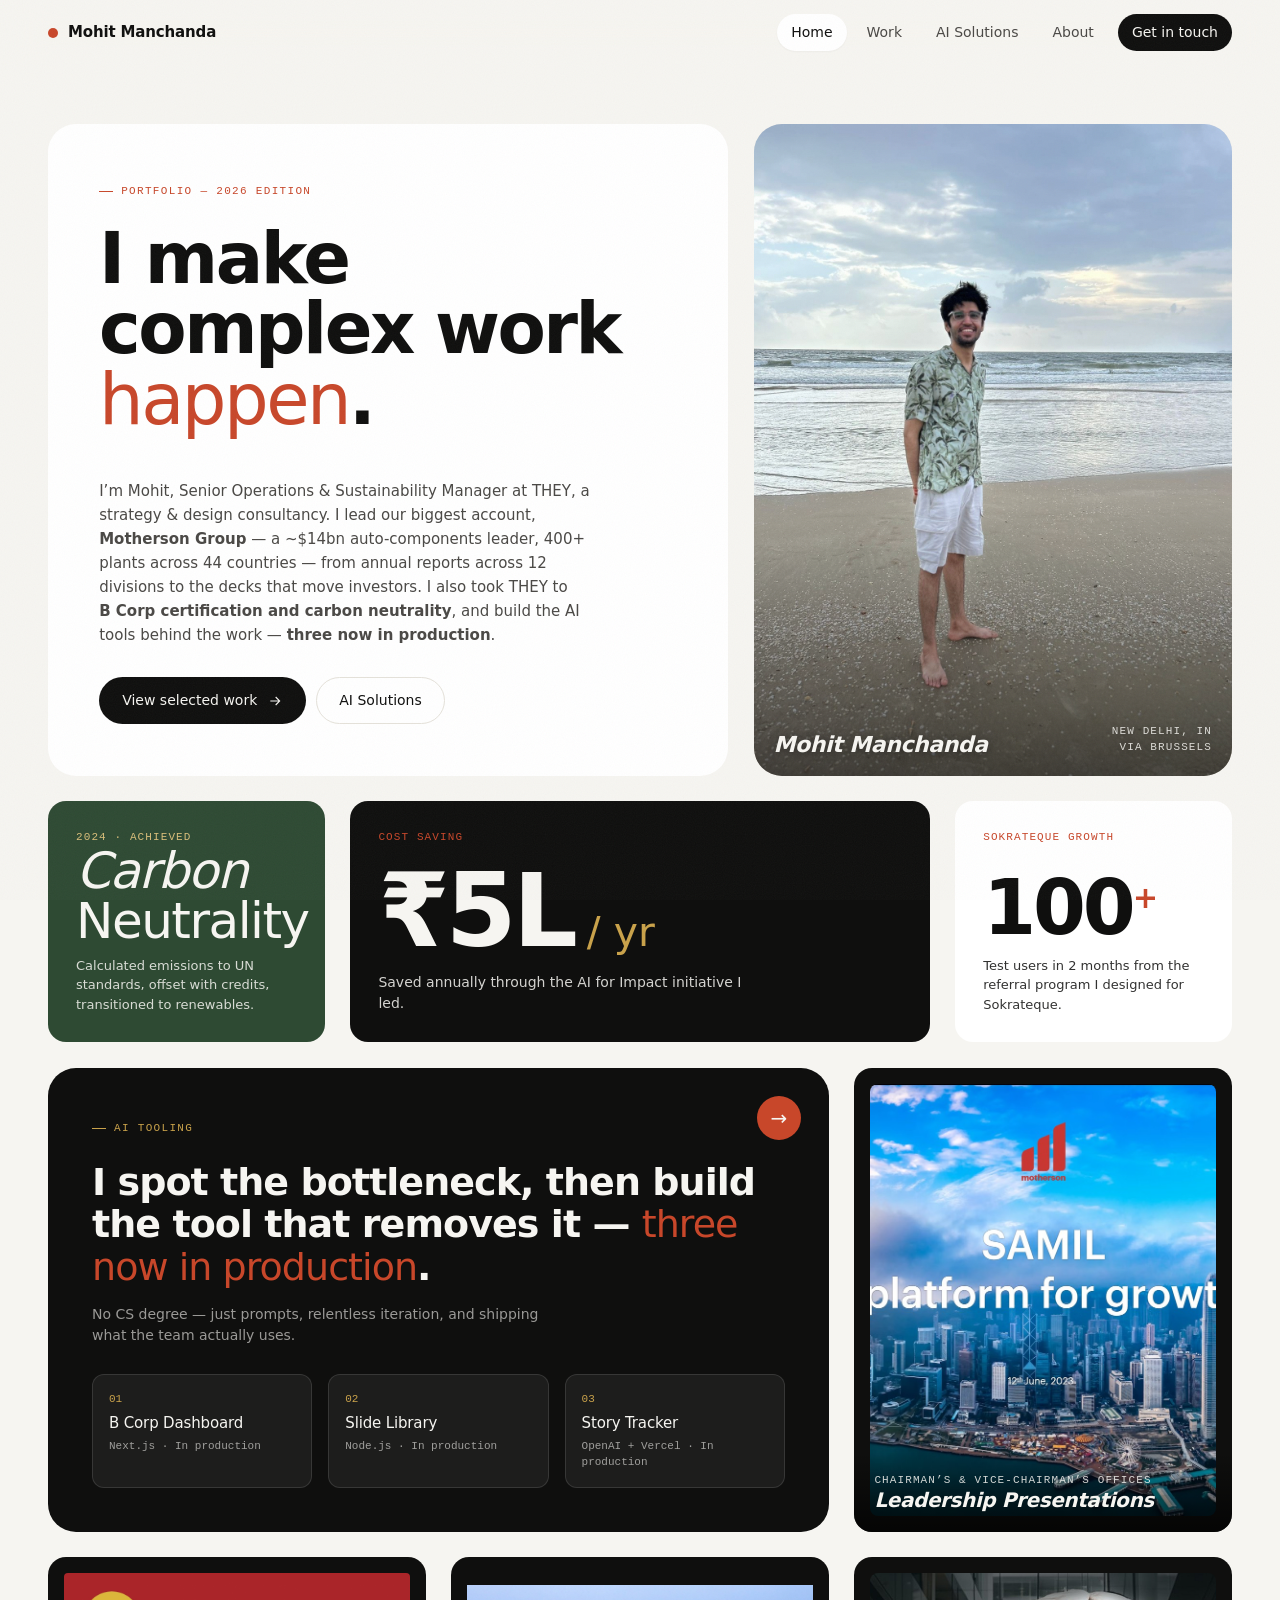
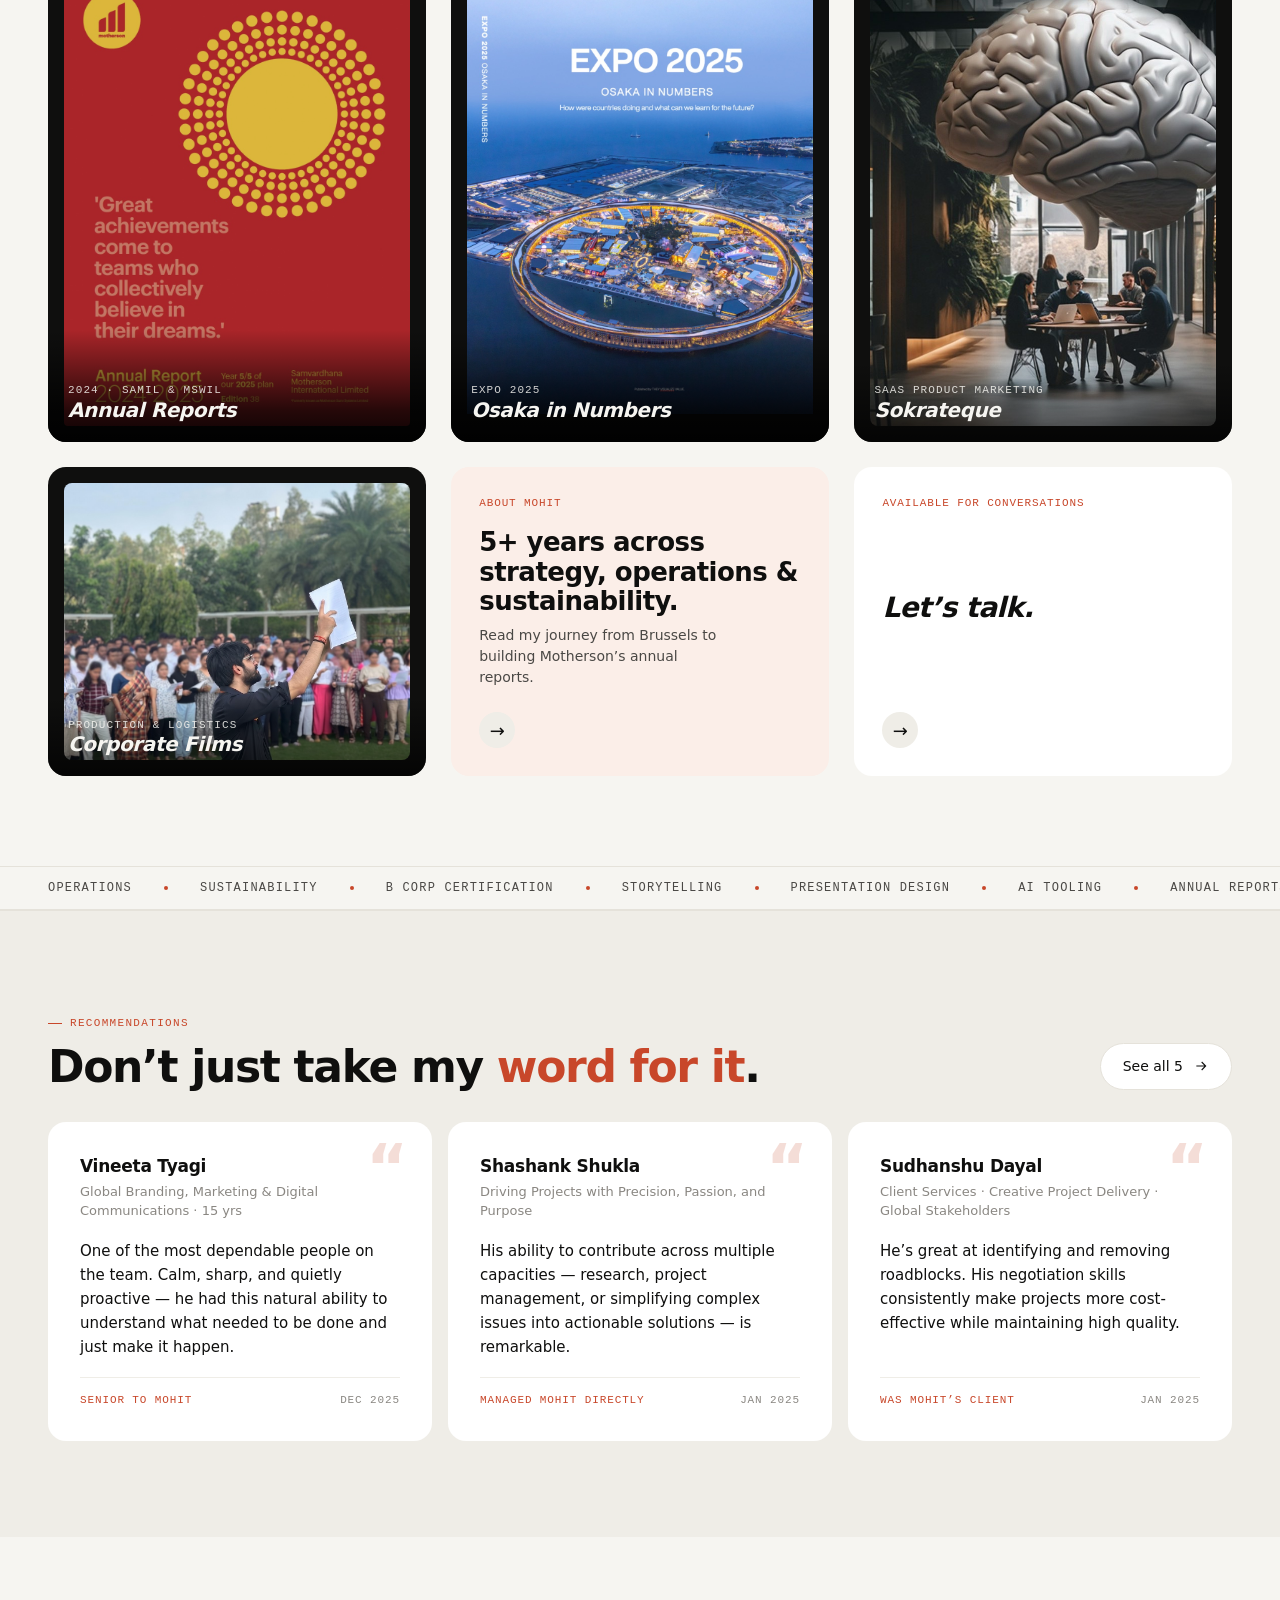
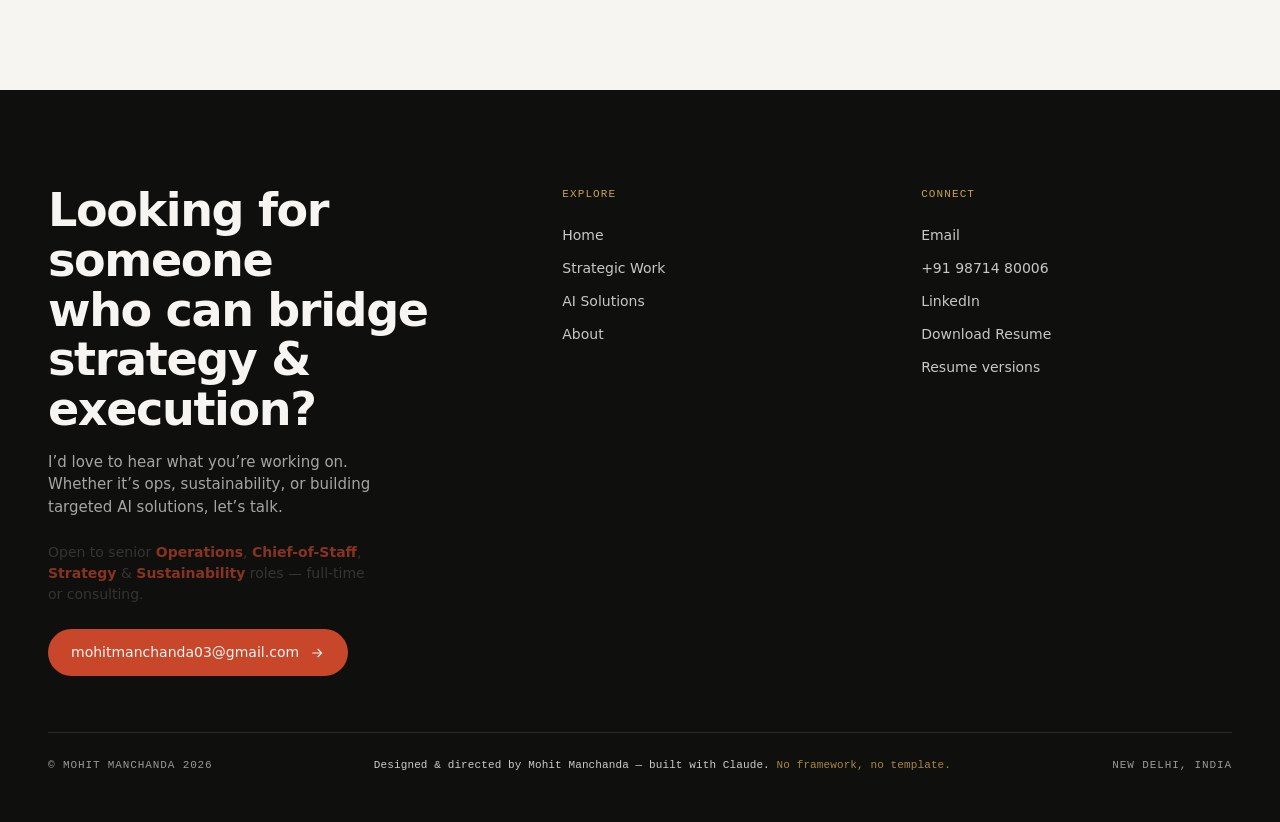
<file: index.html>
<!DOCTYPE html>
<html lang="en">
<head>
  <meta charset="UTF-8">
  <meta name="viewport" content="width=device-width, initial-scale=1.0">
  <title>Mohit Manchanda — Senior Operations & Sustainability Manager</title>
  <meta name="description" content="Senior Ops & Sustainability Manager at THEY. I work with leadership to turn strategy into delivered outcomes for THEY's biggest client, Motherson Group (a ~$14bn global auto-components leader) — I also took THEY to Carbon Neutrality, and built the AI tools the work needs.">
  <link rel="icon" type="image/svg+xml" href="favicon.svg">
  <link rel="canonical" href="https://mohitmanchanda.me/">
  <!-- Social preview -->
  <meta property="og:type" content="website">
  <meta property="og:url" content="https://mohitmanchanda.me/">
  <meta property="og:title" content="Mohit Manchanda — Operations & strategy leader for complex, high-stakes work">
  <meta property="og:description" content="Senior Ops & Sustainability Manager at THEY. Leads the work for THEY's biggest client, Motherson Group (~$14bn global auto-components leader). Took THEY to Carbon Neutrality. Builds the AI tools the work needs.">
  <meta property="og:image" content="https://mohitmanchanda.me/images/og-image.jpg">
  <meta property="og:image:width" content="1200">
  <meta property="og:image:height" content="630">
  <meta name="twitter:card" content="summary_large_image">
  <meta name="twitter:title" content="Mohit Manchanda — Operations & strategy leader for complex, high-stakes work">
  <meta name="twitter:description" content="Senior Ops & Sustainability Manager. Leads the work for Motherson Group (~$14bn auto-components leader). Took THEY to Carbon Neutrality. Builds the AI tools the work needs.">
  <meta name="twitter:image" content="https://mohitmanchanda.me/images/og-image.jpg">
  <script>
    document.documentElement.classList.add("motion");
    /* Hero intro (motion users only): the headline opens centred over a frosted
       veil, plays the gap gesture, then settles into place. We add the class
       pre-paint, hand the landing-spot deltas to CSS once the DOM exists, and
       take the class off when the run is over. Inline (not script.js) so the
       page can never get stuck mid-intro if the external script fails. */
    (function () {
      if (!matchMedia("(prefers-reduced-motion: no-preference)").matches) return;
      /* once per browsing session: a welcome, not a doormat — returning to the
         homepage mid-visit gets the static page. (Flag is set only when the
         intro actually plays; storage failures fall back to playing.) */
      try { if (sessionStorage.getItem("hero-intro") === "1") return; } catch (e) {}
      var root = document.documentElement;
      root.classList.add("intro");
      var finish = function () { root.classList.remove("intro"); root.classList.add("intro-done"); };
      var go = function () {
        var h1 = document.querySelector(".tile-hero h1");
        if (!h1 || window.scrollY > 50) { finish(); return; }
        var r = h1.getBoundingClientRect();
        root.style.setProperty("--intro-dx", ((innerWidth - r.width) / 2 - r.left).toFixed(1) + "px");
        root.style.setProperty("--intro-dy", ((innerHeight - r.height) / 2 - r.top).toFixed(1) + "px");
        /* anchor the timeline to a frame the user has actually SEEN — animation
           clocks otherwise start at style application, long before first paint,
           and the fade-in plays to nobody */
        requestAnimationFrame(function () { requestAnimationFrame(function () {
          root.classList.add("intro-go");
          try { sessionStorage.setItem("hero-intro", "1"); } catch (e) {}
          setTimeout(finish, 3500);
        }); });
      };
      if (document.readyState === "loading") addEventListener("DOMContentLoaded", go); else go();
      /* backstop: never strand the frosted page. While the tab is hidden we keep
         waiting (rAF fires on first view and the intro plays then) — but only up
         to a hard cap, after which we settle to the static page no matter what. */
      var waited = 0;
      setTimeout(function check() {
        if (root.classList.contains("intro-go")) return;
        if (document.hidden && waited < 24000) { waited += 2000; setTimeout(check, 2000); return; }
        finish();
      }, 8000);
    })();
  </script>

  <link rel="stylesheet" href="style.css">
</head>
<body>
  <a href="#main" class="skip-link">Skip to main content</a>

  <!-- Shared Nav -->
  <nav class="nav">
    <div class="nav-inner">
      <a href="index.html" class="brand">
        <span class="brand-dot"></span>
        <span>Mohit Manchanda</span>
      </a>
      <div class="nav-links">
        <a href="index.html" class="active">Home</a>
        <a href="work.html">Work</a>
        <a href="tools.html">AI Solutions</a>
        <a href="about.html">About</a>
        <a href="about.html#contact" class="nav-cta">Get in touch</a>
      </div>
      <button class="nav-toggle" aria-label="Open menu" aria-expanded="false">
        <svg viewBox="0 0 24 24" fill="none" stroke="currentColor" stroke-width="2" stroke-linecap="round">
          <line class="bar bar-top" x1="3" y1="7" x2="21" y2="7"/>
          <line class="bar bar-mid" x1="3" y1="12" x2="21" y2="12"/>
          <line class="bar bar-bot" x1="3" y1="17" x2="21" y2="17"/>
        </svg>
      </button>
    </div>
  </nav>

  <!-- ============================================
       BENTO GRID
       ============================================ -->
  <main class="bento" id="main">

    <!-- HERO -->
    <div class="tile-hero">
      <div>
        <span class="eyebrow">Portfolio &mdash; 2026 Edition</span>
        <h1>I make complex work<span class="gap-close" aria-hidden="true"></span><em>happen</em><span class="hero-period">.</span></h1>
      </div>
      <div class="hero-foot">
        <p>I&rsquo;m Mohit, Senior Operations &amp; Sustainability Manager at THEY, a strategy &amp; design consultancy. I lead our biggest account, <strong>Motherson Group</strong> &mdash; a ~$14bn auto-components leader, 400+ plants across 44 countries &mdash; from annual reports across 12 divisions to the decks that move investors. I also took THEY to <strong>B&nbsp;Corp certification and carbon neutrality</strong>, and build the AI tools behind the work &mdash; <strong>three now in production</strong>.</p>
        <div class="hero-ctas">
          <a href="work.html" class="btn-pill btn-dark">
            <span>View selected work</span>
            <svg viewBox="0 0 24 24" fill="none" stroke="currentColor" stroke-width="1.6"><path d="M5 12h14M13 6l6 6-6 6"/></svg>
          </a>
          <a href="tools.html" class="btn-pill btn-light">
            <span>AI Solutions</span>
          </a>
        </div>
      </div>
    </div>

    <!-- PORTRAIT -->
    <div class="tile-portrait">
      <img src="images/mohit-portrait.jpg" alt="Mohit Manchanda" width="1200" height="1600">
      <div class="portrait-tag">
        <span class="portrait-name"><em>Mohit Manchanda</em></span>
        <span class="portrait-meta">New Delhi, IN<br>via Brussels</span>
      </div>
    </div>

    <!-- STAT — Carbon Neutral -->
    <div class="tile-stat tile-carbon">
      <span class="stat-tag">2024 &middot; Achieved</span>
      <span class="stat-num"><em>Carbon</em><br>Neutrality</span>
      <span class="stat-sub">Calculated emissions to UN standards, offset with credits, transitioned to renewables.</span>
    </div>

    <!-- STAT — ₹5L savings -->
    <div class="tile-stat tile-saving">
      <span class="stat-tag">Cost saving</span>
      <span class="stat-num">&#8377;5L<em> / yr</em></span>
      <span class="stat-sub">Saved annually through the AI for Impact initiative I led.</span>
    </div>

    <!-- STAT — 100+ test users -->
    <div class="tile-stat tile-users">
      <span class="stat-tag">Sokrateque growth</span>
      <span class="stat-num"><span data-count="100">100</span><sup>+</sup></span>
      <span class="stat-sub">Test users in 2 months from the referral program I designed for Sokrateque.</span>
    </div>

    <!-- TOOLS — FEATURED -->
    <a href="tools.html" class="tile-tools">
      <div>
        <span class="eyebrow">AI tooling</span>
      </div>
      <h3>I spot the bottleneck, then build the tool that removes it &mdash; <em>three now in production</em>.</h3>
      <p class="tools-aside">No CS degree &mdash; just prompts, relentless iteration, and shipping what the team actually uses.</p>

      <div class="tools-row">
        <div class="tool-mini">
          <span class="tool-num">01</span>
          <span class="tool-name">B Corp Dashboard</span>
          <span class="tool-meta">Next.js &middot; In production</span>
        </div>
        <div class="tool-mini">
          <span class="tool-num">02</span>
          <span class="tool-name">Slide Library</span>
          <span class="tool-meta">Node.js &middot; In production</span>
        </div>
        <div class="tool-mini">
          <span class="tool-num">03</span>
          <span class="tool-name">Story Tracker</span>
          <span class="tool-meta">OpenAI + Vercel &middot; In production</span>
        </div>
      </div>

      <span class="tools-arrow">&rarr;</span>
    </a>

    <!-- WORK PREVIEW: Leadership Presentations -->
    <a href="work.html#leadership" class="tile-work">
      <img loading="lazy" src="images/slide-samil-platform.jpg" alt="SAMIL investor presentation title slide for Motherson">
      <div class="work-overlay">
        <div>
          <div class="work-tag">Chairman&rsquo;s &amp; Vice-Chairman&rsquo;s offices</div>
          <div class="work-title"><em>Leadership Presentations</em></div>
        </div>
      </div>
    </a>

    <!-- WORK PREVIEW: Annual Reports -->
    <a href="work.html#annual-reports" class="tile-work is-cover">
      <img loading="lazy" src="images/annual-samil-2025.jpg" alt="SAMIL Annual Report 2024-25">
      <div class="work-overlay">
        <div>
          <div class="work-tag">2024 &middot; SAMIL &amp; MSWIL</div>
          <div class="work-title"><em>Annual Reports</em></div>
        </div>
      </div>
    </a>

    <!-- WORK PREVIEW: Osaka Expo -->
    <a href="work.html#osaka" class="tile-work is-cover">
      <img loading="lazy" src="images/osaka-cover.jpg" alt="Expo 2025 Osaka in Numbers">
      <div class="work-overlay">
        <div>
          <div class="work-tag">Expo 2025</div>
          <div class="work-title"><em>Osaka in Numbers</em></div>
        </div>
      </div>
    </a>

    <!-- WORK PREVIEW: Sokrateque -->
    <a href="work.html#sokrateque" class="tile-work">
      <img loading="lazy" src="images/sokrateque-creative.jpg" alt="Sokrateque AI platform">
      <div class="work-overlay">
        <div>
          <div class="work-tag">SaaS Product Marketing</div>
          <div class="work-title"><em>Sokrateque</em></div>
        </div>
      </div>
    </a>

    <!-- WORK PREVIEW: Corporate Films -->
    <a href="work.html#films" class="tile-work">
      <img loading="lazy" src="images/mohit-directing.jpg" alt="On set of a corporate film">
      <div class="work-overlay">
        <div>
          <div class="work-tag">Production &amp; Logistics</div>
          <div class="work-title"><em>Corporate Films</em></div>
        </div>
      </div>
    </a>

    <!-- ABOUT TILE -->
    <a href="about.html" class="tile-about">
      <span class="tag tag-accent">About Mohit</span>
      <div>
        <h3>5+ years across strategy, operations &amp; sustainability.</h3>
        <p>Read my journey from Brussels to building Motherson&rsquo;s annual reports.</p>
      </div>
      <span class="contact-arrow">&rarr;</span>
    </a>

    <!-- CONTACT TILE -->
    <a href="mailto:mohitmanchanda03@gmail.com" class="tile-contact">
      <span class="tag tag-accent">Available for conversations</span>
      <h3><em>Let&rsquo;s talk.</em></h3>
      <span class="contact-arrow">&rarr;</span>
    </a>

  </main>

  <!-- Marquee band -->
  <div class="marquee">
    <div class="marquee-track">
      <span>Operations</span> <span class="dot"></span>
      <span>Sustainability</span> <span class="dot"></span>
      <span>B Corp Certification</span> <span class="dot"></span>
      <span>Storytelling</span> <span class="dot"></span>
      <span>Presentation Design</span> <span class="dot"></span>
      <span>AI Tooling</span> <span class="dot"></span>
      <span>Annual Reports</span> <span class="dot"></span>
      <span>Cross-functional Leadership</span> <span class="dot"></span>
      <span>Operations</span> <span class="dot"></span>
      <span>Sustainability</span> <span class="dot"></span>
      <span>B Corp Certification</span> <span class="dot"></span>
      <span>Storytelling</span> <span class="dot"></span>
      <span>Presentation Design</span> <span class="dot"></span>
      <span>AI Tooling</span> <span class="dot"></span>
      <span>Annual Reports</span> <span class="dot"></span>
      <span>Cross-functional Leadership</span> <span class="dot"></span>
    </div>
  </div>

  <!-- Recommendations -->
  <section class="home-recs">
    <div class="home-recs-inner">
      <div class="home-recs-head">
        <div>
          <span class="eyebrow">Recommendations</span>
          <h2 class="home-recs-title">Don&rsquo;t just take my <em>word for it</em>.</h2>
        </div>
        <a href="about.html#recommendations" class="btn-pill btn-light">
          <span>See all 5</span>
          <svg viewBox="0 0 24 24" fill="none" stroke="currentColor" stroke-width="1.6"><path d="M5 12h14M13 6l6 6-6 6"/></svg>
        </a>
      </div>

      <div class="rec-grid rec-grid-3">
        <article class="rec">
          <header class="rec-head">
            <span class="rec-name">Vineeta Tyagi</span>
            <span class="rec-title">Global Branding, Marketing &amp; Digital Communications &middot; 15 yrs</span>
          </header>
          <p class="rec-quote">One of the most dependable people on the team. Calm, sharp, and quietly proactive &mdash; he had this natural ability to understand what needed to be done and just make it happen.</p>
          <div class="rec-foot">
            <span class="rec-relation">Senior to Mohit</span>
            <span class="rec-date">Dec 2025</span>
          </div>
        </article>

        <article class="rec">
          <header class="rec-head">
            <span class="rec-name">Shashank Shukla</span>
            <span class="rec-title">Driving Projects with Precision, Passion, and Purpose</span>
          </header>
          <p class="rec-quote">His ability to contribute across multiple capacities &mdash; research, project management, or simplifying complex issues into actionable solutions &mdash; is remarkable.</p>
          <div class="rec-foot">
            <span class="rec-relation">Managed Mohit directly</span>
            <span class="rec-date">Jan 2025</span>
          </div>
        </article>

        <article class="rec">
          <header class="rec-head">
            <span class="rec-name">Sudhanshu Dayal</span>
            <span class="rec-title">Client Services &middot; Creative Project Delivery &middot; Global Stakeholders</span>
          </header>
          <p class="rec-quote">He&rsquo;s great at identifying and removing roadblocks. His negotiation skills consistently make projects more cost-effective while maintaining high quality.</p>
          <div class="rec-foot">
            <span class="rec-relation">Was Mohit&rsquo;s client</span>
            <span class="rec-date">Jan 2025</span>
          </div>
        </article>
      </div>
    </div>
  </section>

  <!-- Shared Footer -->
  <footer class="footer">
    <div class="footer-inner">
      <div class="footer-lead">
        <h3>Looking for someone<br>who can bridge<br>strategy &amp; execution?</h3>
        <p>I&rsquo;d love to hear what you&rsquo;re working on. Whether it&rsquo;s ops, sustainability, or building targeted AI solutions, let&rsquo;s talk.</p>
        <p style="margin-top: 14px; font-size: 14px; color: var(--text-soft);">Open to senior <strong style="color: var(--accent);">Operations</strong>, <strong style="color: var(--accent);">Chief-of-Staff</strong>, <strong style="color: var(--accent);">Strategy</strong> &amp; <strong style="color: var(--accent);">Sustainability</strong> roles &mdash; full-time or consulting.</p>
        <a href="mailto:mohitmanchanda03@gmail.com" class="btn-pill">
          <span>mohitmanchanda03@gmail.com</span>
          <svg viewBox="0 0 24 24" fill="none" stroke="currentColor" stroke-width="1.6"><path d="M5 12h14M13 6l6 6-6 6"/></svg>
        </a>
      </div>
      <div class="footer-col">
        <h4>Explore</h4>
        <a href="index.html">Home</a>
        <a href="work.html">Strategic Work</a>
        <a href="tools.html">AI Solutions</a>
        <a href="about.html">About</a>
      </div>
      <div class="footer-col">
        <h4>Connect</h4>
        <a href="mailto:mohitmanchanda03@gmail.com">Email</a>
        <a href="tel:+919871480006">+91 98714 80006</a>
        <a href="https://www.linkedin.com/in/mohitmanchanda/" target="_blank">LinkedIn</a>
        <a href="Mohit_creative_resume.pdf" target="_blank">Download Resume</a>
        <a href="resumes.html">Resume versions</a>
      </div>
    </div>
    <div class="footer-base">
      <span>&copy; Mohit Manchanda 2026</span>
      <span class="colophon">Designed &amp; directed by Mohit Manchanda &mdash; built with Claude. <em>No framework, no template.</em></span>
      <span>New Delhi, India</span>
    </div>
  </footer>

  <script src="script.js"></script>
</body>
</html>
</file>
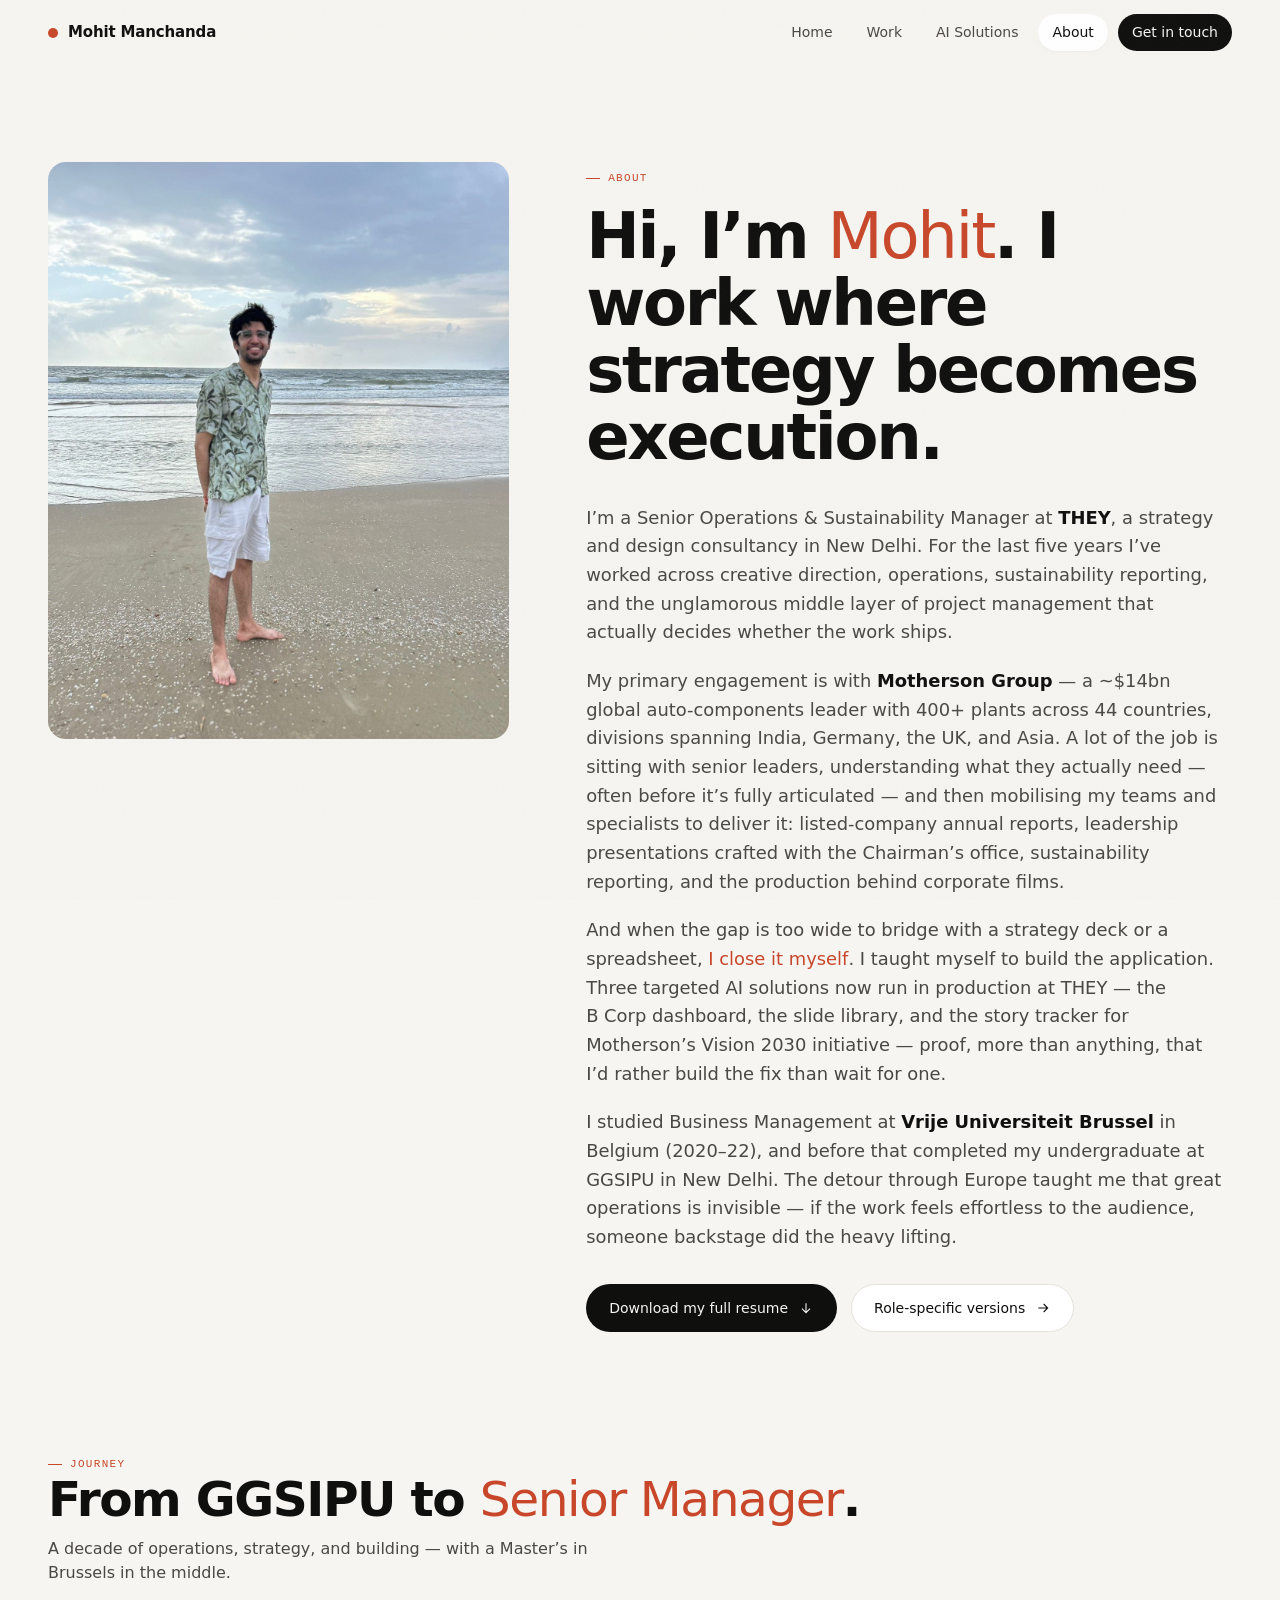
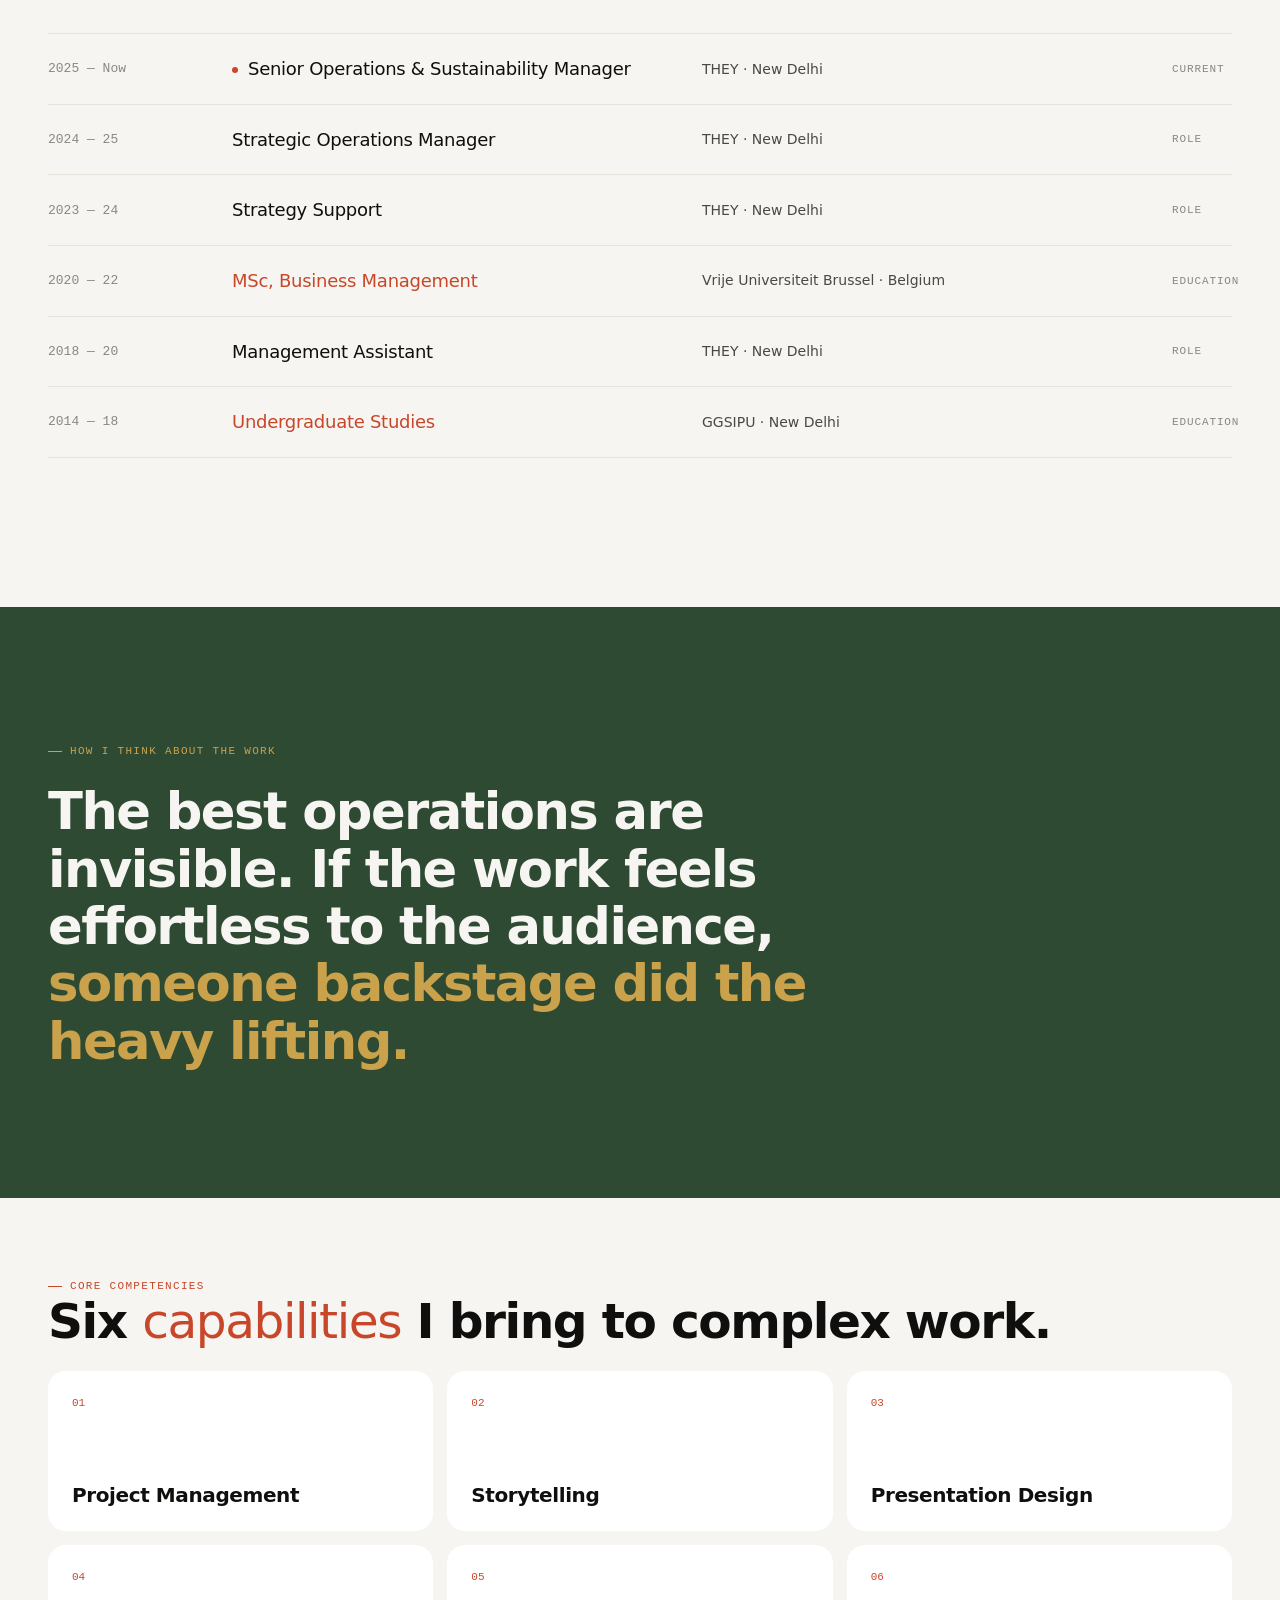
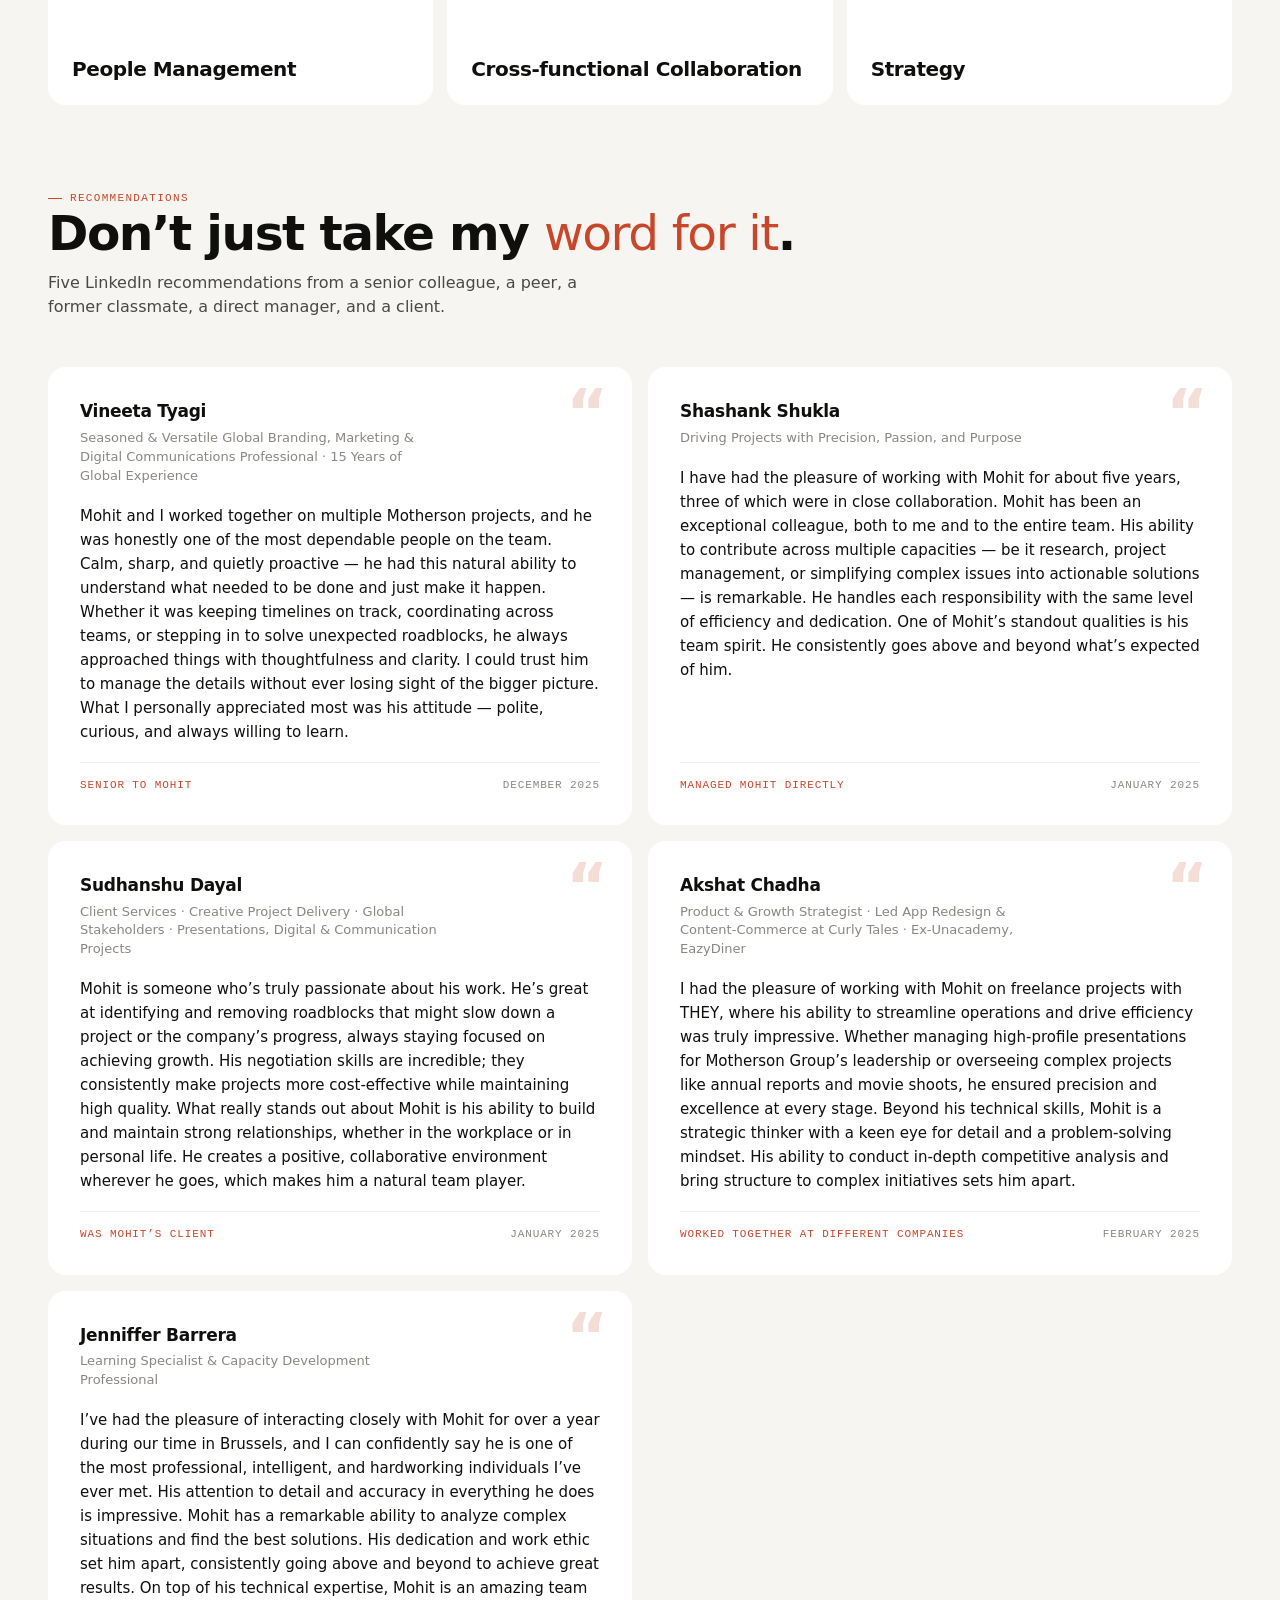
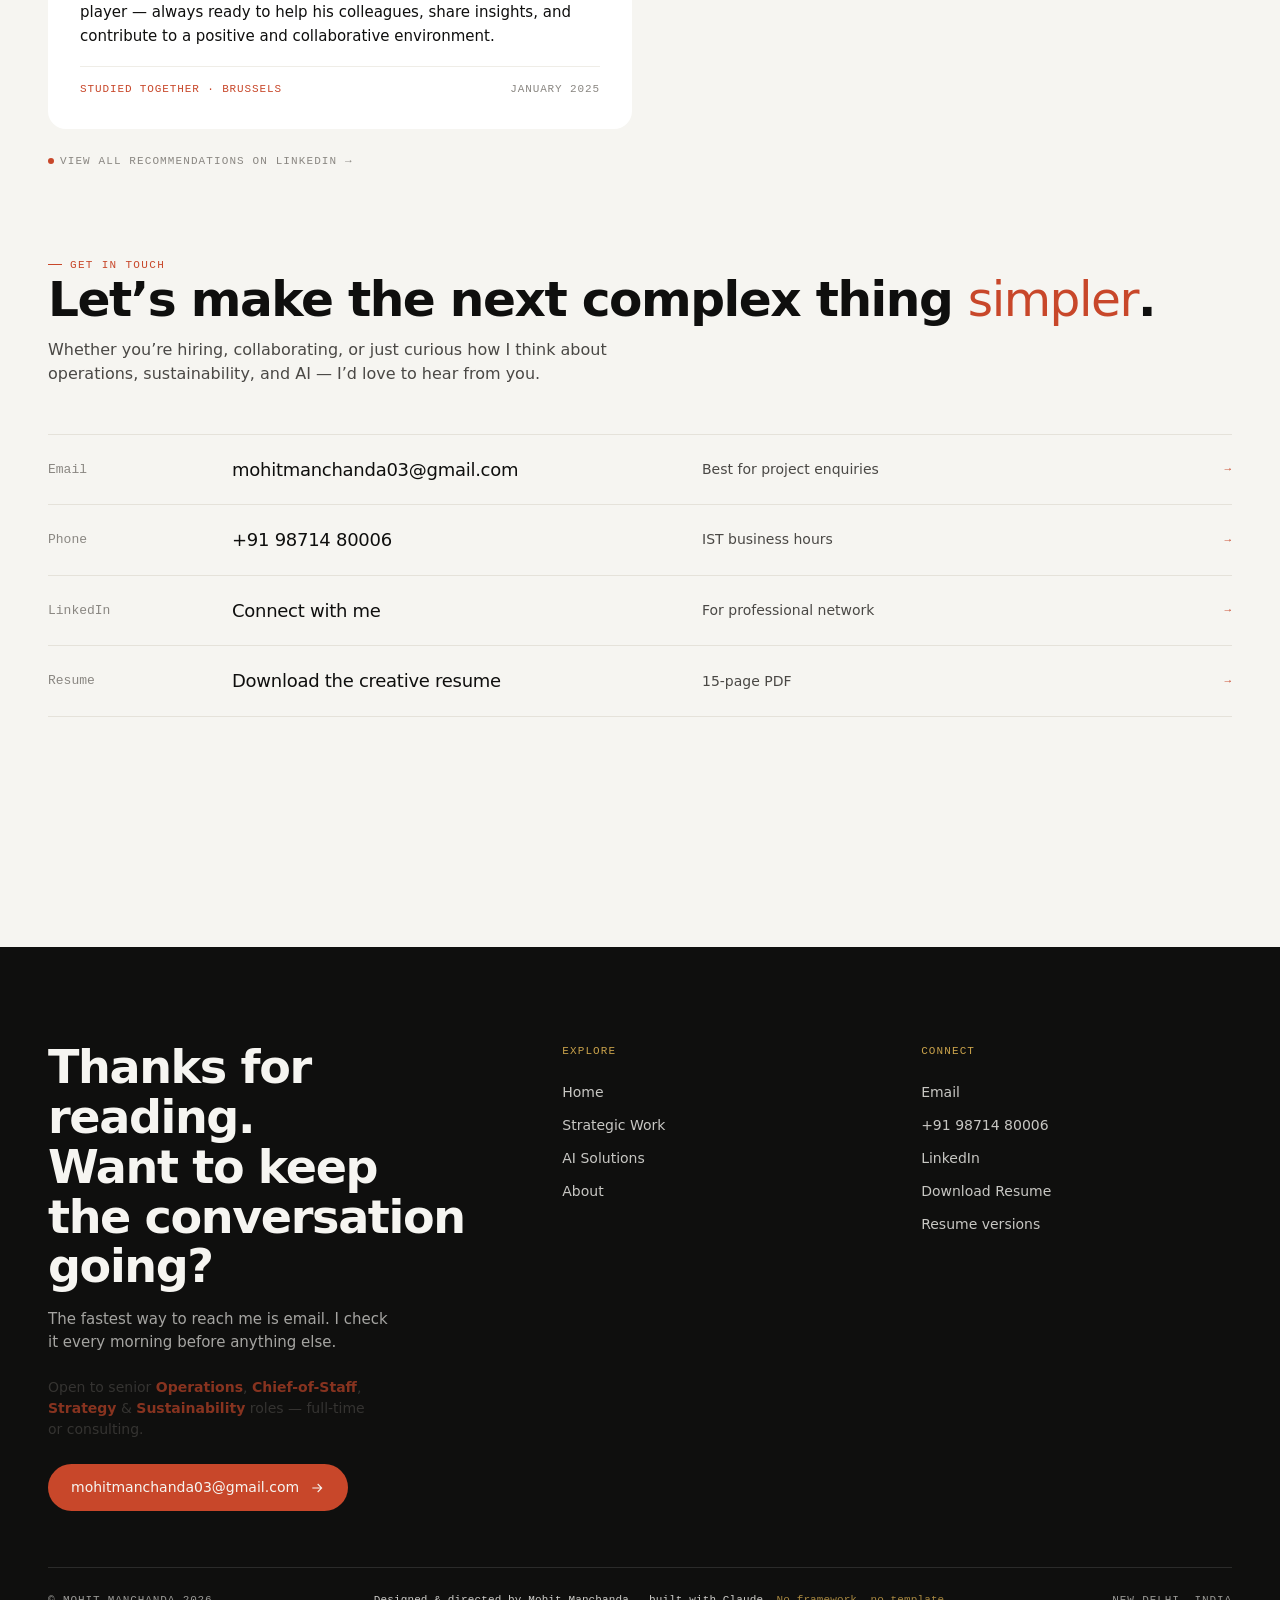
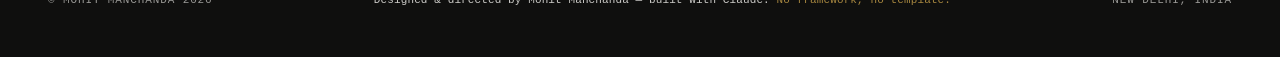
<file: about.html>
<!DOCTYPE html>
<html lang="en">
<head>
  <meta charset="UTF-8">
  <meta name="viewport" content="width=device-width, initial-scale=1.0">
  <title>About — Mohit Manchanda</title>
  <meta name="description" content="Senior Operations & Sustainability Manager at THEY. Master's from Brussels, 5+ years at THEY, leading the work for its biggest client, Motherson Group (a ~$14bn global auto-components leader).">
  <link rel="icon" type="image/svg+xml" href="favicon.svg">
  <link rel="canonical" href="https://mohitmanchanda.me/about">
  <meta property="og:type" content="website">
  <meta property="og:url" content="https://mohitmanchanda.me/about">
  <meta property="og:title" content="About — Mohit Manchanda">
  <meta property="og:description" content="I work where strategy becomes execution. Senior Ops & Sustainability Manager at THEY, with recommendations from colleagues, managers, and clients.">
  <meta property="og:image" content="https://mohitmanchanda.me/images/og-image.jpg">
  <meta property="og:image:width" content="1200">
  <meta property="og:image:height" content="630">
  <meta name="twitter:card" content="summary_large_image">
  <meta name="twitter:title" content="About — Mohit Manchanda">
  <meta name="twitter:description" content="I work where strategy becomes execution. 5+ years bridging ops, sustainability, and tooling.">
  <meta name="twitter:image" content="https://mohitmanchanda.me/images/og-image.jpg">
  <script>document.documentElement.classList.add("motion");</script>

  <link rel="stylesheet" href="style.css">
</head>
<body>
  <a href="#main" class="skip-link">Skip to main content</a>

  <nav class="nav">
    <div class="nav-inner">
      <a href="index.html" class="brand">
        <span class="brand-dot"></span>
        <span>Mohit Manchanda</span>
      </a>
      <div class="nav-links">
        <a href="index.html">Home</a>
        <a href="work.html">Work</a>
        <a href="tools.html">AI Solutions</a>
        <a href="about.html" class="active">About</a>
        <a href="#contact" class="nav-cta">Get in touch</a>
      </div>
      <button class="nav-toggle" aria-label="Open menu" aria-expanded="false">
        <svg viewBox="0 0 24 24" fill="none" stroke="currentColor" stroke-width="2" stroke-linecap="round">
          <line class="bar bar-top" x1="3" y1="7" x2="21" y2="7"/>
          <line class="bar bar-mid" x1="3" y1="12" x2="21" y2="12"/>
          <line class="bar bar-bot" x1="3" y1="17" x2="21" y2="17"/>
        </svg>
      </button>
    </div>
  </nav>

  <!-- ABOUT -->
  <section class="about-layout" id="main">
    <div class="about-photo">
      <img src="images/mohit-portrait.jpg" alt="Mohit Manchanda">
    </div>

    <div class="about-content">
      <span class="eyebrow">About</span>
      <h1>Hi, I&rsquo;m <em>Mohit</em>. I work where strategy becomes execution.</h1>

      <p>I&rsquo;m a Senior Operations &amp; Sustainability Manager at <strong>THEY</strong>, a strategy and design consultancy in New Delhi. For the last five years I&rsquo;ve worked across creative direction, operations, sustainability reporting, and the unglamorous middle layer of project management that actually decides whether the work ships.</p>

      <p>My primary engagement is with <strong>Motherson Group</strong> &mdash; a ~$14bn global auto-components leader with 400+ plants across 44 countries, divisions spanning India, Germany, the UK, and Asia. A lot of the job is sitting with senior leaders, understanding what they actually need &mdash; often before it&rsquo;s fully articulated &mdash; and then mobilising my teams and specialists to deliver it: listed-company annual reports, leadership presentations crafted with the Chairman&rsquo;s office, sustainability reporting, and the production behind corporate films.</p>

      <p>And when the gap is too wide to bridge with a strategy deck or a spreadsheet, <em>I close it myself</em>. I taught myself to build the application. Three targeted AI solutions now run in production at THEY &mdash; the B&nbsp;Corp dashboard, the slide library, and the story tracker for Motherson&rsquo;s Vision 2030 initiative &mdash; proof, more than anything, that I&rsquo;d rather build the fix than wait for one.</p>

      <p>I studied Business Management at <strong>Vrije Universiteit Brussel</strong> in Belgium (2020&ndash;22), and before that completed my undergraduate at GGSIPU in New Delhi. The detour through Europe taught me that great operations is invisible &mdash; if the work feels effortless to the audience, someone backstage did the heavy lifting.</p>

      <p style="margin-top: 32px; display: flex; flex-wrap: wrap; gap: 14px; align-items: center;">
        <a href="Mohit_creative_resume.pdf" target="_blank" class="btn-pill btn-dark">
          <span>Download my full resume</span>
          <svg viewBox="0 0 24 24" fill="none" stroke="currentColor" stroke-width="1.6"><path d="M12 5v14M6 13l6 6 6-6"/></svg>
        </a>
        <a href="resumes.html" class="btn-pill btn-light">
          <span>Role-specific versions</span>
          <svg viewBox="0 0 24 24" fill="none" stroke="currentColor" stroke-width="1.6"><path d="M5 12h14M13 6l6 6-6 6"/></svg>
        </a>
      </p>
    </div>
  </section>

  <!-- JOURNEY -->
  <section class="journey-section">
    <span class="eyebrow">Journey</span>
    <h2 class="section-title">From GGSIPU to <em>Senior Manager</em>.</h2>
    <p class="section-sub">A decade of operations, strategy, and building &mdash; with a Master&rsquo;s in Brussels in the middle.</p>

    <div class="journey">
      <div class="journey-row j-current">
        <span class="j-year">2025 &mdash; Now</span>
        <span class="j-role">Senior Operations &amp; Sustainability Manager</span>
        <span class="j-org">THEY &middot; New Delhi</span>
        <span class="j-tag">Current</span>
      </div>
      <div class="journey-row">
        <span class="j-year">2024 &mdash; 25</span>
        <span class="j-role">Strategic Operations Manager</span>
        <span class="j-org">THEY &middot; New Delhi</span>
        <span class="j-tag">Role</span>
      </div>
      <div class="journey-row">
        <span class="j-year">2023 &mdash; 24</span>
        <span class="j-role">Strategy Support</span>
        <span class="j-org">THEY &middot; New Delhi</span>
        <span class="j-tag">Role</span>
      </div>
      <div class="journey-row j-edu">
        <span class="j-year">2020 &mdash; 22</span>
        <span class="j-role">MSc, Business Management</span>
        <span class="j-org">Vrije Universiteit Brussel &middot; Belgium</span>
        <span class="j-tag">Education</span>
      </div>
      <div class="journey-row">
        <span class="j-year">2018 &mdash; 20</span>
        <span class="j-role">Management Assistant</span>
        <span class="j-org">THEY &middot; New Delhi</span>
        <span class="j-tag">Role</span>
      </div>
      <div class="journey-row j-edu">
        <span class="j-year">2014 &mdash; 18</span>
        <span class="j-role">Undergraduate Studies</span>
        <span class="j-org">GGSIPU &middot; New Delhi</span>
        <span class="j-tag">Education</span>
      </div>
    </div>
  </section>

  <!-- Breather band -->
  <section class="statement-band is-moss">
    <div class="statement-band-inner">
      <span class="statement-eyebrow">How I think about the work</span>
      <p>The best operations are invisible. If the work feels effortless to the audience, <span class="accent">someone backstage did the heavy lifting.</span></p>
    </div>
  </section>

  <!-- SKILLS -->
  <section class="journey-section">
    <span class="eyebrow">Core Competencies</span>
    <h2 class="section-title">Six <em>capabilities</em> I bring to complex work.</h2>

    <div class="skills-grid">
      <div class="skill-card">
        <span class="skill-num">01</span>
        <span class="skill-name">Project Management</span>
      </div>
      <div class="skill-card">
        <span class="skill-num">02</span>
        <span class="skill-name">Storytelling</span>
      </div>
      <div class="skill-card">
        <span class="skill-num">03</span>
        <span class="skill-name">Presentation Design</span>
      </div>
      <div class="skill-card">
        <span class="skill-num">04</span>
        <span class="skill-name">People Management</span>
      </div>
      <div class="skill-card">
        <span class="skill-num">05</span>
        <span class="skill-name">Cross-functional Collaboration</span>
      </div>
      <div class="skill-card">
        <span class="skill-num">06</span>
        <span class="skill-name">Strategy</span>
      </div>
    </div>
  </section>

  <!-- RECOMMENDATIONS -->
  <section class="journey-section" id="recommendations" style="scroll-margin-top: 90px;">
    <span class="eyebrow">Recommendations</span>
    <h2 class="section-title">Don&rsquo;t just take my <em>word for it</em>.</h2>
    <p class="section-sub">Five LinkedIn recommendations from a senior colleague, a peer, a former classmate, a direct manager, and a client.</p>

    <div class="rec-grid">

      <article class="rec">
        <header class="rec-head">
          <span class="rec-name">Vineeta Tyagi</span>
          <span class="rec-title">Seasoned &amp; Versatile Global Branding, Marketing &amp; Digital Communications Professional &middot; 15 Years of Global Experience</span>
        </header>
        <p class="rec-quote">Mohit and I worked together on multiple Motherson projects, and he was honestly one of the most dependable people on the team. Calm, sharp, and quietly proactive &mdash; he had this natural ability to understand what needed to be done and just make it happen. Whether it was keeping timelines on track, coordinating across teams, or stepping in to solve unexpected roadblocks, he always approached things with thoughtfulness and clarity. I could trust him to manage the details without ever losing sight of the bigger picture. What I personally appreciated most was his attitude &mdash; polite, curious, and always willing to learn.</p>
        <div class="rec-foot">
          <span class="rec-relation">Senior to Mohit</span>
          <span class="rec-date">December 2025</span>
        </div>
      </article>

      <article class="rec">
        <header class="rec-head">
          <span class="rec-name">Shashank Shukla</span>
          <span class="rec-title">Driving Projects with Precision, Passion, and Purpose</span>
        </header>
        <p class="rec-quote">I have had the pleasure of working with Mohit for about five years, three of which were in close collaboration. Mohit has been an exceptional colleague, both to me and to the entire team. His ability to contribute across multiple capacities &mdash; be it research, project management, or simplifying complex issues into actionable solutions &mdash; is remarkable. He handles each responsibility with the same level of efficiency and dedication. One of Mohit&rsquo;s standout qualities is his team spirit. He consistently goes above and beyond what&rsquo;s expected of him.</p>
        <div class="rec-foot">
          <span class="rec-relation">Managed Mohit directly</span>
          <span class="rec-date">January 2025</span>
        </div>
      </article>

      <article class="rec">
        <header class="rec-head">
          <span class="rec-name">Sudhanshu Dayal</span>
          <span class="rec-title">Client Services &middot; Creative Project Delivery &middot; Global Stakeholders &middot; Presentations, Digital &amp; Communication Projects</span>
        </header>
        <p class="rec-quote">Mohit is someone who&rsquo;s truly passionate about his work. He&rsquo;s great at identifying and removing roadblocks that might slow down a project or the company&rsquo;s progress, always staying focused on achieving growth. His negotiation skills are incredible; they consistently make projects more cost-effective while maintaining high quality. What really stands out about Mohit is his ability to build and maintain strong relationships, whether in the workplace or in personal life. He creates a positive, collaborative environment wherever he goes, which makes him a natural team player.</p>
        <div class="rec-foot">
          <span class="rec-relation">Was Mohit&rsquo;s client</span>
          <span class="rec-date">January 2025</span>
        </div>
      </article>

      <article class="rec">
        <header class="rec-head">
          <span class="rec-name">Akshat Chadha</span>
          <span class="rec-title">Product &amp; Growth Strategist &middot; Led App Redesign &amp; Content-Commerce at Curly Tales &middot; Ex-Unacademy, EazyDiner</span>
        </header>
        <p class="rec-quote">I had the pleasure of working with Mohit on freelance projects with THEY, where his ability to streamline operations and drive efficiency was truly impressive. Whether managing high-profile presentations for Motherson Group&rsquo;s leadership or overseeing complex projects like annual reports and movie shoots, he ensured precision and excellence at every stage. Beyond his technical skills, Mohit is a strategic thinker with a keen eye for detail and a problem-solving mindset. His ability to conduct in-depth competitive analysis and bring structure to complex initiatives sets him apart.</p>
        <div class="rec-foot">
          <span class="rec-relation">Worked together at different companies</span>
          <span class="rec-date">February 2025</span>
        </div>
      </article>

      <article class="rec">
        <header class="rec-head">
          <span class="rec-name">Jenniffer Barrera</span>
          <span class="rec-title">Learning Specialist &amp; Capacity Development Professional</span>
        </header>
        <p class="rec-quote">I&rsquo;ve had the pleasure of interacting closely with Mohit for over a year during our time in Brussels, and I can confidently say he is one of the most professional, intelligent, and hardworking individuals I&rsquo;ve ever met. His attention to detail and accuracy in everything he does is impressive. Mohit has a remarkable ability to analyze complex situations and find the best solutions. His dedication and work ethic set him apart, consistently going above and beyond to achieve great results. On top of his technical expertise, Mohit is an amazing team player &mdash; always ready to help his colleagues, share insights, and contribute to a positive and collaborative environment.</p>
        <div class="rec-foot">
          <span class="rec-relation">Studied together &middot; Brussels</span>
          <span class="rec-date">January 2025</span>
        </div>
      </article>

    </div>

    <a href="https://www.linkedin.com/in/mohitmanchanda/" target="_blank" class="rec-source">View all recommendations on LinkedIn &rarr;</a>
  </section>

  <!-- CONTACT -->
  <section class="journey-section" id="contact">
    <span class="eyebrow">Get in Touch</span>
    <h2 class="section-title">Let&rsquo;s make the next complex thing <em>simpler</em>.</h2>
    <p class="section-sub">Whether you&rsquo;re hiring, collaborating, or just curious how I think about operations, sustainability, and AI &mdash; I&rsquo;d love to hear from you.</p>

    <div class="journey">
      <a href="mailto:mohitmanchanda03@gmail.com" class="journey-row" style="text-decoration: none;">
        <span class="j-year">Email</span>
        <span class="j-role">mohitmanchanda03@gmail.com</span>
        <span class="j-org">Best for project enquiries</span>
        <span class="j-tag" style="text-align: right; color: var(--accent);">&rarr;</span>
      </a>
      <a href="tel:+919871480006" class="journey-row" style="text-decoration: none;">
        <span class="j-year">Phone</span>
        <span class="j-role">+91 98714 80006</span>
        <span class="j-org">IST business hours</span>
        <span class="j-tag" style="text-align: right; color: var(--accent);">&rarr;</span>
      </a>
      <a href="https://www.linkedin.com/in/mohitmanchanda/" target="_blank" class="journey-row" style="text-decoration: none;">
        <span class="j-year">LinkedIn</span>
        <span class="j-role">Connect with me</span>
        <span class="j-org">For professional network</span>
        <span class="j-tag" style="text-align: right; color: var(--accent);">&rarr;</span>
      </a>
      <a href="Mohit_creative_resume.pdf" target="_blank" class="journey-row" style="text-decoration: none;">
        <span class="j-year">Resume</span>
        <span class="j-role">Download the creative resume</span>
        <span class="j-org">15-page PDF</span>
        <span class="j-tag" style="text-align: right; color: var(--accent);">&rarr;</span>
      </a>
    </div>
  </section>

  <!-- Footer -->
  <footer class="footer">
    <div class="footer-inner">
      <div class="footer-lead">
        <h3>Thanks for reading.<br>Want to keep<br>the conversation going?</h3>
        <p>The fastest way to reach me is email. I check it every morning before anything else.</p>
        <p style="margin-top: 12px; font-size: 14px; color: var(--text-soft);">Open to senior <strong style="color: var(--accent);">Operations</strong>, <strong style="color: var(--accent);">Chief-of-Staff</strong>, <strong style="color: var(--accent);">Strategy</strong> &amp; <strong style="color: var(--accent);">Sustainability</strong> roles &mdash; full-time or consulting.</p>
        <a href="mailto:mohitmanchanda03@gmail.com" class="btn-pill">
          <span>mohitmanchanda03@gmail.com</span>
          <svg viewBox="0 0 24 24" fill="none" stroke="currentColor" stroke-width="1.6"><path d="M5 12h14M13 6l6 6-6 6"/></svg>
        </a>
      </div>
      <div class="footer-col">
        <h4>Explore</h4>
        <a href="index.html">Home</a>
        <a href="work.html">Strategic Work</a>
        <a href="tools.html">AI Solutions</a>
        <a href="about.html">About</a>
      </div>
      <div class="footer-col">
        <h4>Connect</h4>
        <a href="mailto:mohitmanchanda03@gmail.com">Email</a>
        <a href="tel:+919871480006">+91 98714 80006</a>
        <a href="https://www.linkedin.com/in/mohitmanchanda/" target="_blank">LinkedIn</a>
        <a href="Mohit_creative_resume.pdf" target="_blank">Download Resume</a>
        <a href="resumes.html">Resume versions</a>
      </div>
    </div>
    <div class="footer-base">
      <span>&copy; Mohit Manchanda 2026</span>
      <span class="colophon">Designed &amp; directed by Mohit Manchanda &mdash; built with Claude. <em>No framework, no template.</em></span>
      <span>New Delhi, India</span>
    </div>
  </footer>

  <script src="script.js"></script>
</body>
</html>
</file>
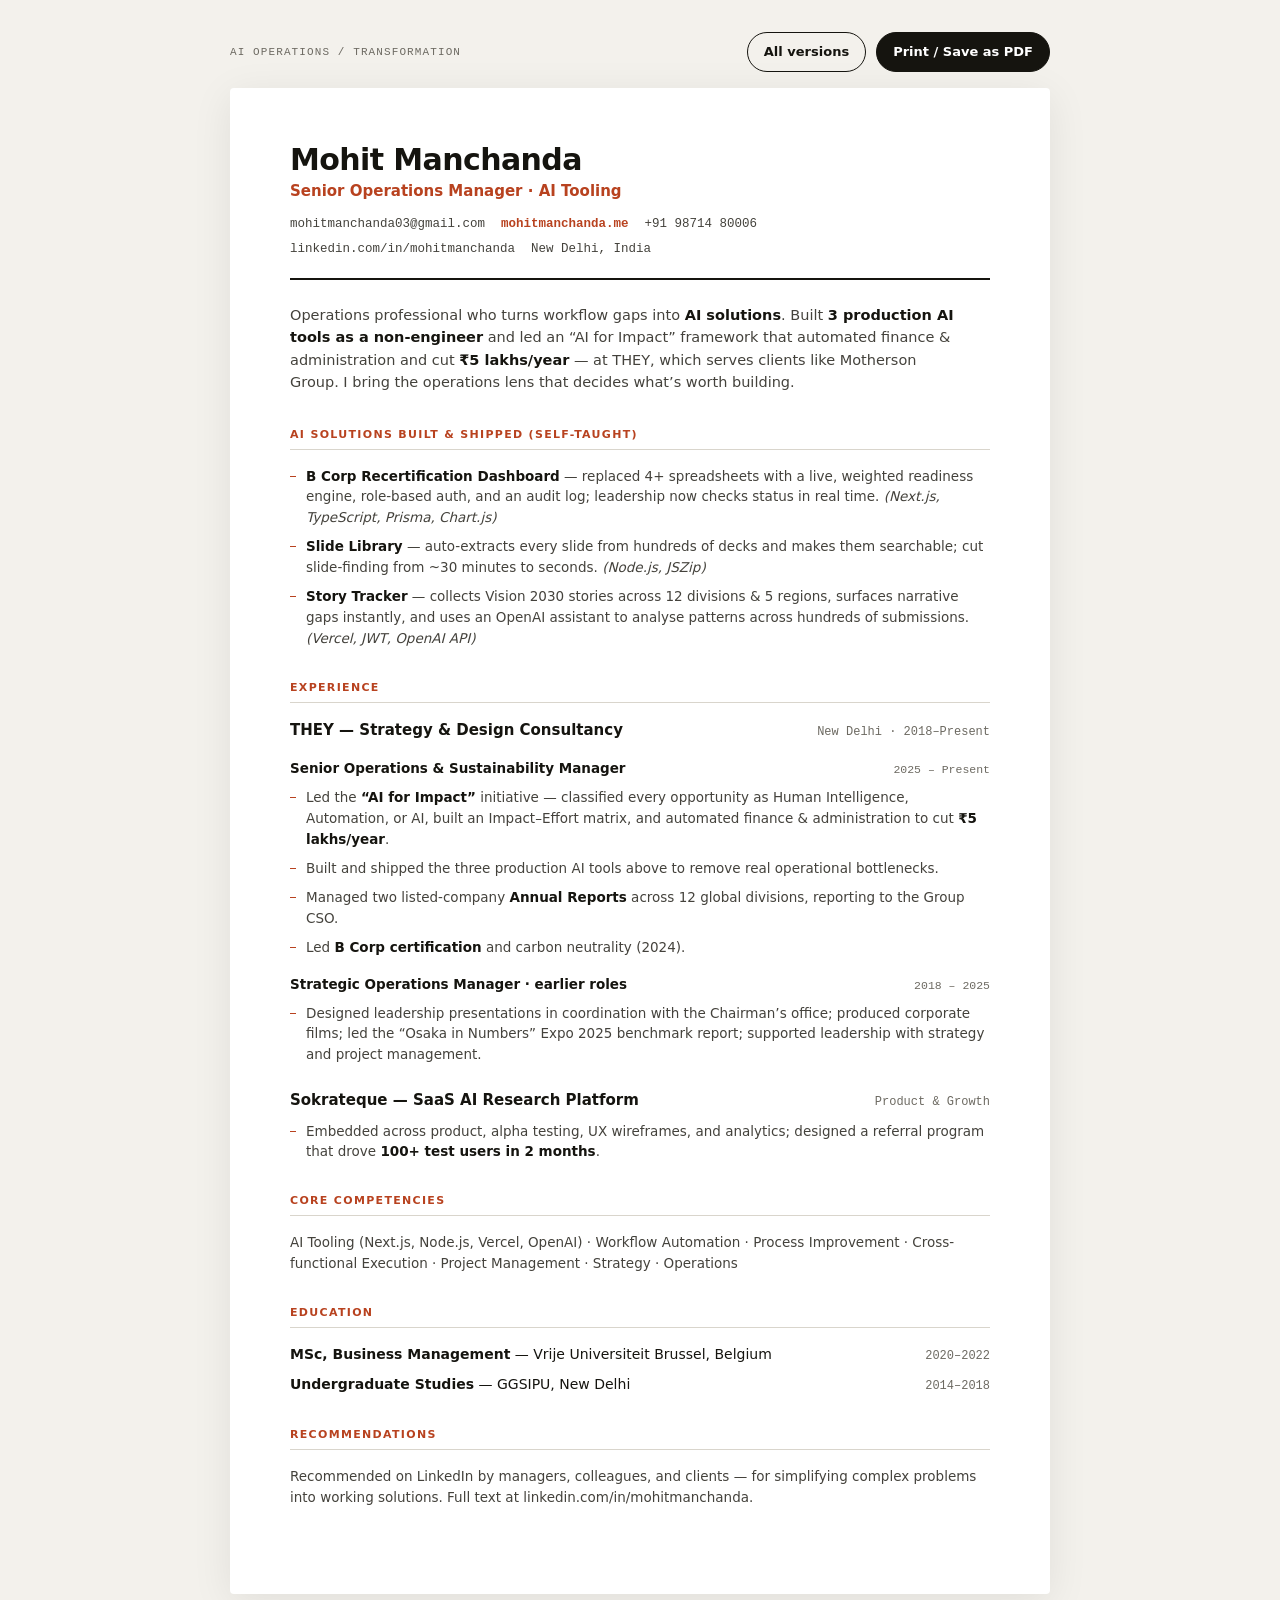
<file: resume-ai.html>
<!DOCTYPE html>
<html lang="en">
<head>
  <meta charset="UTF-8">
  <meta name="viewport" content="width=device-width, initial-scale=1.0">
  <title>Mohit Manchanda — Resume (AI Operations / Transformation)</title>
  <link rel="icon" type="image/svg+xml" href="favicon.svg">
  <link rel="stylesheet" href="resume.css">
</head>
<body>

  <div class="actions">
    <span class="ver">AI Operations / Transformation</span>
    <a href="resumes.html" class="btn ghost">All versions</a>
    <button class="btn" onclick="window.print()">Print / Save as PDF</button>
  </div>

  <div class="sheet">
    <header>
      <h1>Mohit Manchanda</h1>
      <div class="role">Senior Operations Manager &middot; AI Tooling</div>
      <div class="contact">
        <a href="mailto:mohitmanchanda03@gmail.com">mohitmanchanda03@gmail.com</a>
        <a class="portfolio" href="https://mohitmanchanda.me">mohitmanchanda.me</a>
        <span>+91 98714 80006</span>
        <a href="https://www.linkedin.com/in/mohitmanchanda/">linkedin.com/in/mohitmanchanda</a>
        <span>New Delhi, India</span>
      </div>
    </header>

    <p class="summary">
      Operations professional who turns workflow gaps into <strong>AI solutions</strong>. Built <strong>3 production AI tools as a non-engineer</strong> and led an &ldquo;AI for Impact&rdquo; framework that automated finance &amp; administration and cut <strong>&#8377;5 lakhs/year</strong> &mdash; at THEY, which serves clients like Motherson Group. I bring the operations lens that decides what&rsquo;s worth building.
    </p>

    <section>
      <h2>AI Solutions Built &amp; Shipped (self-taught)</h2>
      <div class="entry">
        <ul>
          <li><strong>B&nbsp;Corp Recertification Dashboard</strong> &mdash; replaced 4+ spreadsheets with a live, weighted readiness engine, role-based auth, and an audit log; leadership now checks status in real time. <em>(Next.js, TypeScript, Prisma, Chart.js)</em></li>
          <li><strong>Slide Library</strong> &mdash; auto-extracts every slide from hundreds of decks and makes them searchable; cut slide-finding from ~30 minutes to seconds. <em>(Node.js, JSZip)</em></li>
          <li><strong>Story Tracker</strong> &mdash; collects Vision 2030 stories across 12 divisions &amp; 5 regions, surfaces narrative gaps instantly, and uses an OpenAI assistant to analyse patterns across hundreds of submissions. <em>(Vercel, JWT, OpenAI API)</em></li>
        </ul>
      </div>
    </section>

    <section>
      <h2>Experience</h2>
      <div class="entry">
        <div class="org">
          <span class="org-name">THEY &mdash; Strategy &amp; Design Consultancy</span>
          <span class="org-meta">New Delhi &middot; 2018&ndash;Present</span>
        </div>

        <div class="role-line">
          <span class="role-title">Senior Operations &amp; Sustainability Manager</span>
          <span class="role-dates">2025 &ndash; Present</span>
        </div>
        <ul>
          <li>Led the <strong>&ldquo;AI for Impact&rdquo;</strong> initiative &mdash; classified every opportunity as Human Intelligence, Automation, or AI, built an Impact&ndash;Effort matrix, and automated finance &amp; administration to cut <strong>&#8377;5 lakhs/year</strong>.</li>
          <li>Built and shipped the three production AI tools above to remove real operational bottlenecks.</li>
          <li>Managed two listed-company <strong>Annual Reports</strong> across 12 global divisions, reporting to the Group CSO.</li>
          <li>Led <strong>B&nbsp;Corp certification</strong> and carbon neutrality (2024).</li>
        </ul>

        <div class="role-line">
          <span class="role-title">Strategic Operations Manager &middot; earlier roles</span>
          <span class="role-dates">2018 &ndash; 2025</span>
        </div>
        <ul>
          <li>Designed leadership presentations in coordination with the Chairman&rsquo;s office; produced corporate films; led the &ldquo;Osaka in Numbers&rdquo; Expo&nbsp;2025 benchmark report; supported leadership with strategy and project management.</li>
        </ul>
      </div>

      <div class="entry">
        <div class="org">
          <span class="org-name">Sokrateque &mdash; SaaS AI Research Platform</span>
          <span class="org-meta">Product &amp; Growth</span>
        </div>
        <ul>
          <li>Embedded across product, alpha testing, UX wireframes, and analytics; designed a referral program that drove <strong>100+ test users in 2 months</strong>.</li>
        </ul>
      </div>
    </section>

    <section>
      <h2>Core Competencies</h2>
      <p class="skills">AI Tooling (Next.js, Node.js, Vercel, OpenAI) · Workflow Automation · Process Improvement · Cross-functional Execution · Project Management · Strategy · Operations</p>
    </section>

    <section>
      <h2>Education</h2>
      <div class="edu"><span><b>MSc, Business Management</b> &mdash; Vrije Universiteit Brussel, Belgium</span><span class="org-meta">2020&ndash;2022</span></div>
      <div class="edu"><span><b>Undergraduate Studies</b> &mdash; GGSIPU, New Delhi</span><span class="org-meta">2014&ndash;2018</span></div>
    </section>

    <section>
      <h2>Recommendations</h2>
      <p class="skills">Recommended on LinkedIn by managers, colleagues, and clients &mdash; for simplifying complex problems into working solutions. Full text at linkedin.com/in/mohitmanchanda.</p>
    </section>
  </div>

</body>
</html>
</file>
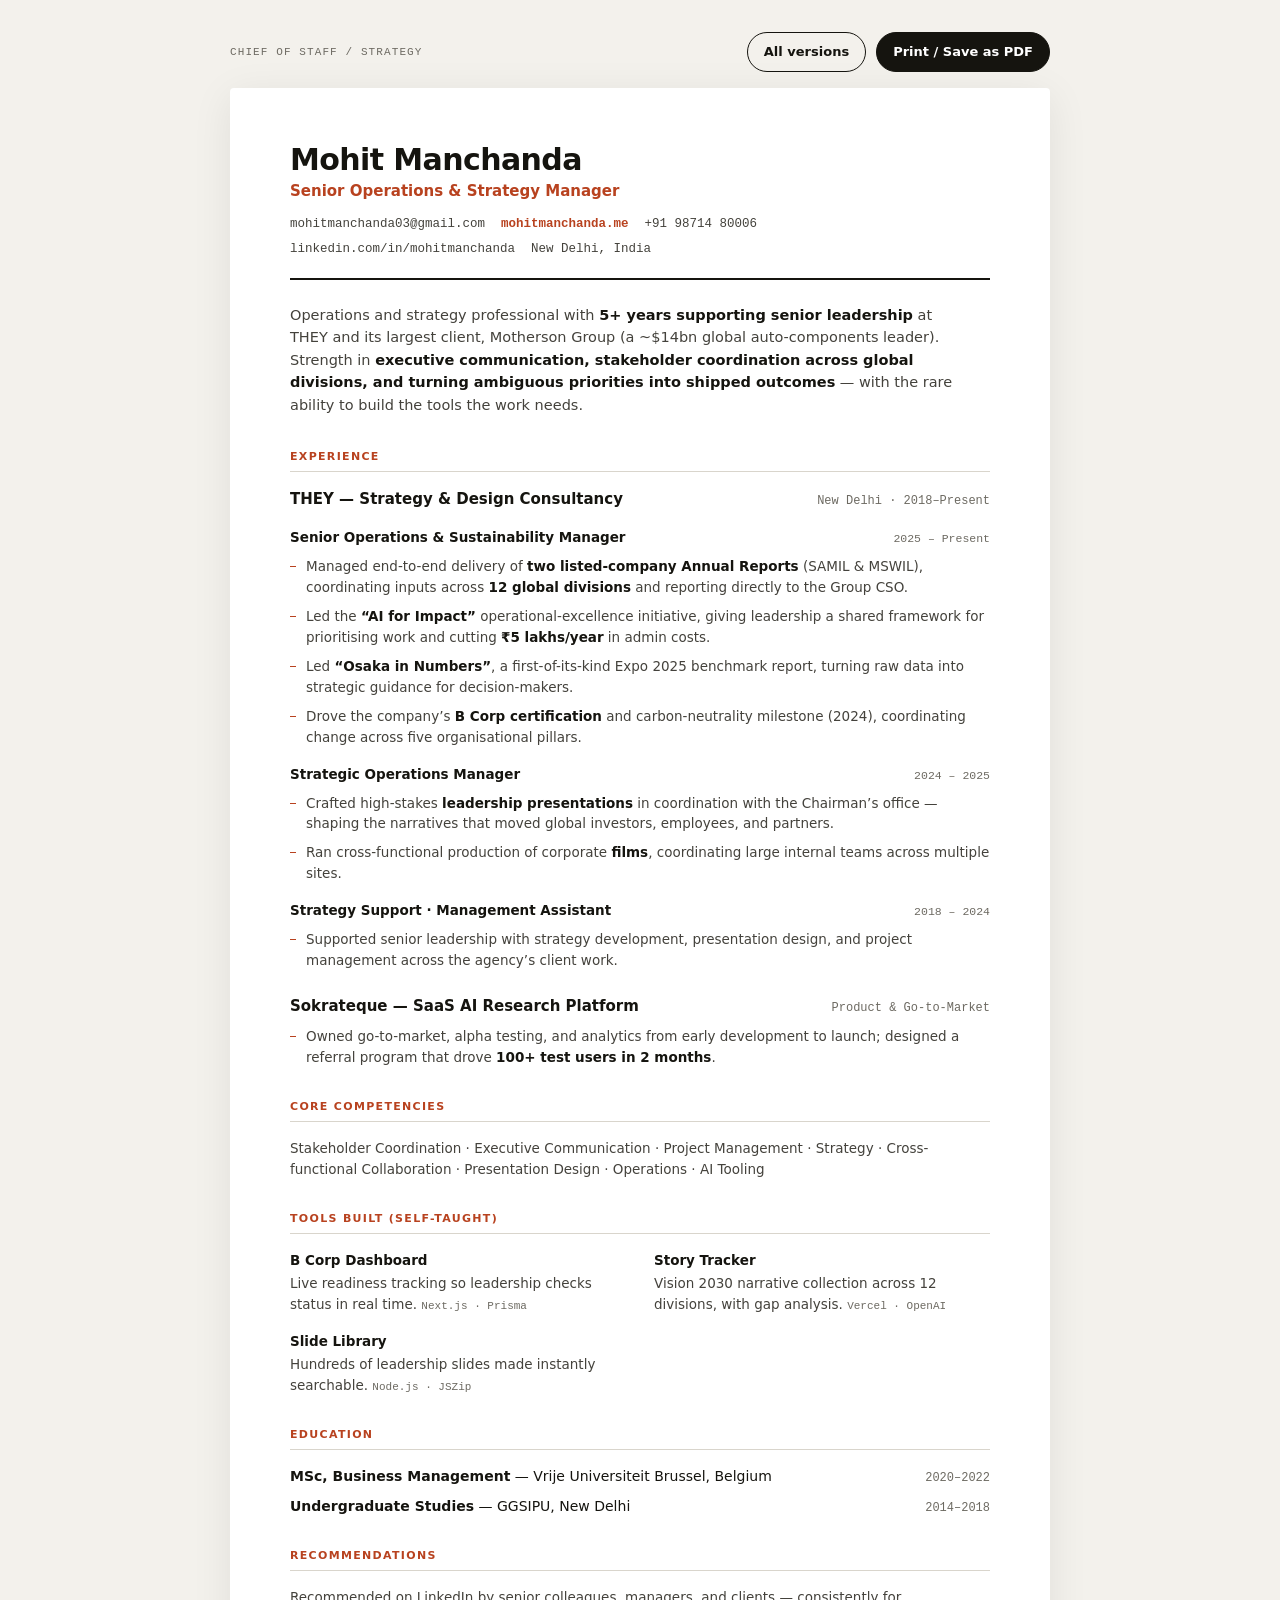
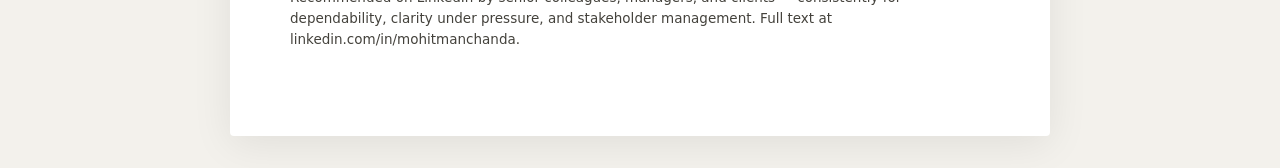
<file: resume-chief-of-staff.html>
<!DOCTYPE html>
<html lang="en">
<head>
  <meta charset="UTF-8">
  <meta name="viewport" content="width=device-width, initial-scale=1.0">
  <title>Mohit Manchanda — Resume (Chief of Staff / Strategy)</title>
  <link rel="icon" type="image/svg+xml" href="favicon.svg">
  <link rel="stylesheet" href="resume.css">
</head>
<body>

  <div class="actions">
    <span class="ver">Chief of Staff / Strategy</span>
    <a href="resumes.html" class="btn ghost">All versions</a>
    <button class="btn" onclick="window.print()">Print / Save as PDF</button>
  </div>

  <div class="sheet">
    <header>
      <h1>Mohit Manchanda</h1>
      <div class="role">Senior Operations &amp; Strategy Manager</div>
      <div class="contact">
        <a href="mailto:mohitmanchanda03@gmail.com">mohitmanchanda03@gmail.com</a>
        <a class="portfolio" href="https://mohitmanchanda.me">mohitmanchanda.me</a>
        <span>+91 98714 80006</span>
        <a href="https://www.linkedin.com/in/mohitmanchanda/">linkedin.com/in/mohitmanchanda</a>
        <span>New Delhi, India</span>
      </div>
    </header>

    <p class="summary">
      Operations and strategy professional with <strong>5+ years supporting senior leadership</strong> at THEY and its largest client, Motherson Group (a ~$14bn global auto-components leader). Strength in <strong>executive communication, stakeholder coordination across global divisions, and turning ambiguous priorities into shipped outcomes</strong> &mdash; with the rare ability to build the tools the work needs.
    </p>

    <section>
      <h2>Experience</h2>
      <div class="entry">
        <div class="org">
          <span class="org-name">THEY &mdash; Strategy &amp; Design Consultancy</span>
          <span class="org-meta">New Delhi &middot; 2018&ndash;Present</span>
        </div>

        <div class="role-line">
          <span class="role-title">Senior Operations &amp; Sustainability Manager</span>
          <span class="role-dates">2025 &ndash; Present</span>
        </div>
        <ul>
          <li>Managed end-to-end delivery of <strong>two listed-company Annual Reports</strong> (SAMIL &amp; MSWIL), coordinating inputs across <strong>12 global divisions</strong> and reporting directly to the Group CSO.</li>
          <li>Led the <strong>&ldquo;AI for Impact&rdquo;</strong> operational-excellence initiative, giving leadership a shared framework for prioritising work and cutting <strong>&#8377;5 lakhs/year</strong> in admin costs.</li>
          <li>Led <strong>&ldquo;Osaka in Numbers&rdquo;</strong>, a first-of-its-kind Expo&nbsp;2025 benchmark report, turning raw data into strategic guidance for decision-makers.</li>
          <li>Drove the company&rsquo;s <strong>B&nbsp;Corp certification</strong> and carbon-neutrality milestone (2024), coordinating change across five organisational pillars.</li>
        </ul>

        <div class="role-line">
          <span class="role-title">Strategic Operations Manager</span>
          <span class="role-dates">2024 &ndash; 2025</span>
        </div>
        <ul>
          <li>Crafted high-stakes <strong>leadership presentations</strong> in coordination with the Chairman&rsquo;s office &mdash; shaping the narratives that moved global investors, employees, and partners.</li>
          <li>Ran cross-functional production of corporate <strong>films</strong>, coordinating large internal teams across multiple sites.</li>
        </ul>

        <div class="role-line">
          <span class="role-title">Strategy Support &middot; Management Assistant</span>
          <span class="role-dates">2018 &ndash; 2024</span>
        </div>
        <ul>
          <li>Supported senior leadership with strategy development, presentation design, and project management across the agency&rsquo;s client work.</li>
        </ul>
      </div>

      <div class="entry">
        <div class="org">
          <span class="org-name">Sokrateque &mdash; SaaS AI Research Platform</span>
          <span class="org-meta">Product &amp; Go-to-Market</span>
        </div>
        <ul>
          <li>Owned go-to-market, alpha testing, and analytics from early development to launch; designed a referral program that drove <strong>100+ test users in 2 months</strong>.</li>
        </ul>
      </div>
    </section>

    <section>
      <h2>Core Competencies</h2>
      <p class="skills">Stakeholder Coordination · Executive Communication · Project Management · Strategy · Cross-functional Collaboration · Presentation Design · Operations · AI Tooling</p>
    </section>

    <section>
      <h2>Tools Built (self-taught)</h2>
      <div class="cols">
        <div class="tool"><b>B&nbsp;Corp Dashboard</b>Live readiness tracking so leadership checks status in real time. <span>Next.js · Prisma</span></div>
        <div class="tool"><b>Story Tracker</b>Vision 2030 narrative collection across 12 divisions, with gap analysis. <span>Vercel · OpenAI</span></div>
        <div class="tool"><b>Slide Library</b>Hundreds of leadership slides made instantly searchable. <span>Node.js · JSZip</span></div>
      </div>
    </section>

    <section>
      <h2>Education</h2>
      <div class="edu"><span><b>MSc, Business Management</b> &mdash; Vrije Universiteit Brussel, Belgium</span><span class="org-meta">2020&ndash;2022</span></div>
      <div class="edu"><span><b>Undergraduate Studies</b> &mdash; GGSIPU, New Delhi</span><span class="org-meta">2014&ndash;2018</span></div>
    </section>

    <section>
      <h2>Recommendations</h2>
      <p class="skills">Recommended on LinkedIn by senior colleagues, managers, and clients &mdash; consistently for dependability, clarity under pressure, and stakeholder management. Full text at linkedin.com/in/mohitmanchanda.</p>
    </section>
  </div>

</body>
</html>
</file>
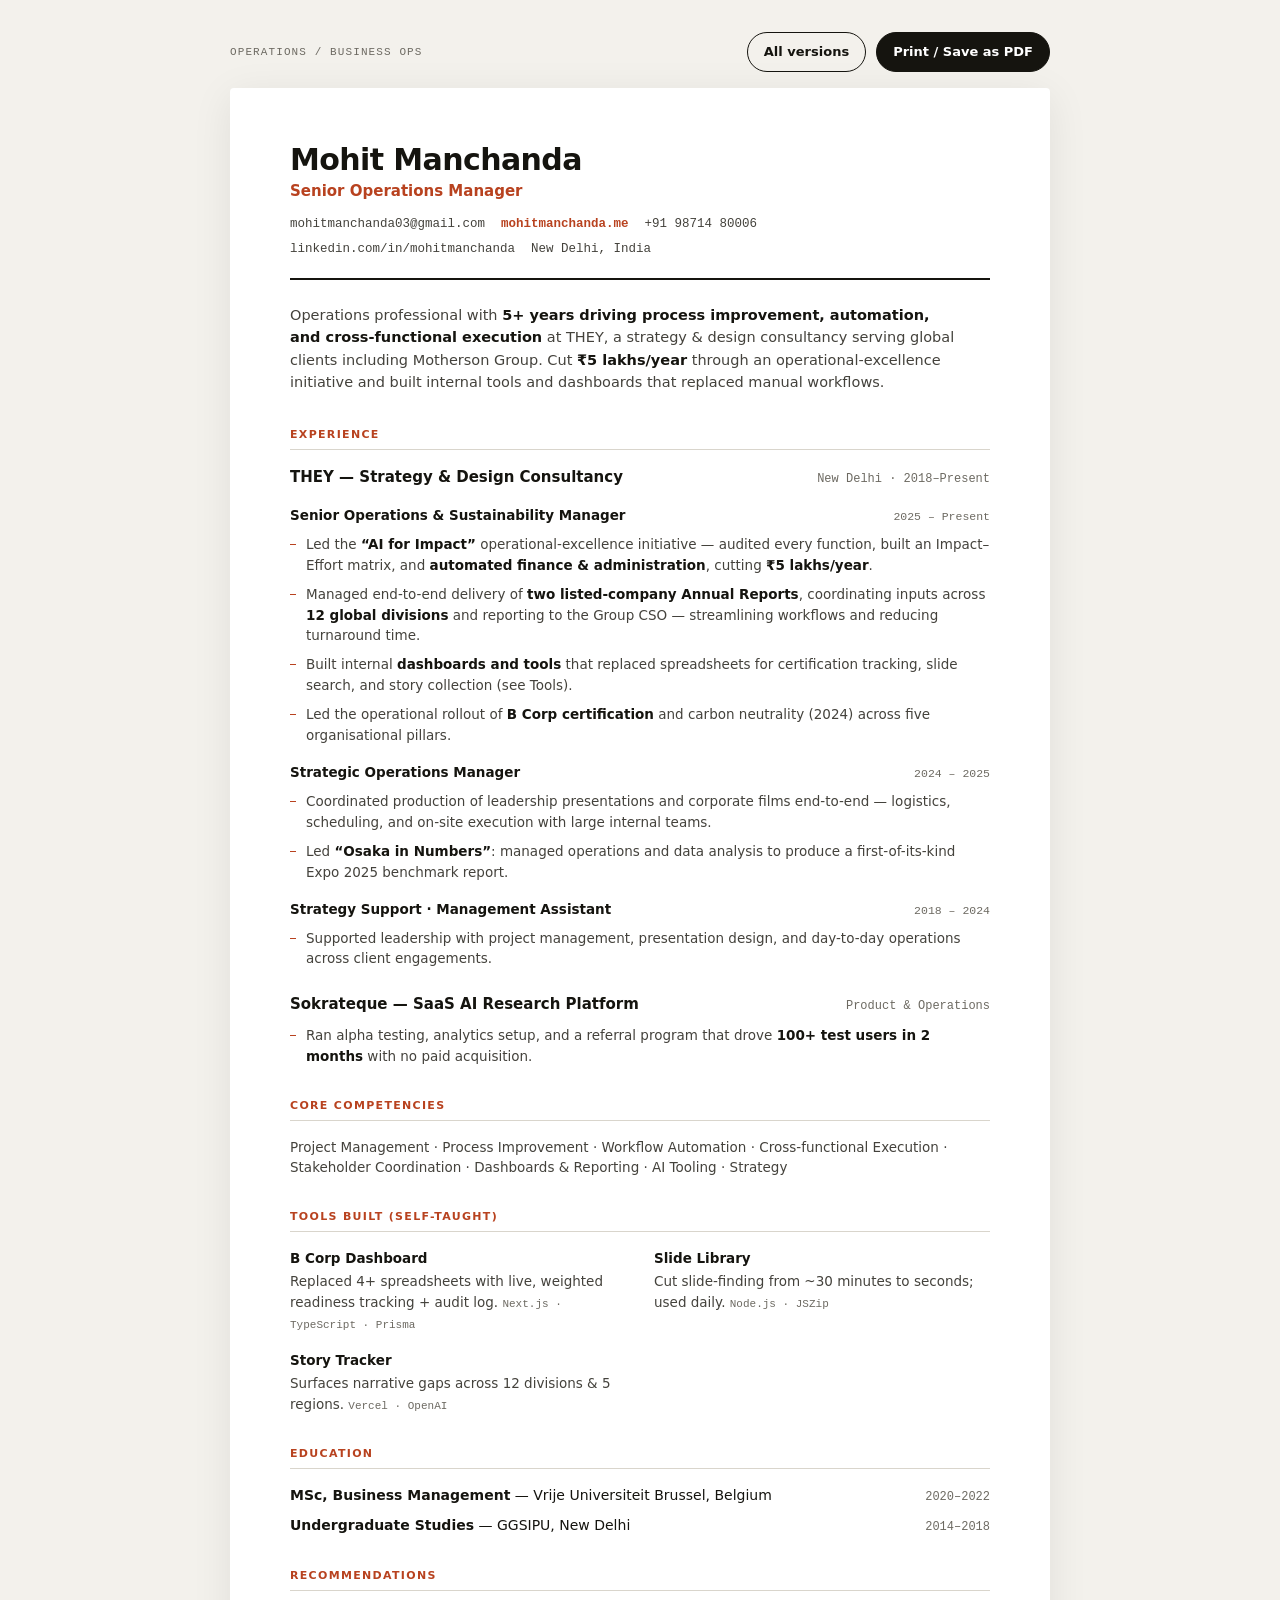
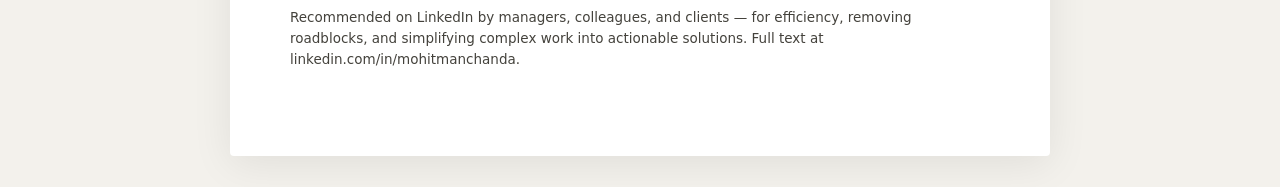
<file: resume-operations.html>
<!DOCTYPE html>
<html lang="en">
<head>
  <meta charset="UTF-8">
  <meta name="viewport" content="width=device-width, initial-scale=1.0">
  <title>Mohit Manchanda — Resume (Operations)</title>
  <link rel="icon" type="image/svg+xml" href="favicon.svg">
  <link rel="stylesheet" href="resume.css">
</head>
<body>

  <div class="actions">
    <span class="ver">Operations / Business Ops</span>
    <a href="resumes.html" class="btn ghost">All versions</a>
    <button class="btn" onclick="window.print()">Print / Save as PDF</button>
  </div>

  <div class="sheet">
    <header>
      <h1>Mohit Manchanda</h1>
      <div class="role">Senior Operations Manager</div>
      <div class="contact">
        <a href="mailto:mohitmanchanda03@gmail.com">mohitmanchanda03@gmail.com</a>
        <a class="portfolio" href="https://mohitmanchanda.me">mohitmanchanda.me</a>
        <span>+91 98714 80006</span>
        <a href="https://www.linkedin.com/in/mohitmanchanda/">linkedin.com/in/mohitmanchanda</a>
        <span>New Delhi, India</span>
      </div>
    </header>

    <p class="summary">
      Operations professional with <strong>5+ years driving process improvement, automation, and cross-functional execution</strong> at THEY, a strategy &amp; design consultancy serving global clients including Motherson Group. Cut <strong>&#8377;5 lakhs/year</strong> through an operational-excellence initiative and built internal tools and dashboards that replaced manual workflows.
    </p>

    <section>
      <h2>Experience</h2>
      <div class="entry">
        <div class="org">
          <span class="org-name">THEY &mdash; Strategy &amp; Design Consultancy</span>
          <span class="org-meta">New Delhi &middot; 2018&ndash;Present</span>
        </div>

        <div class="role-line">
          <span class="role-title">Senior Operations &amp; Sustainability Manager</span>
          <span class="role-dates">2025 &ndash; Present</span>
        </div>
        <ul>
          <li>Led the <strong>&ldquo;AI for Impact&rdquo;</strong> operational-excellence initiative &mdash; audited every function, built an Impact&ndash;Effort matrix, and <strong>automated finance &amp; administration</strong>, cutting <strong>&#8377;5 lakhs/year</strong>.</li>
          <li>Managed end-to-end delivery of <strong>two listed-company Annual Reports</strong>, coordinating inputs across <strong>12 global divisions</strong> and reporting to the Group CSO &mdash; streamlining workflows and reducing turnaround time.</li>
          <li>Built internal <strong>dashboards and tools</strong> that replaced spreadsheets for certification tracking, slide search, and story collection (see Tools).</li>
          <li>Led the operational rollout of <strong>B&nbsp;Corp certification</strong> and carbon neutrality (2024) across five organisational pillars.</li>
        </ul>

        <div class="role-line">
          <span class="role-title">Strategic Operations Manager</span>
          <span class="role-dates">2024 &ndash; 2025</span>
        </div>
        <ul>
          <li>Coordinated production of leadership presentations and corporate films end-to-end &mdash; logistics, scheduling, and on-site execution with large internal teams.</li>
          <li>Led <strong>&ldquo;Osaka in Numbers&rdquo;</strong>: managed operations and data analysis to produce a first-of-its-kind Expo&nbsp;2025 benchmark report.</li>
        </ul>

        <div class="role-line">
          <span class="role-title">Strategy Support &middot; Management Assistant</span>
          <span class="role-dates">2018 &ndash; 2024</span>
        </div>
        <ul>
          <li>Supported leadership with project management, presentation design, and day-to-day operations across client engagements.</li>
        </ul>
      </div>

      <div class="entry">
        <div class="org">
          <span class="org-name">Sokrateque &mdash; SaaS AI Research Platform</span>
          <span class="org-meta">Product &amp; Operations</span>
        </div>
        <ul>
          <li>Ran alpha testing, analytics setup, and a referral program that drove <strong>100+ test users in 2 months</strong> with no paid acquisition.</li>
        </ul>
      </div>
    </section>

    <section>
      <h2>Core Competencies</h2>
      <p class="skills">Project Management · Process Improvement · Workflow Automation · Cross-functional Execution · Stakeholder Coordination · Dashboards &amp; Reporting · AI Tooling · Strategy</p>
    </section>

    <section>
      <h2>Tools Built (self-taught)</h2>
      <div class="cols">
        <div class="tool"><b>B&nbsp;Corp Dashboard</b>Replaced 4+ spreadsheets with live, weighted readiness tracking + audit log. <span>Next.js · TypeScript · Prisma</span></div>
        <div class="tool"><b>Slide Library</b>Cut slide-finding from ~30 minutes to seconds; used daily. <span>Node.js · JSZip</span></div>
        <div class="tool"><b>Story Tracker</b>Surfaces narrative gaps across 12 divisions &amp; 5 regions. <span>Vercel · OpenAI</span></div>
      </div>
    </section>

    <section>
      <h2>Education</h2>
      <div class="edu"><span><b>MSc, Business Management</b> &mdash; Vrije Universiteit Brussel, Belgium</span><span class="org-meta">2020&ndash;2022</span></div>
      <div class="edu"><span><b>Undergraduate Studies</b> &mdash; GGSIPU, New Delhi</span><span class="org-meta">2014&ndash;2018</span></div>
    </section>

    <section>
      <h2>Recommendations</h2>
      <p class="skills">Recommended on LinkedIn by managers, colleagues, and clients &mdash; for efficiency, removing roadblocks, and simplifying complex work into actionable solutions. Full text at linkedin.com/in/mohitmanchanda.</p>
    </section>
  </div>

</body>
</html>
</file>
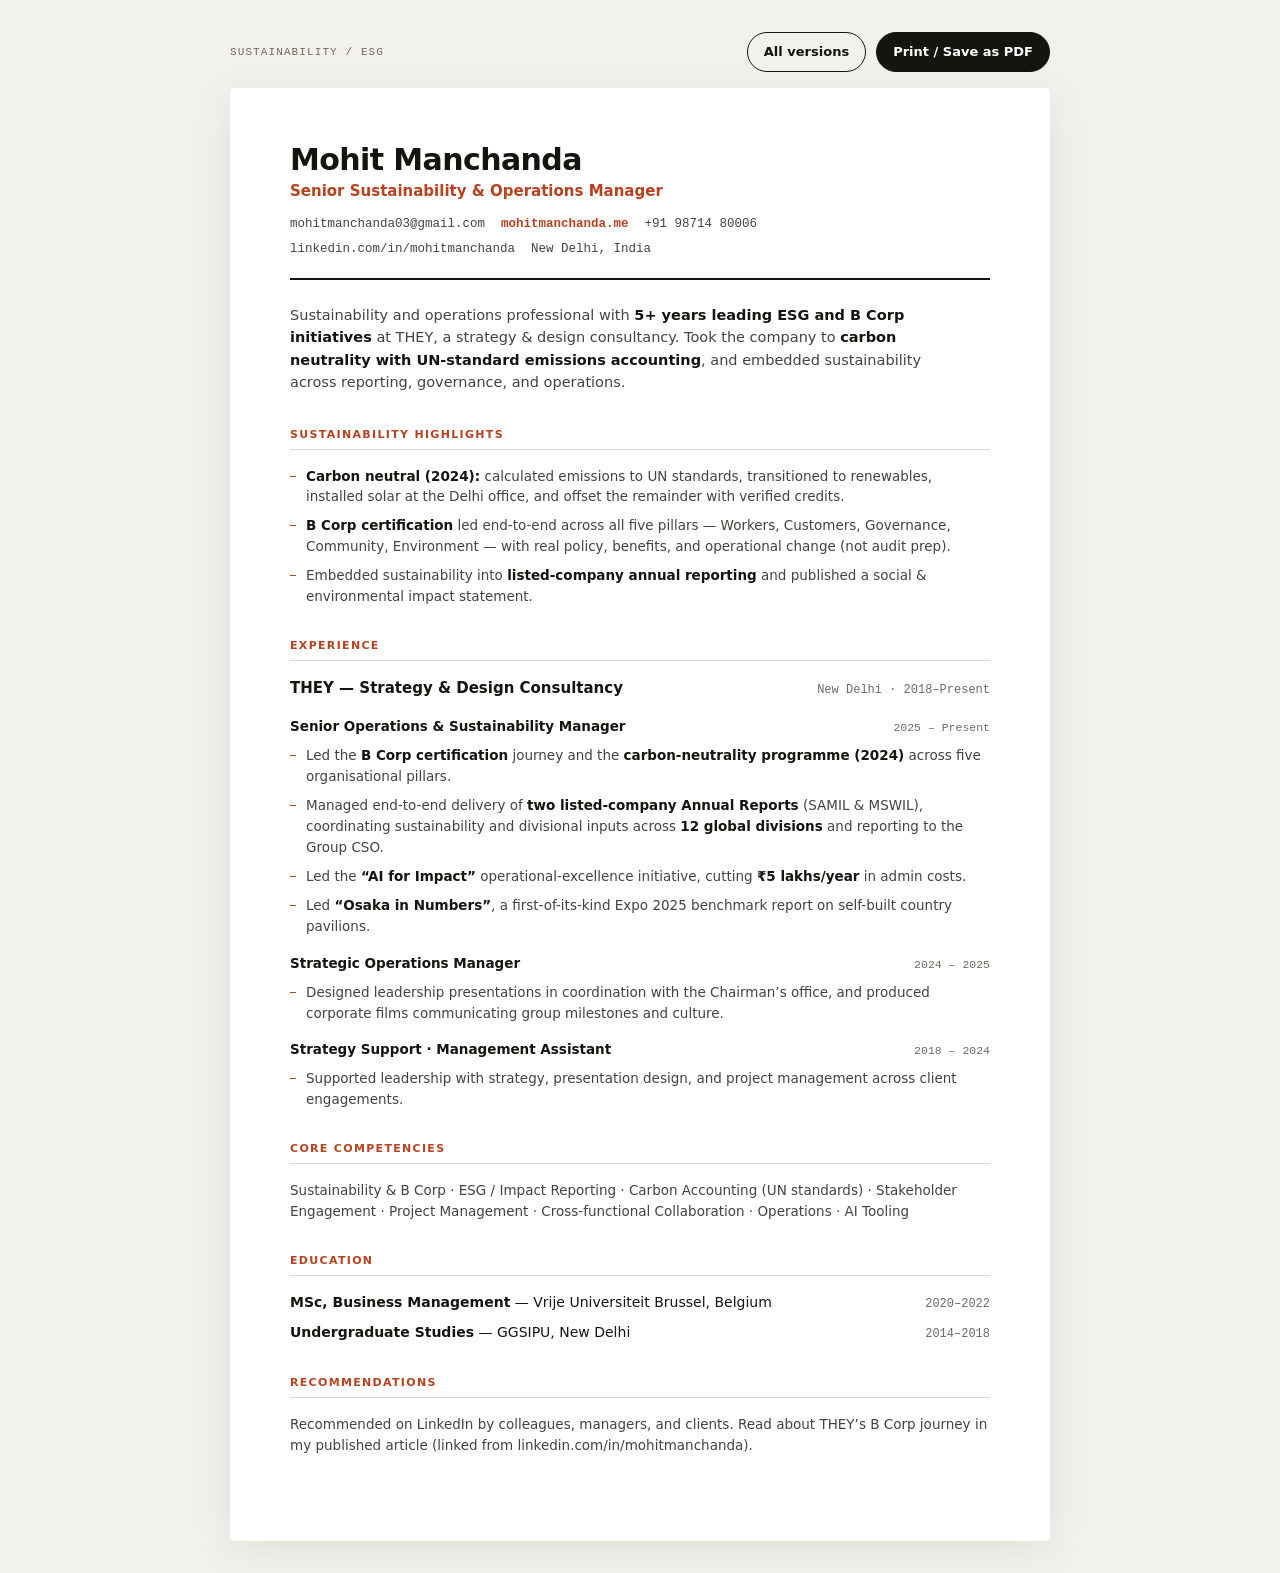
<file: resume-sustainability.html>
<!DOCTYPE html>
<html lang="en">
<head>
  <meta charset="UTF-8">
  <meta name="viewport" content="width=device-width, initial-scale=1.0">
  <title>Mohit Manchanda — Resume (Sustainability / ESG)</title>
  <link rel="icon" type="image/svg+xml" href="favicon.svg">
  <link rel="stylesheet" href="resume.css">
</head>
<body>

  <div class="actions">
    <span class="ver">Sustainability / ESG</span>
    <a href="resumes.html" class="btn ghost">All versions</a>
    <button class="btn" onclick="window.print()">Print / Save as PDF</button>
  </div>

  <div class="sheet">
    <header>
      <h1>Mohit Manchanda</h1>
      <div class="role">Senior Sustainability &amp; Operations Manager</div>
      <div class="contact">
        <a href="mailto:mohitmanchanda03@gmail.com">mohitmanchanda03@gmail.com</a>
        <a class="portfolio" href="https://mohitmanchanda.me">mohitmanchanda.me</a>
        <span>+91 98714 80006</span>
        <a href="https://www.linkedin.com/in/mohitmanchanda/">linkedin.com/in/mohitmanchanda</a>
        <span>New Delhi, India</span>
      </div>
    </header>

    <p class="summary">
      Sustainability and operations professional with <strong>5+ years leading ESG and B&nbsp;Corp initiatives</strong> at THEY, a strategy &amp; design consultancy. Took the company to <strong>carbon neutrality with UN-standard emissions accounting</strong>, and embedded sustainability across reporting, governance, and operations.
    </p>

    <section>
      <h2>Sustainability Highlights</h2>
      <ul>
        <li><strong>Carbon neutral (2024):</strong> calculated emissions to UN standards, transitioned to renewables, installed solar at the Delhi office, and offset the remainder with verified credits.</li>
        <li><strong>B&nbsp;Corp certification</strong> led end-to-end across all five pillars &mdash; Workers, Customers, Governance, Community, Environment &mdash; with real policy, benefits, and operational change (not audit prep).</li>
        <li>Embedded sustainability into <strong>listed-company annual reporting</strong> and published a social &amp; environmental impact statement.</li>
      </ul>
    </section>

    <section>
      <h2>Experience</h2>
      <div class="entry">
        <div class="org">
          <span class="org-name">THEY &mdash; Strategy &amp; Design Consultancy</span>
          <span class="org-meta">New Delhi &middot; 2018&ndash;Present</span>
        </div>

        <div class="role-line">
          <span class="role-title">Senior Operations &amp; Sustainability Manager</span>
          <span class="role-dates">2025 &ndash; Present</span>
        </div>
        <ul>
          <li>Led the <strong>B&nbsp;Corp certification</strong> journey and the <strong>carbon-neutrality programme (2024)</strong> across five organisational pillars.</li>
          <li>Managed end-to-end delivery of <strong>two listed-company Annual Reports</strong> (SAMIL &amp; MSWIL), coordinating sustainability and divisional inputs across <strong>12 global divisions</strong> and reporting to the Group CSO.</li>
          <li>Led the <strong>&ldquo;AI for Impact&rdquo;</strong> operational-excellence initiative, cutting <strong>&#8377;5 lakhs/year</strong> in admin costs.</li>
          <li>Led <strong>&ldquo;Osaka in Numbers&rdquo;</strong>, a first-of-its-kind Expo&nbsp;2025 benchmark report on self-built country pavilions.</li>
        </ul>

        <div class="role-line">
          <span class="role-title">Strategic Operations Manager</span>
          <span class="role-dates">2024 &ndash; 2025</span>
        </div>
        <ul>
          <li>Designed leadership presentations in coordination with the Chairman&rsquo;s office, and produced corporate films communicating group milestones and culture.</li>
        </ul>

        <div class="role-line">
          <span class="role-title">Strategy Support &middot; Management Assistant</span>
          <span class="role-dates">2018 &ndash; 2024</span>
        </div>
        <ul>
          <li>Supported leadership with strategy, presentation design, and project management across client engagements.</li>
        </ul>
      </div>
    </section>

    <section>
      <h2>Core Competencies</h2>
      <p class="skills">Sustainability &amp; B&nbsp;Corp · ESG / Impact Reporting · Carbon Accounting (UN standards) · Stakeholder Engagement · Project Management · Cross-functional Collaboration · Operations · AI Tooling</p>
    </section>

    <section>
      <h2>Education</h2>
      <div class="edu"><span><b>MSc, Business Management</b> &mdash; Vrije Universiteit Brussel, Belgium</span><span class="org-meta">2020&ndash;2022</span></div>
      <div class="edu"><span><b>Undergraduate Studies</b> &mdash; GGSIPU, New Delhi</span><span class="org-meta">2014&ndash;2018</span></div>
    </section>

    <section>
      <h2>Recommendations</h2>
      <p class="skills">Recommended on LinkedIn by colleagues, managers, and clients. Read about THEY&rsquo;s B Corp journey in my published article (linked from linkedin.com/in/mohitmanchanda).</p>
    </section>
  </div>

</body>
</html>
</file>
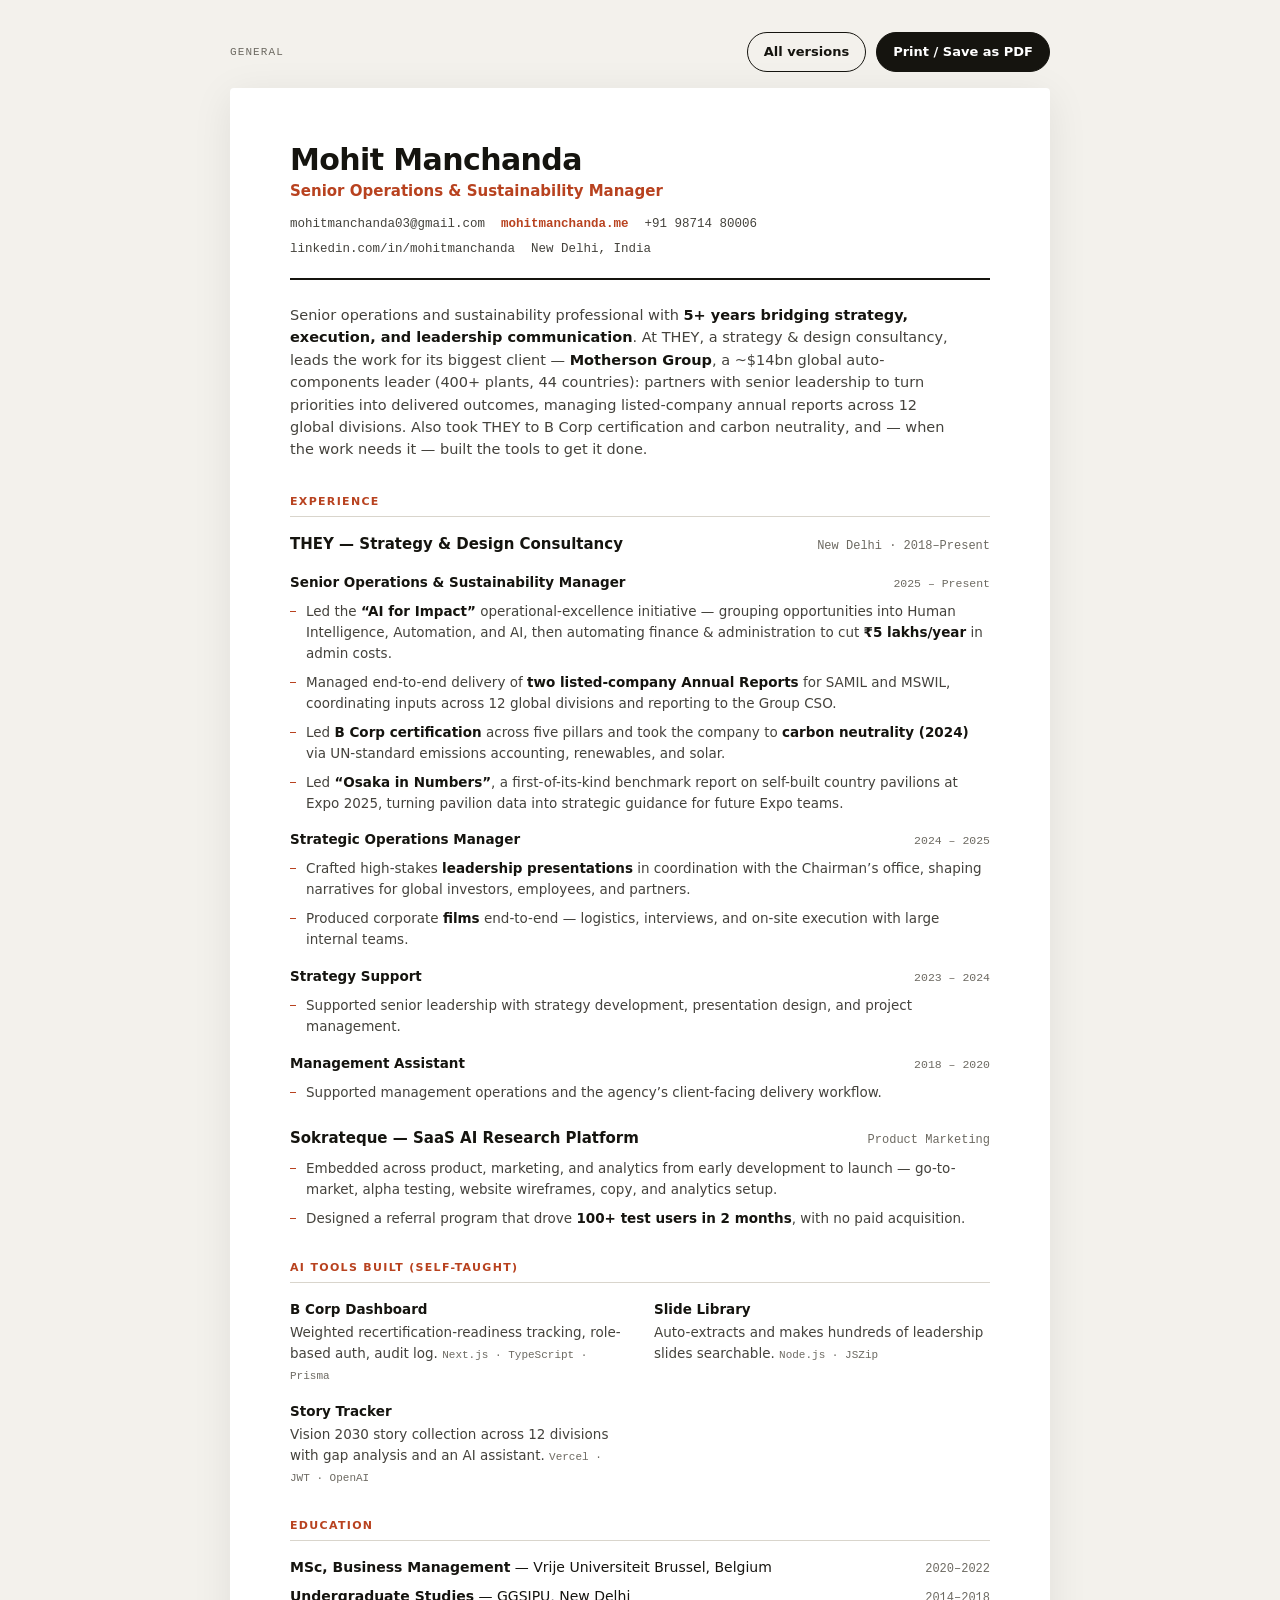
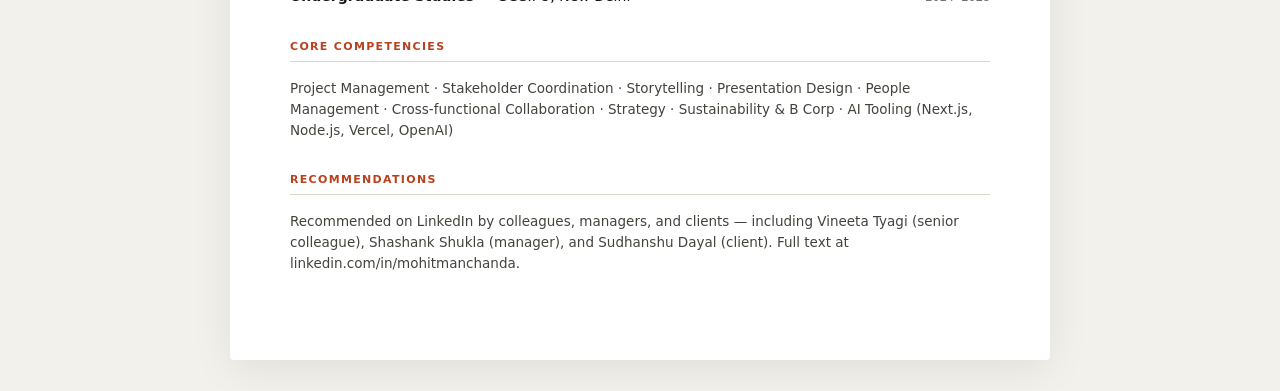
<file: resume.html>
<!DOCTYPE html>
<html lang="en">
<head>
  <meta charset="UTF-8">
  <meta name="viewport" content="width=device-width, initial-scale=1.0">
  <title>Mohit Manchanda — Resume</title>
  <meta name="description" content="Mohit Manchanda — Senior Operations & Sustainability professional. Resume.">
  <link rel="icon" type="image/svg+xml" href="favicon.svg">
  <link rel="stylesheet" href="resume.css">
</head>
<body>

  <div class="actions">
    <span class="ver">General</span>
    <a href="resumes.html" class="btn ghost">All versions</a>
    <button class="btn" onclick="window.print()">Print / Save as PDF</button>
  </div>

  <div class="sheet">
    <header>
      <h1>Mohit Manchanda</h1>
      <div class="role">Senior Operations &amp; Sustainability Manager</div>
      <div class="contact">
        <a href="mailto:mohitmanchanda03@gmail.com">mohitmanchanda03@gmail.com</a>
        <a class="portfolio" href="https://mohitmanchanda.me">mohitmanchanda.me</a>
        <span>+91 98714 80006</span>
        <a href="https://www.linkedin.com/in/mohitmanchanda/">linkedin.com/in/mohitmanchanda</a>
        <span>New Delhi, India</span>
      </div>
    </header>

    <p class="summary">
      Senior operations and sustainability professional with <strong>5+ years bridging strategy, execution, and leadership communication</strong>. At THEY, a strategy &amp; design consultancy, leads the work for its biggest client &mdash; <strong>Motherson Group</strong>, a ~$14bn global auto-components leader (400+ plants, 44 countries): partners with senior leadership to turn priorities into delivered outcomes, managing listed-company annual reports across 12 global divisions. Also took THEY to B&nbsp;Corp certification and carbon neutrality, and &mdash; when the work needs it &mdash; built the tools to get it done.
    </p>

    <section>
      <h2>Experience</h2>

      <div class="entry">
        <div class="org">
          <span class="org-name">THEY &mdash; Strategy &amp; Design Consultancy</span>
          <span class="org-meta">New Delhi &middot; 2018&ndash;Present</span>
        </div>

        <div class="role-line">
          <span class="role-title">Senior Operations &amp; Sustainability Manager</span>
          <span class="role-dates">2025 &ndash; Present</span>
        </div>
        <ul>
          <li>Led the <strong>&ldquo;AI for Impact&rdquo;</strong> operational-excellence initiative &mdash; grouping opportunities into Human Intelligence, Automation, and AI, then automating finance &amp; administration to cut <strong>&#8377;5 lakhs/year</strong> in admin costs.</li>
          <li>Managed end-to-end delivery of <strong>two listed-company Annual Reports</strong> for SAMIL and MSWIL, coordinating inputs across 12 global divisions and reporting to the Group CSO.</li>
          <li>Led <strong>B&nbsp;Corp certification</strong> across five pillars and took the company to <strong>carbon neutrality (2024)</strong> via UN-standard emissions accounting, renewables, and solar.</li>
          <li>Led <strong>&ldquo;Osaka in Numbers&rdquo;</strong>, a first-of-its-kind benchmark report on self-built country pavilions at Expo&nbsp;2025, turning pavilion data into strategic guidance for future Expo teams.</li>
        </ul>

        <div class="role-line">
          <span class="role-title">Strategic Operations Manager</span>
          <span class="role-dates">2024 &ndash; 2025</span>
        </div>
        <ul>
          <li>Crafted high-stakes <strong>leadership presentations</strong> in coordination with the Chairman&rsquo;s office, shaping narratives for global investors, employees, and partners.</li>
          <li>Produced corporate <strong>films</strong> end-to-end &mdash; logistics, interviews, and on-site execution with large internal teams.</li>
        </ul>

        <div class="role-line">
          <span class="role-title">Strategy Support</span>
          <span class="role-dates">2023 &ndash; 2024</span>
        </div>
        <ul>
          <li>Supported senior leadership with strategy development, presentation design, and project management.</li>
        </ul>

        <div class="role-line">
          <span class="role-title">Management Assistant</span>
          <span class="role-dates">2018 &ndash; 2020</span>
        </div>
        <ul>
          <li>Supported management operations and the agency&rsquo;s client-facing delivery workflow.</li>
        </ul>
      </div>

      <div class="entry">
        <div class="org">
          <span class="org-name">Sokrateque &mdash; SaaS AI Research Platform</span>
          <span class="org-meta">Product Marketing</span>
        </div>
        <ul>
          <li>Embedded across product, marketing, and analytics from early development to launch &mdash; go-to-market, alpha testing, website wireframes, copy, and analytics setup.</li>
          <li>Designed a referral program that drove <strong>100+ test users in 2 months</strong>, with no paid acquisition.</li>
        </ul>
      </div>
    </section>

    <section>
      <h2>AI Tools Built (self-taught)</h2>
      <div class="cols">
        <div class="tool"><b>B&nbsp;Corp Dashboard</b>Weighted recertification-readiness tracking, role-based auth, audit log. <span>Next.js · TypeScript · Prisma</span></div>
        <div class="tool"><b>Slide Library</b>Auto-extracts and makes hundreds of leadership slides searchable. <span>Node.js · JSZip</span></div>
        <div class="tool"><b>Story Tracker</b>Vision 2030 story collection across 12 divisions with gap analysis and an AI assistant. <span>Vercel · JWT · OpenAI</span></div>
      </div>
    </section>

    <section>
      <h2>Education</h2>
      <div class="edu"><span><b>MSc, Business Management</b> &mdash; Vrije Universiteit Brussel, Belgium</span><span class="org-meta">2020&ndash;2022</span></div>
      <div class="edu"><span><b>Undergraduate Studies</b> &mdash; GGSIPU, New Delhi</span><span class="org-meta">2014&ndash;2018</span></div>
    </section>

    <section>
      <h2>Core Competencies</h2>
      <p class="skills">Project Management · Stakeholder Coordination · Storytelling · Presentation Design · People Management · Cross-functional Collaboration · Strategy · Sustainability &amp; B&nbsp;Corp · AI Tooling (Next.js, Node.js, Vercel, OpenAI)</p>
    </section>

    <section>
      <h2>Recommendations</h2>
      <p class="skills">Recommended on LinkedIn by colleagues, managers, and clients &mdash; including Vineeta Tyagi (senior colleague), Shashank Shukla (manager), and Sudhanshu Dayal (client). Full text at linkedin.com/in/mohitmanchanda.</p>
    </section>
  </div>

</body>
</html>
</file>
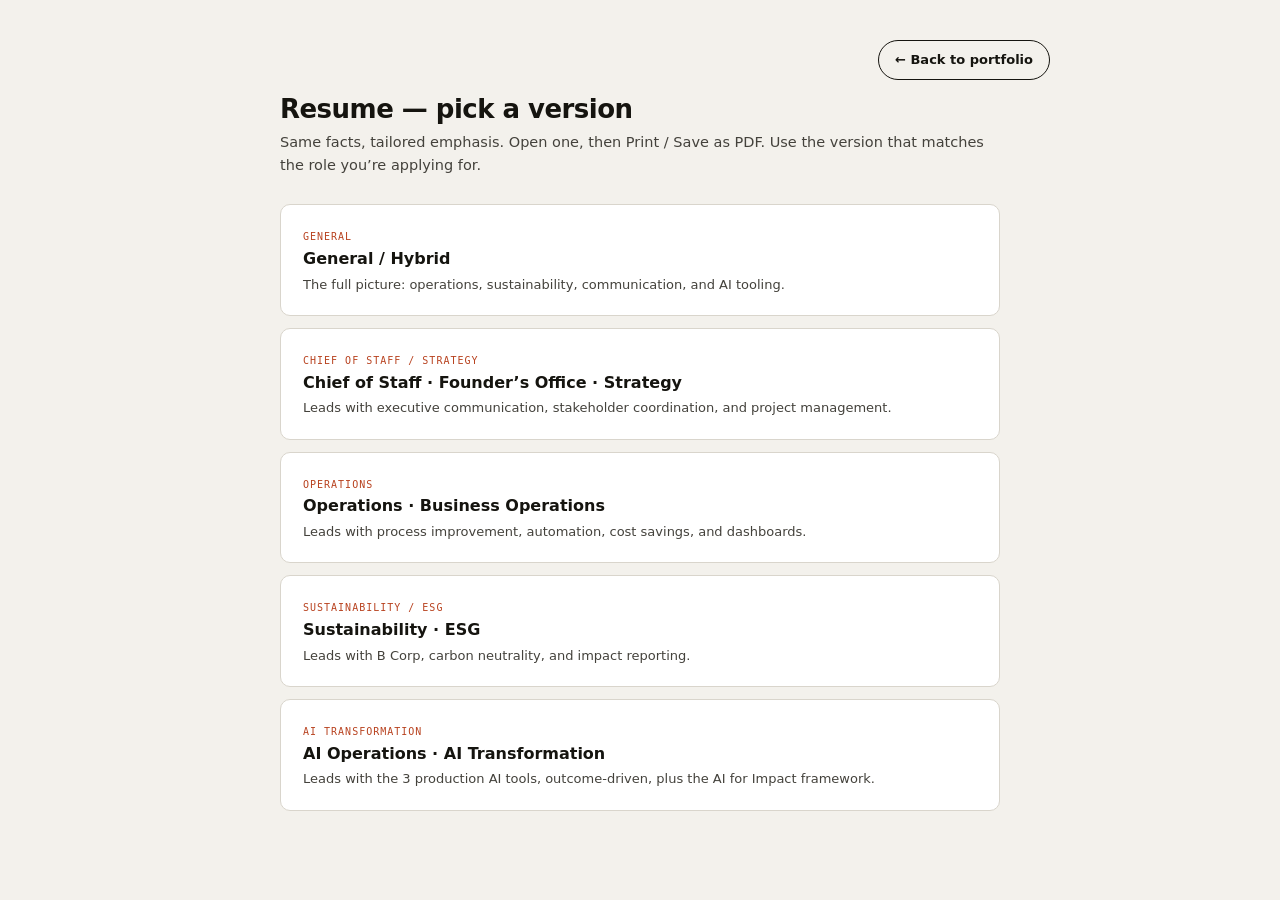
<file: resumes.html>
<!DOCTYPE html>
<html lang="en">
<head>
  <meta charset="UTF-8">
  <meta name="viewport" content="width=device-width, initial-scale=1.0">
  <title>Mohit Manchanda — Resume Versions</title>
  <link rel="icon" type="image/svg+xml" href="favicon.svg">
  <link rel="stylesheet" href="resume.css">
  <style>
    .picker { max-width: 720px; margin: 0 auto; }
    .picker h1 { font-size: 26px; }
    .picker .lead { color: var(--soft); margin: 8px 0 28px; font-size: 14.5px; }
    .vcard { display: block; background: #fff; border: 1px solid var(--line); border-radius: 10px; padding: 20px 22px; margin-bottom: 12px; text-decoration: none; color: var(--ink); transition: border-color .15s, transform .15s; }
    .vcard:hover { border-color: var(--ink); transform: translateY(-1px); }
    .vcard b { font-size: 16px; }
    .vcard p { color: var(--soft); font-size: 13px; margin-top: 3px; }
    .vcard .tag { font-family: var(--mono); font-size: 10px; text-transform: uppercase; letter-spacing: .1em; color: var(--accent); }
  </style>
</head>
<body style="padding-top:40px;">
  <div class="actions">
    <a href="index.html" class="btn ghost">&larr; Back to portfolio</a>
  </div>
  <div class="picker">
    <h1>Resume — pick a version</h1>
    <p class="lead">Same facts, tailored emphasis. Open one, then Print / Save as PDF. Use the version that matches the role you&rsquo;re applying for.</p>

    <a class="vcard" href="resume.html"><span class="tag">General</span><br><b>General / Hybrid</b><p>The full picture: operations, sustainability, communication, and AI tooling.</p></a>
    <a class="vcard" href="resume-chief-of-staff.html"><span class="tag">Chief of Staff / Strategy</span><br><b>Chief of Staff · Founder&rsquo;s Office · Strategy</b><p>Leads with executive communication, stakeholder coordination, and project management.</p></a>
    <a class="vcard" href="resume-operations.html"><span class="tag">Operations</span><br><b>Operations · Business Operations</b><p>Leads with process improvement, automation, cost savings, and dashboards.</p></a>
    <a class="vcard" href="resume-sustainability.html"><span class="tag">Sustainability / ESG</span><br><b>Sustainability · ESG</b><p>Leads with B Corp, carbon neutrality, and impact reporting.</p></a>
    <a class="vcard" href="resume-ai.html"><span class="tag">AI Transformation</span><br><b>AI Operations · AI Transformation</b><p>Leads with the 3 production AI tools, outcome-driven, plus the AI for Impact framework.</p></a>
  </div>
</body>
</html>
</file>
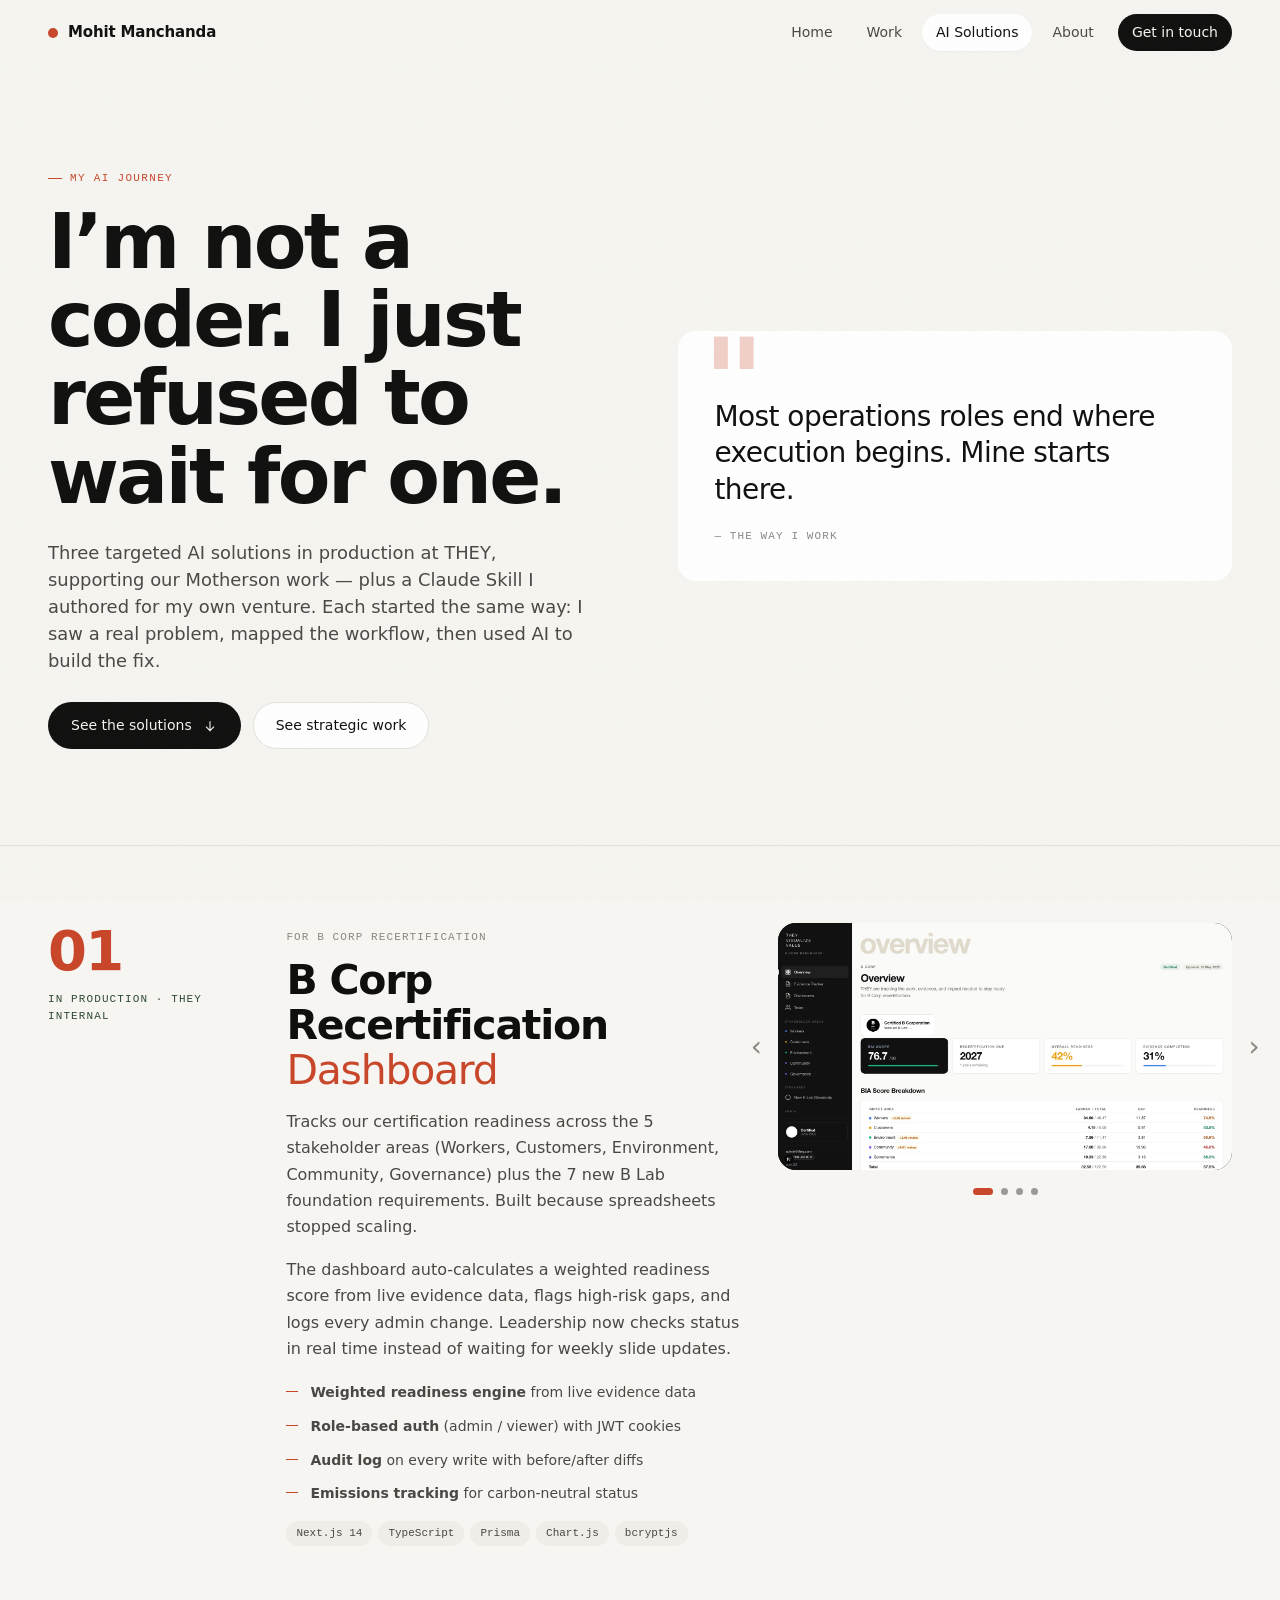
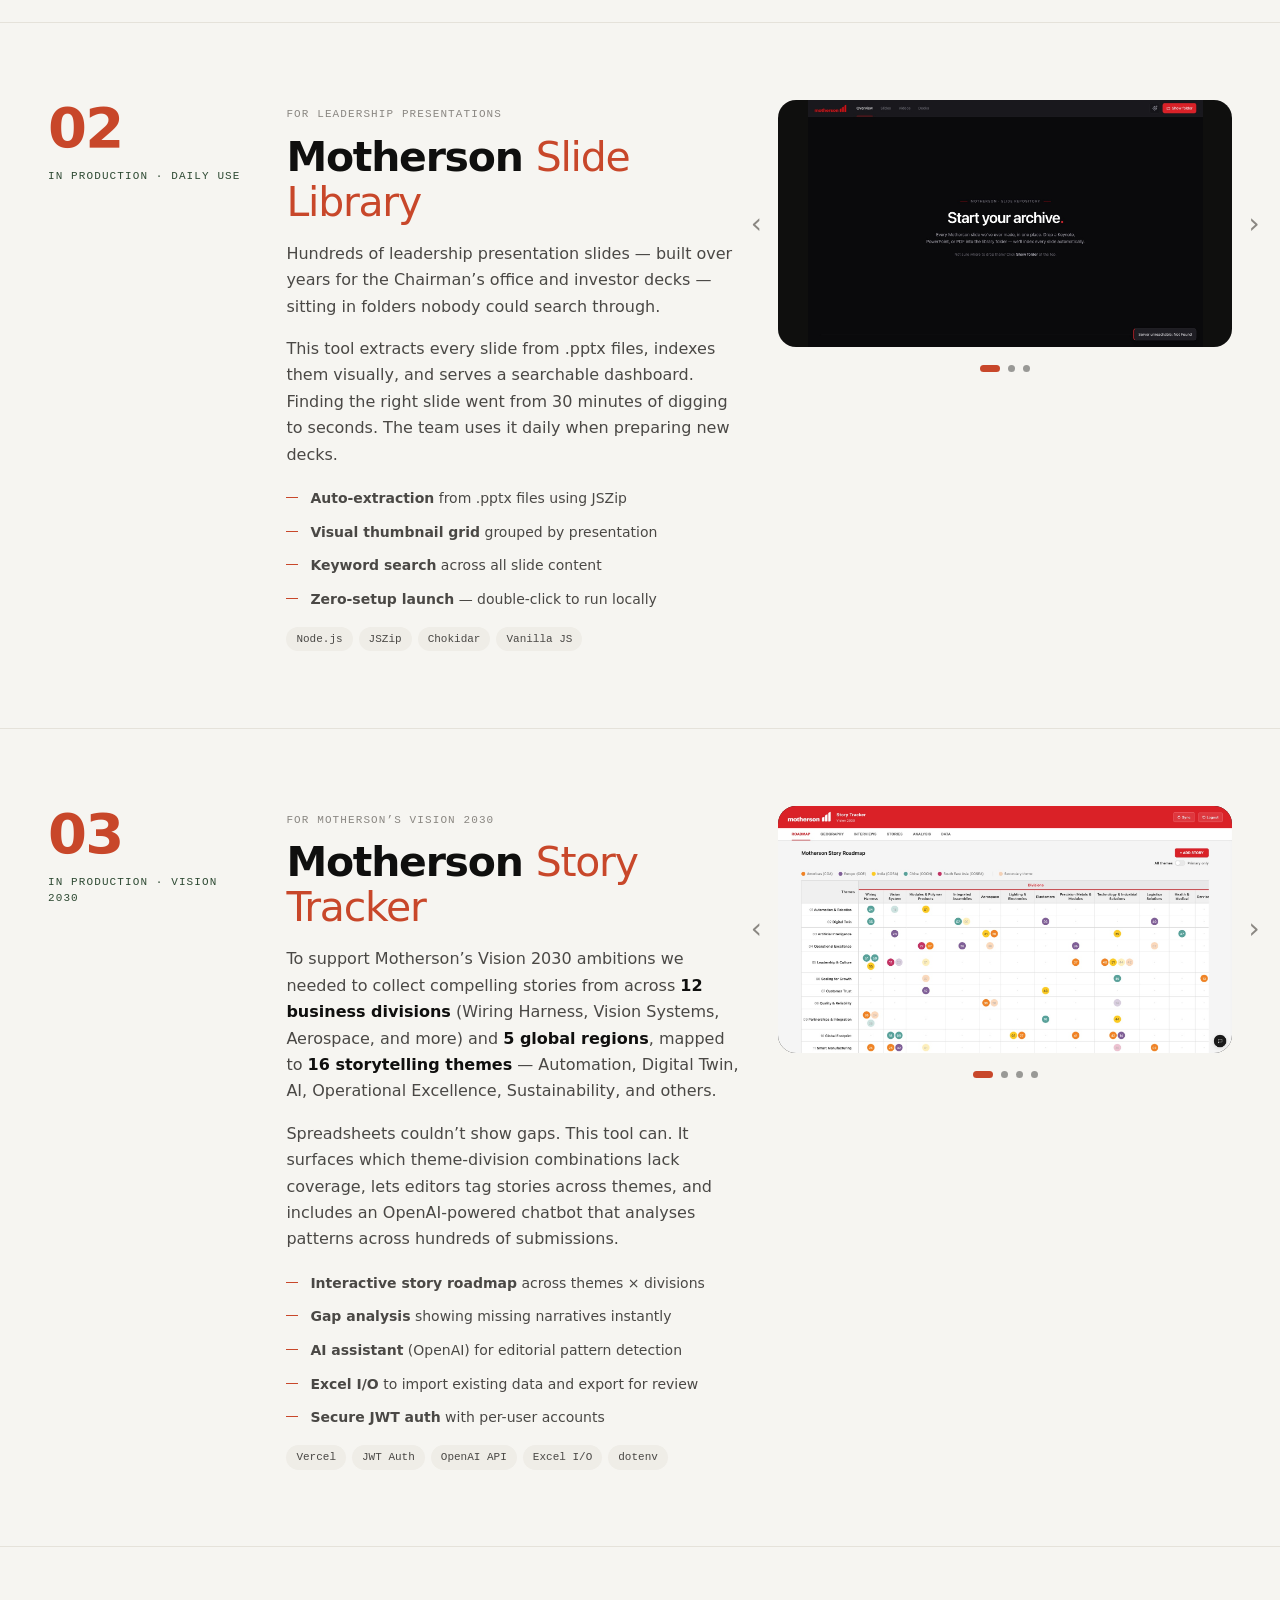
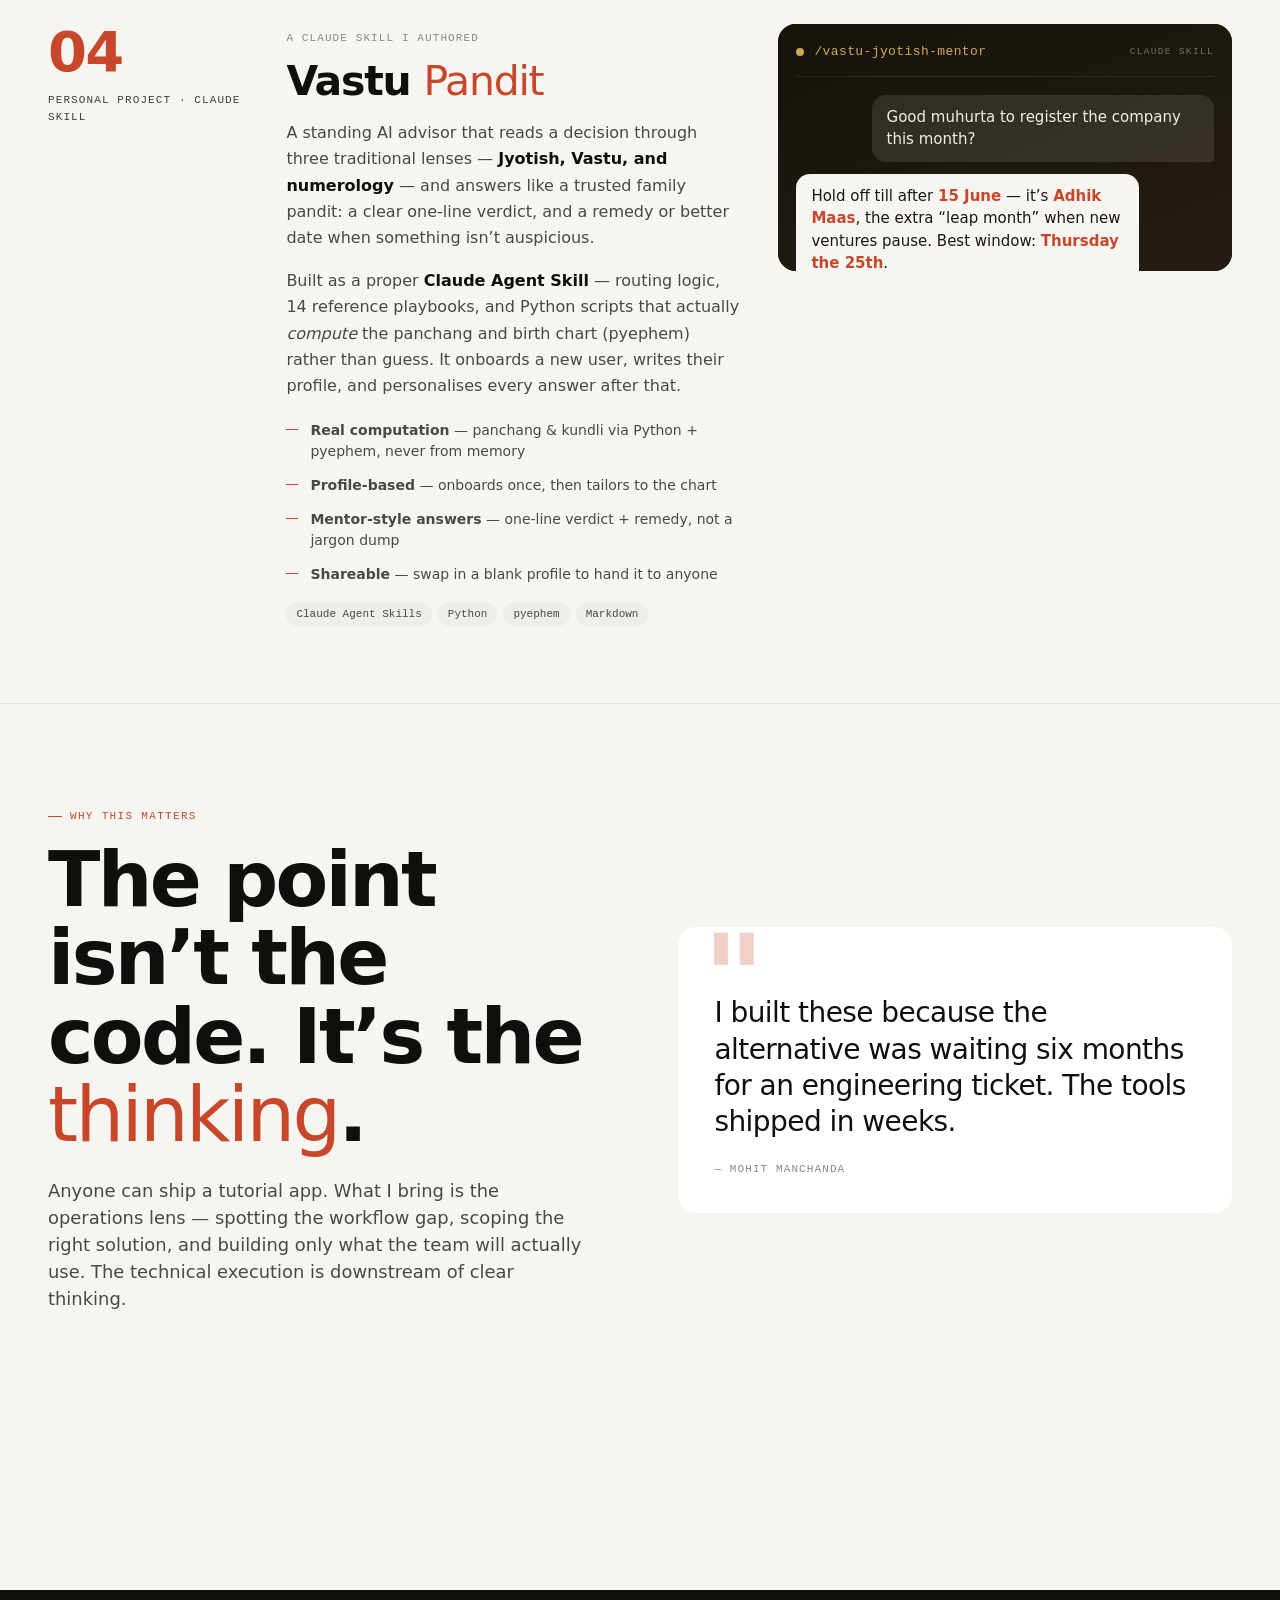
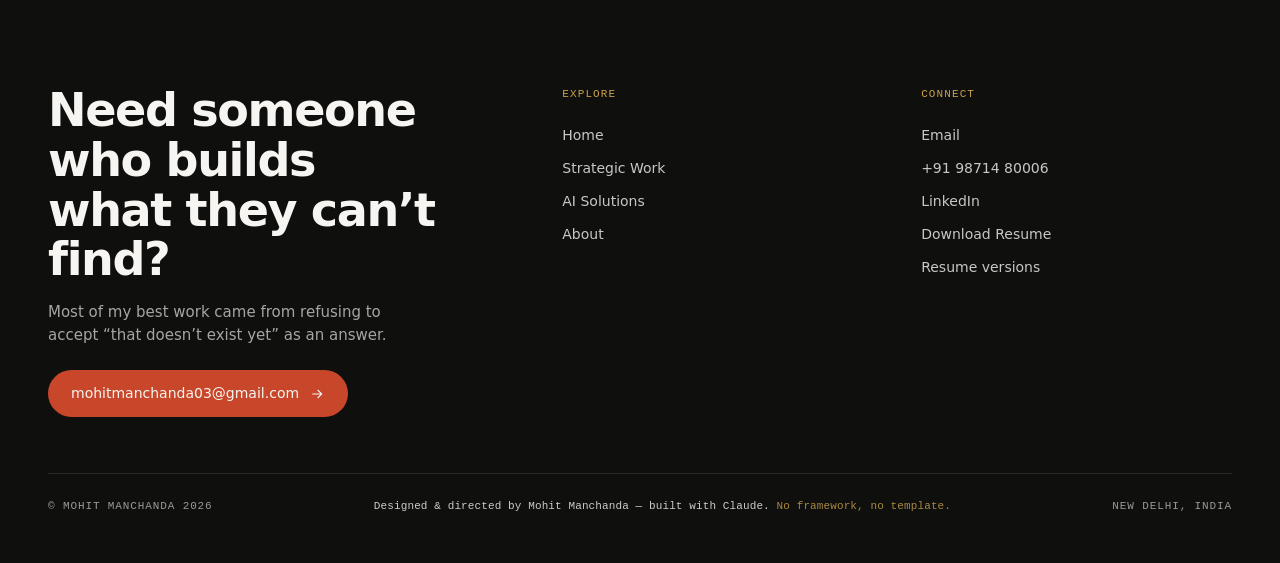
<file: tools.html>
<!DOCTYPE html>
<html lang="en">
<head>
  <meta charset="UTF-8">
  <meta name="viewport" content="width=device-width, initial-scale=1.0">
  <title>AI Solutions — Mohit Manchanda</title>
  <meta name="description" content="Three targeted AI solutions I built as a non-coder to solve real problems for my team and THEY's biggest client, Motherson Group.">
  <link rel="icon" type="image/svg+xml" href="favicon.svg">
  <link rel="canonical" href="https://mohitmanchanda.me/tools">
  <meta property="og:type" content="website">
  <meta property="og:url" content="https://mohitmanchanda.me/tools">
  <meta property="og:title" content="AI Solutions — Mohit Manchanda">
  <meta property="og:description" content="I build the AI tools the work needs — 3 now in production at THEY: a B Corp dashboard, a slide library, and a story tracker. (No CS degree.)">
  <meta property="og:image" content="https://mohitmanchanda.me/images/og-image.jpg">
  <meta property="og:image:width" content="1200">
  <meta property="og:image:height" content="630">
  <meta name="twitter:card" content="summary_large_image">
  <meta name="twitter:title" content="AI Solutions — Mohit Manchanda">
  <meta name="twitter:description" content="3 targeted AI solutions in production. Not a coder, just refused to wait for one.">
  <meta name="twitter:image" content="https://mohitmanchanda.me/images/og-image.jpg">
  <script>document.documentElement.classList.add("motion");</script>

  <link rel="stylesheet" href="style.css">
</head>
<body>
  <a href="#main" class="skip-link">Skip to main content</a>

  <nav class="nav">
    <div class="nav-inner">
      <a href="index.html" class="brand">
        <span class="brand-dot"></span>
        <span>Mohit Manchanda</span>
      </a>
      <div class="nav-links">
        <a href="index.html">Home</a>
        <a href="work.html">Work</a>
        <a href="tools.html" class="active">AI Solutions</a>
        <a href="about.html">About</a>
        <a href="about.html#contact" class="nav-cta">Get in touch</a>
      </div>
      <button class="nav-toggle" aria-label="Open menu" aria-expanded="false">
        <svg viewBox="0 0 24 24" fill="none" stroke="currentColor" stroke-width="2" stroke-linecap="round">
          <line class="bar bar-top" x1="3" y1="7" x2="21" y2="7"/>
          <line class="bar bar-mid" x1="3" y1="12" x2="21" y2="12"/>
          <line class="bar bar-bot" x1="3" y1="17" x2="21" y2="17"/>
        </svg>
      </button>
    </div>
  </nav>

  <!-- Hero -->
  <section class="tools-hero" id="main">
    <div class="tools-hero-text">
      <span class="eyebrow">My AI Journey</span>
      <h1>I&rsquo;m not a coder. I&nbsp;just refused to wait for one.</h1>
      <p class="lede">Three targeted AI solutions in production at THEY, supporting our Motherson work &mdash; plus a Claude Skill I authored for my own venture. Each started the same way: I saw a real problem, mapped the workflow, then used AI to build the fix.</p>
      <div style="display: flex; gap: 12px; margin-top: 8px;">
        <a href="#tool-1" class="btn-pill btn-dark">
          <span>See the solutions</span>
          <svg viewBox="0 0 24 24" fill="none" stroke="currentColor" stroke-width="1.6"><path d="M12 5v14M6 13l6 6 6-6"/></svg>
        </a>
        <a href="work.html" class="btn-pill btn-light">
          <span>See strategic work</span>
        </a>
      </div>
    </div>

    <div class="tools-hero-quote">
      <blockquote>Most operations roles end where execution begins. Mine starts there.</blockquote>
      <cite>&mdash; The way I work</cite>
    </div>
  </section>

  <!-- TOOL 01 -->
  <article class="tool-block" id="tool-1">
    <div class="tool-block-side">
      <div class="tool-num">01</div>
      <div class="tool-status">In production &middot; THEY internal</div>
    </div>

    <div class="tool-block-content">
      <span class="tool-tag">For B Corp recertification</span>
      <h2>B&nbsp;Corp Recertification <em>Dashboard</em></h2>
      <p>Tracks our certification readiness across the 5 stakeholder areas (Workers, Customers, Environment, Community, Governance) plus the 7 new B Lab foundation requirements. Built because spreadsheets stopped scaling.</p>
      <p>The dashboard auto-calculates a weighted readiness score from live evidence data, flags high-risk gaps, and logs every admin change. Leadership now checks status in real time instead of waiting for weekly slide updates.</p>

      <ul class="tool-features">
        <li><strong>Weighted readiness engine</strong> from live evidence data</li>
        <li><strong>Role-based auth</strong> (admin / viewer) with JWT cookies</li>
        <li><strong>Audit log</strong> on every write with before/after diffs</li>
        <li><strong>Emissions tracking</strong> for carbon-neutral status</li>
      </ul>

      <div class="tool-stack">
        <span class="stack-chip">Next.js 14</span>
        <span class="stack-chip">TypeScript</span>
        <span class="stack-chip">Prisma</span>
        <span class="stack-chip">Chart.js</span>
        <span class="stack-chip">bcryptjs</span>
      </div>
    </div>

    <div class="tool-block-visual">
      <div class="carousel" data-carousel aria-roledescription="carousel" aria-label="B Corp Dashboard screenshots">
        <!-- Slides auto-remove if their image file is missing, so nothing breaks. -->
        <div class="carousel-viewport">
          <div class="carousel-track">
            <div class="carousel-slide"><img loading="lazy" src="images/app-bcorp.jpg" alt="B Corp Dashboard — overview with BIA score, recertification readiness, evidence completion, and impact-area breakdown"></div>
            <div class="carousel-slide"><img loading="lazy" src="images/app-bcorp-2.jpg" alt="B Corp Dashboard — evidence tracker with complete / partial / missing status and risk per requirement"></div>
            <div class="carousel-slide"><img loading="lazy" src="images/app-bcorp-3.jpg" alt="B Corp Dashboard — environment view tracking emissions, renewable energy, and carbon-neutral targets"></div>
            <div class="carousel-slide"><img loading="lazy" src="images/app-bcorp-4.jpg" alt="B Corp Dashboard — governance view with readiness breakdown and policy / accountability metrics"></div>
          </div>
        </div>
        <button class="carousel-arrow carousel-prev" aria-label="Previous screenshot" type="button">&#8249;</button>
        <button class="carousel-arrow carousel-next" aria-label="Next screenshot" type="button">&#8250;</button>
        <div class="carousel-dots" aria-hidden="true"></div>
      </div>
    </div>
  </article>

  <!-- TOOL 02 -->
  <article class="tool-block" id="tool-2">
    <div class="tool-block-side">
      <div class="tool-num">02</div>
      <div class="tool-status">In production &middot; Daily use</div>
    </div>

    <div class="tool-block-content">
      <span class="tool-tag">For leadership presentations</span>
      <h2>Motherson <em>Slide Library</em></h2>
      <p>Hundreds of leadership presentation slides &mdash; built over years for the Chairman&rsquo;s office and investor decks &mdash; sitting in folders nobody could search through.</p>
      <p>This tool extracts every slide from .pptx files, indexes them visually, and serves a searchable dashboard. Finding the right slide went from 30 minutes of digging to seconds. The team uses it daily when preparing new decks.</p>

      <ul class="tool-features">
        <li><strong>Auto-extraction</strong> from .pptx files using JSZip</li>
        <li><strong>Visual thumbnail grid</strong> grouped by presentation</li>
        <li><strong>Keyword search</strong> across all slide content</li>
        <li><strong>Zero-setup launch</strong> &mdash; double-click to run locally</li>
      </ul>

      <div class="tool-stack">
        <span class="stack-chip">Node.js</span>
        <span class="stack-chip">JSZip</span>
        <span class="stack-chip">Chokidar</span>
        <span class="stack-chip">Vanilla JS</span>
      </div>
    </div>

    <div class="tool-block-visual">
      <div class="carousel" data-carousel aria-roledescription="carousel" aria-label="Slide Library screenshots">
        <div class="carousel-viewport">
          <div class="carousel-track">
            <div class="carousel-slide"><img loading="lazy" src="images/app-slide-library.jpg" alt="Slide Library — searchable visual grid of leadership presentation slides"></div>
            <div class="carousel-slide"><img loading="lazy" src="images/app-slide-library-2.jpg" alt="Slide Library overview — 65 decks, 3,352 slides, 5 years, with AI search"></div>
            <div class="carousel-slide"><img loading="lazy" src="images/app-slide-library-3.jpg" alt="Slide Library — single slide detail view with download, copy image, and re-index actions"></div>
          </div>
        </div>
        <button class="carousel-arrow carousel-prev" aria-label="Previous screenshot" type="button">&#8249;</button>
        <button class="carousel-arrow carousel-next" aria-label="Next screenshot" type="button">&#8250;</button>
        <div class="carousel-dots" aria-hidden="true"></div>
      </div>
    </div>
  </article>

  <!-- TOOL 03 -->
  <article class="tool-block" id="tool-3">
    <div class="tool-block-side">
      <div class="tool-num">03</div>
      <div class="tool-status">In production &middot; Vision 2030</div>
    </div>

    <div class="tool-block-content">
      <span class="tool-tag">For Motherson&rsquo;s Vision 2030</span>
      <h2>Motherson <em>Story Tracker</em></h2>
      <p>To support Motherson&rsquo;s Vision 2030 ambitions we needed to collect compelling stories from across <strong>12 business divisions</strong> (Wiring Harness, Vision Systems, Aerospace, and more) and <strong>5 global regions</strong>, mapped to <strong>16 storytelling themes</strong> &mdash; Automation, Digital Twin, AI, Operational Excellence, Sustainability, and others.</p>
      <p>Spreadsheets couldn&rsquo;t show gaps. This tool can. It surfaces which theme-division combinations lack coverage, lets editors tag stories across themes, and includes an OpenAI-powered chatbot that analyses patterns across hundreds of submissions.</p>

      <ul class="tool-features">
        <li><strong>Interactive story roadmap</strong> across themes &times; divisions</li>
        <li><strong>Gap analysis</strong> showing missing narratives instantly</li>
        <li><strong>AI assistant</strong> (OpenAI) for editorial pattern detection</li>
        <li><strong>Excel I/O</strong> to import existing data and export for review</li>
        <li><strong>Secure JWT auth</strong> with per-user accounts</li>
      </ul>

      <div class="tool-stack">
        <span class="stack-chip">Vercel</span>
        <span class="stack-chip">JWT Auth</span>
        <span class="stack-chip">OpenAI API</span>
        <span class="stack-chip">Excel I/O</span>
        <span class="stack-chip">dotenv</span>
      </div>
    </div>

    <div class="tool-block-visual">
      <div class="carousel" data-carousel aria-roledescription="carousel" aria-label="Story Tracker screenshots">
        <div class="carousel-viewport">
          <div class="carousel-track">
            <div class="carousel-slide"><img loading="lazy" src="images/app-story-tracker.jpg" alt="Story Tracker — story roadmap mapping stories across Motherson divisions and storytelling themes, colour-coded by region"></div>
            <div class="carousel-slide"><img loading="lazy" src="images/app-story-tracker-2.jpg" alt="Story Tracker — analysis dashboard: theme coverage, collection health, balance score, and coverage-vs-target bars"></div>
            <div class="carousel-slide"><img loading="lazy" src="images/app-story-tracker-3.jpg" alt="Story Tracker — story geography world map showing coverage across Motherson regions"></div>
            <div class="carousel-slide"><img loading="lazy" src="images/app-story-tracker-4.jpg" alt="Story Tracker — single story detail with division, themes, disclosure level, and narrative fields"></div>
          </div>
        </div>
        <button class="carousel-arrow carousel-prev" aria-label="Previous screenshot" type="button">&#8249;</button>
        <button class="carousel-arrow carousel-next" aria-label="Next screenshot" type="button">&#8250;</button>
        <div class="carousel-dots" aria-hidden="true"></div>
      </div>
    </div>
  </article>

  <!-- TOOL 04 — Vastu Pandit (a Claude Skill) -->
  <article class="tool-block" id="tool-4">
    <div class="tool-block-side">
      <div class="tool-num">04</div>
      <div class="tool-status">Personal project &middot; Claude Skill</div>
    </div>

    <div class="tool-block-content">
      <span class="tool-tag">A Claude Skill I authored</span>
      <h2>Vastu <em>Pandit</em></h2>
      <p>A standing AI advisor that reads a decision through three traditional lenses &mdash; <strong>Jyotish, Vastu, and numerology</strong> &mdash; and answers like a trusted family pandit: a clear one-line verdict, and a remedy or better date when something isn&rsquo;t auspicious.</p>
      <p>Built as a proper <strong>Claude Agent Skill</strong> &mdash; routing logic, 14 reference playbooks, and Python scripts that actually <em>compute</em> the panchang and birth chart (pyephem) rather than guess. It onboards a new user, writes their profile, and personalises every answer after that.</p>

      <ul class="tool-features">
        <li><strong>Real computation</strong> &mdash; panchang &amp; kundli via Python + pyephem, never from memory</li>
        <li><strong>Profile-based</strong> &mdash; onboards once, then tailors to the chart</li>
        <li><strong>Mentor-style answers</strong> &mdash; one-line verdict + remedy, not a jargon dump</li>
        <li><strong>Shareable</strong> &mdash; swap in a blank profile to hand it to anyone</li>
      </ul>

      <div class="tool-stack">
        <span class="stack-chip">Claude Agent Skills</span>
        <span class="stack-chip">Python</span>
        <span class="stack-chip">pyephem</span>
        <span class="stack-chip">Markdown</span>
      </div>
    </div>

    <div class="tool-block-visual">
      <div class="vastu-skill">
        <div class="vastu-skill-bar">
          <span class="vastu-skill-dot"></span>
          <span>/vastu-jyotish-mentor</span>
          <span class="vastu-skill-tag">Claude Skill</span>
        </div>
        <div class="vastu-skill-body">
          <div class="vastu-msg vastu-msg-q">Good muhurta to register the company this month?</div>
          <div class="vastu-msg vastu-msg-a">
            Hold off till after <strong>15 June</strong> &mdash; it&rsquo;s <strong>Adhik Maas</strong>, the extra &ldquo;leap month&rdquo; when new ventures pause. Best window: <strong>Thursday the 25th</strong>.
            <span class="vastu-followup">want the full chart reasoning?</span>
          </div>
          <div class="vastu-lenses"><span>Jyotish</span><span>Vastu</span><span>Numerology</span></div>
        </div>
      </div>
    </div>
  </article>

  <!-- Why this matters -->
  <section class="tools-hero" style="border-top: 1px solid var(--line); margin-top: 0;">
    <div class="tools-hero-text">
      <span class="eyebrow">Why this matters</span>
      <h1>The point isn&rsquo;t the code. It&rsquo;s the <em>thinking</em>.</h1>
      <p class="lede">Anyone can ship a tutorial app. What I bring is the operations lens &mdash; spotting the workflow gap, scoping the right solution, and building only what the team will actually use. The technical execution is downstream of clear thinking.</p>
    </div>
    <div class="tools-hero-quote">
      <blockquote>I built these because the alternative was waiting six months for an engineering ticket. The tools shipped in weeks.</blockquote>
      <cite>&mdash; Mohit Manchanda</cite>
    </div>
  </section>

  <!-- Footer -->
  <footer class="footer">
    <div class="footer-inner">
      <div class="footer-lead">
        <h3>Need someone who builds<br>what they can&rsquo;t find?</h3>
        <p>Most of my best work came from refusing to accept &ldquo;that doesn&rsquo;t exist yet&rdquo; as an answer.</p>
        <a href="mailto:mohitmanchanda03@gmail.com" class="btn-pill">
          <span>mohitmanchanda03@gmail.com</span>
          <svg viewBox="0 0 24 24" fill="none" stroke="currentColor" stroke-width="1.6"><path d="M5 12h14M13 6l6 6-6 6"/></svg>
        </a>
      </div>
      <div class="footer-col">
        <h4>Explore</h4>
        <a href="index.html">Home</a>
        <a href="work.html">Strategic Work</a>
        <a href="tools.html">AI Solutions</a>
        <a href="about.html">About</a>
      </div>
      <div class="footer-col">
        <h4>Connect</h4>
        <a href="mailto:mohitmanchanda03@gmail.com">Email</a>
        <a href="tel:+919871480006">+91 98714 80006</a>
        <a href="https://www.linkedin.com/in/mohitmanchanda/" target="_blank">LinkedIn</a>
        <a href="Mohit_creative_resume.pdf" target="_blank">Download Resume</a>
        <a href="resumes.html">Resume versions</a>
      </div>
    </div>
    <div class="footer-base">
      <span>&copy; Mohit Manchanda 2026</span>
      <span class="colophon">Designed &amp; directed by Mohit Manchanda &mdash; built with Claude. <em>No framework, no template.</em></span>
      <span>New Delhi, India</span>
    </div>
  </footer>

  <script src="script.js"></script>
</body>
</html>
</file>
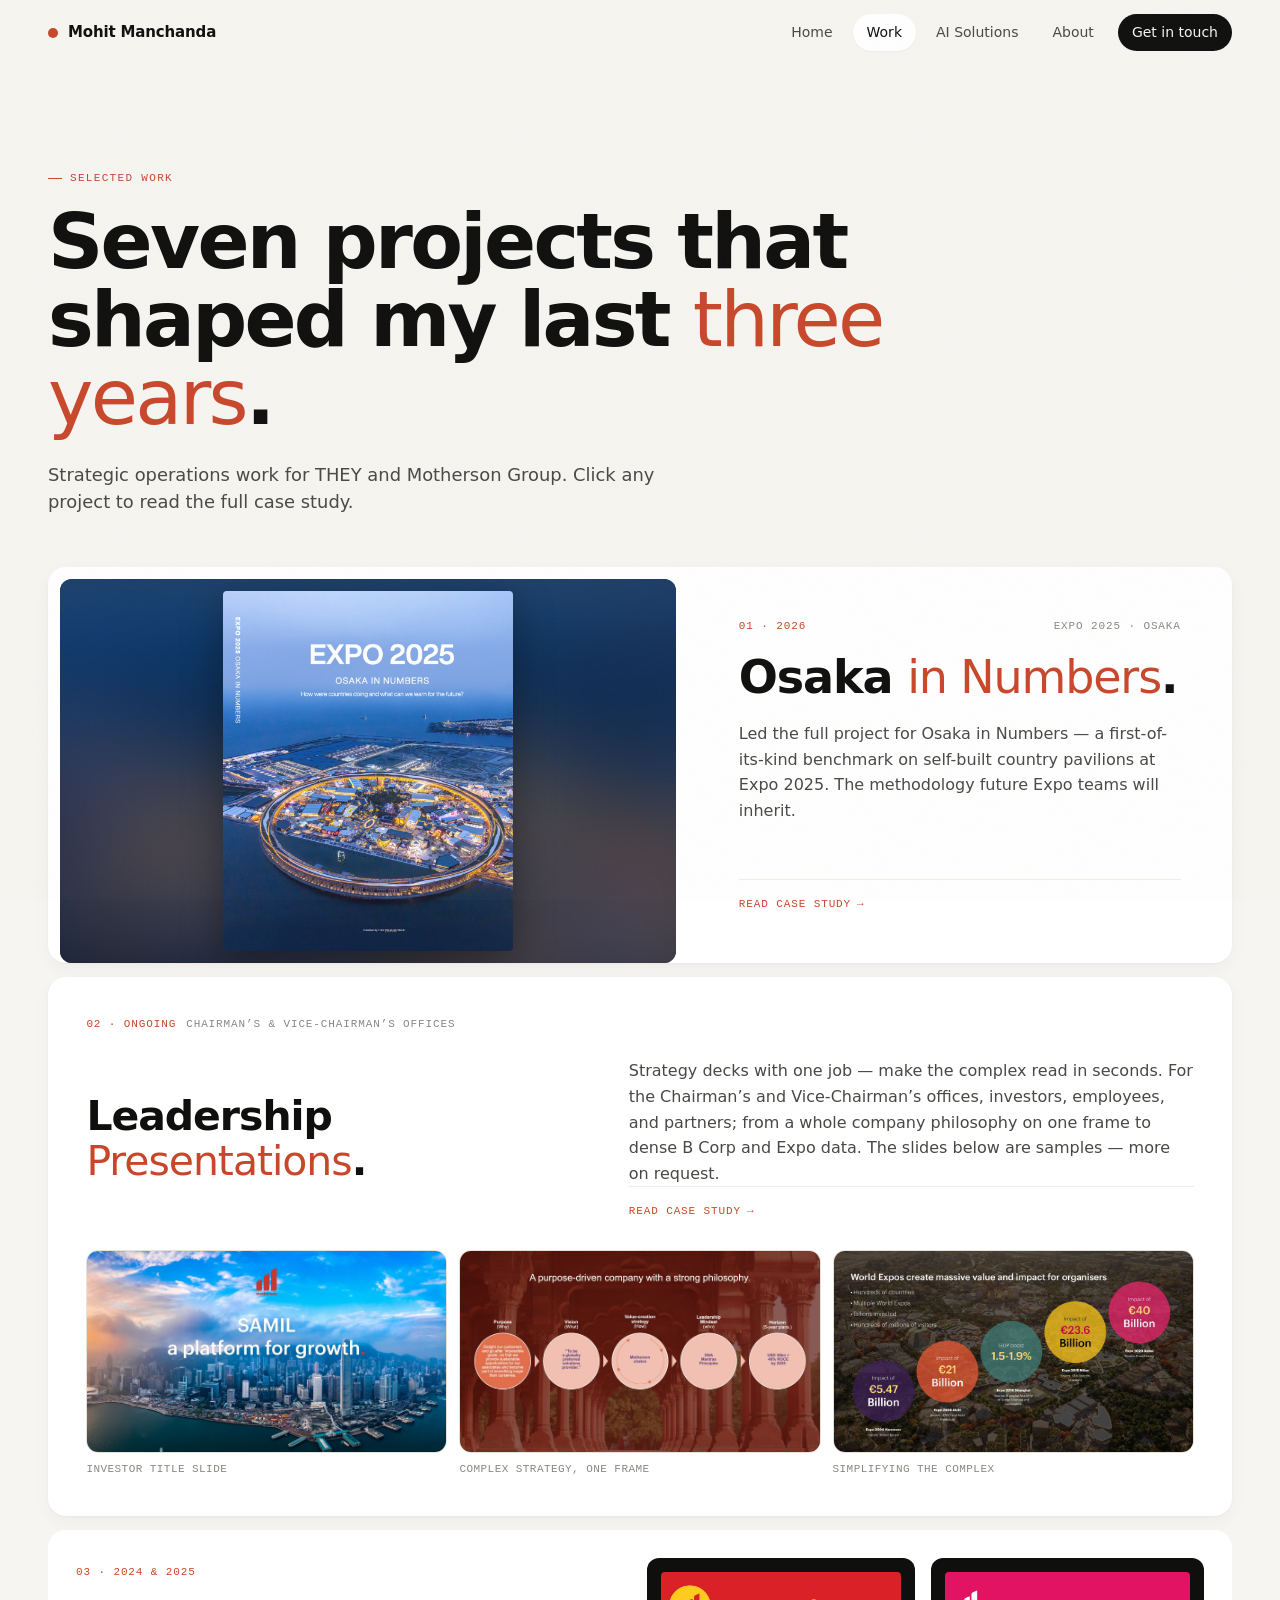
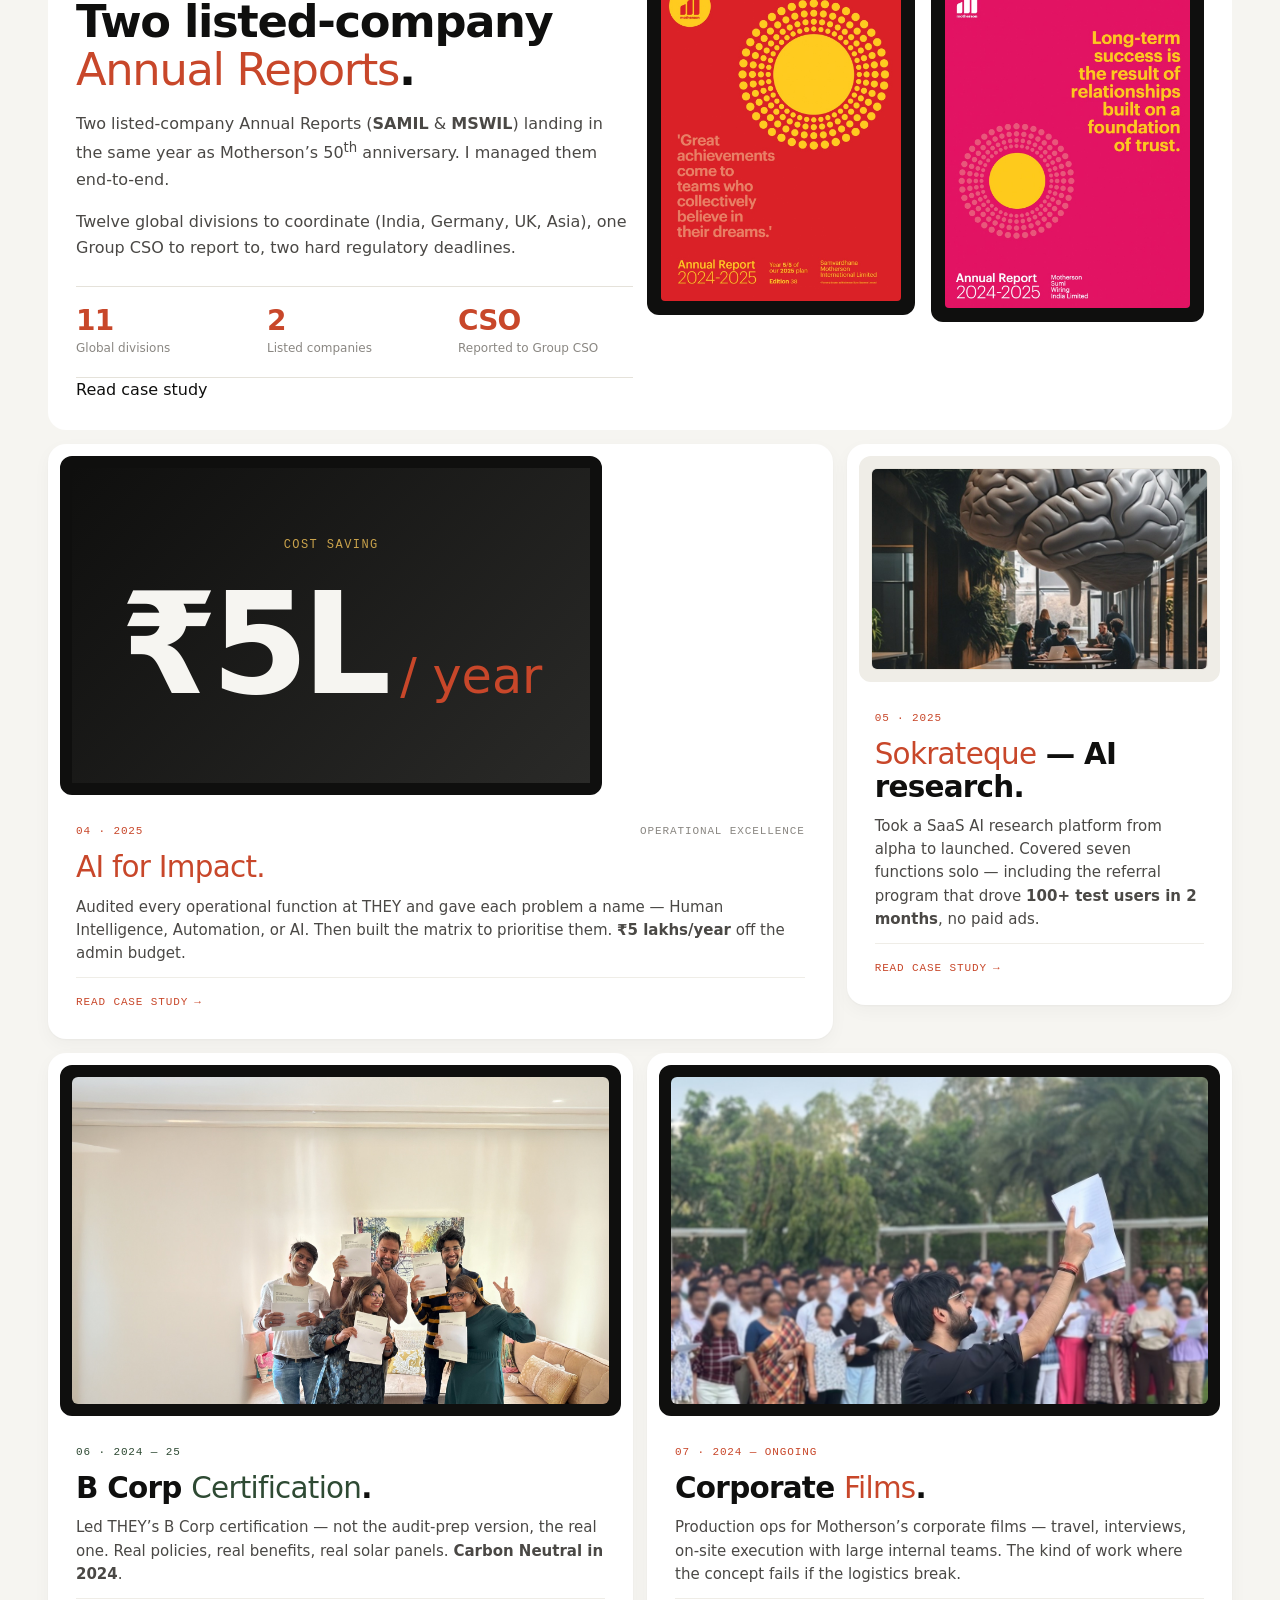
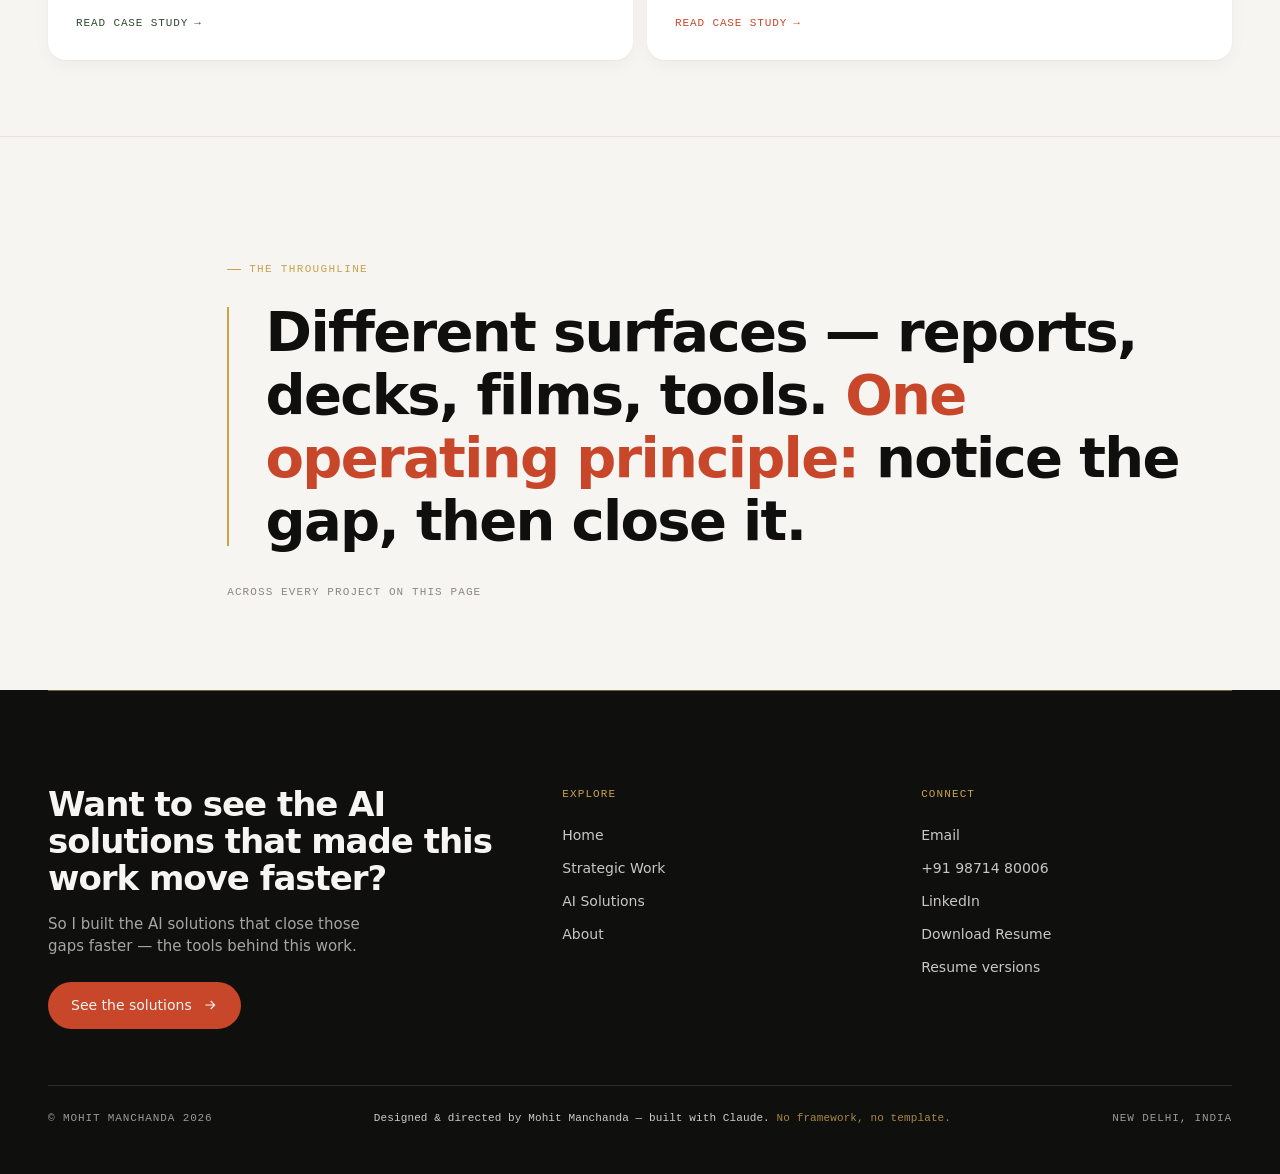
<file: work.html>
<!DOCTYPE html>
<html lang="en">
<head>
  <meta charset="UTF-8">
  <meta name="viewport" content="width=device-width, initial-scale=1.0">
  <title>Strategic Work — Mohit Manchanda</title>
  <meta name="description" content="Seven strategic projects: annual reports, leadership presentations, B Corp certification, corporate films, Sokrateque marketing, AI for Impact, Osaka Expo report.">
  <link rel="icon" type="image/svg+xml" href="favicon.svg">
  <link rel="canonical" href="https://mohitmanchanda.me/work">
  <meta property="og:type" content="website">
  <meta property="og:url" content="https://mohitmanchanda.me/work">
  <meta property="og:title" content="Selected Work — Mohit Manchanda">
  <meta property="og:description" content="Seven projects that shaped my last three years: annual reports, leadership presentations, B Corp, Sokrateque, AI for Impact, and the Osaka Expo report.">
  <meta property="og:image" content="https://mohitmanchanda.me/images/og-image.jpg">
  <meta property="og:image:width" content="1200">
  <meta property="og:image:height" content="630">
  <meta name="twitter:card" content="summary_large_image">
  <meta name="twitter:title" content="Selected Work — Mohit Manchanda">
  <meta name="twitter:description" content="Seven projects that shaped my last three years at THEY and Motherson Group.">
  <meta name="twitter:image" content="https://mohitmanchanda.me/images/og-image.jpg">
  <script>document.documentElement.classList.add("motion");</script>

  <link rel="stylesheet" href="style.css">
</head>
<body>
  <a href="#main" class="skip-link">Skip to main content</a>

  <nav class="nav">
    <div class="nav-inner">
      <a href="index.html" class="brand">
        <span class="brand-dot"></span>
        <span>Mohit Manchanda</span>
      </a>
      <div class="nav-links">
        <a href="index.html">Home</a>
        <a href="work.html" class="active">Work</a>
        <a href="tools.html">AI Solutions</a>
        <a href="about.html">About</a>
        <a href="about.html#contact" class="nav-cta">Get in touch</a>
      </div>
      <button class="nav-toggle" aria-label="Open menu" aria-expanded="false">
        <svg viewBox="0 0 24 24" fill="none" stroke="currentColor" stroke-width="2" stroke-linecap="round">
          <line class="bar bar-top" x1="3" y1="7" x2="21" y2="7"/>
          <line class="bar bar-mid" x1="3" y1="12" x2="21" y2="12"/>
          <line class="bar bar-bot" x1="3" y1="17" x2="21" y2="17"/>
        </svg>
      </button>
    </div>
  </nav>

  <header class="page-head" id="main">
    <span class="eyebrow">Selected Work</span>
    <h1>Seven projects that shaped my last <em>three years</em>.</h1>
    <p class="lede">Strategic operations work for THEY and Motherson Group. Click any project to read the full case study.</p>
  </header>

  <!-- WORK GRID -->
  <section class="work-grid">
    <h2 class="visually-hidden">Selected projects</h2>

    <!-- 01 Osaka (opener) -->
    <button class="work-item work-hero clickable" data-case="osaka">
      <div class="work-image is-cover is-cover-wide" style="--cover-bg: url('images/osaka-cover.jpg');">
        <img src="images/osaka-cover.jpg" alt="Expo 2025 Osaka in Numbers report cover">
      </div>
      <div class="work-body">
        <div class="work-meta">
          <span class="tag tag-accent">01 &middot; 2026</span>
          <span class="tag">Expo 2025 &middot; Osaka</span>
        </div>
        <h3>Osaka <em>in Numbers</em>.</h3>
        <p class="work-desc">Led the full project for Osaka in Numbers &mdash; a first-of-its-kind benchmark on self-built country pavilions at Expo 2025. The methodology future Expo teams will inherit.</p>
        <span class="open-hint">Read case study</span>
      </div>
    </button>

    <!-- 02 Leadership Presentations — full-width showcase: editorial header + 3-up filmstrip -->
    <button class="work-item work-showcase clickable" data-case="leadership">
      <div class="work-meta">
        <span class="tag tag-accent">02 &middot; Ongoing</span>
        <span class="tag">Chairman&rsquo;s &amp; Vice-Chairman&rsquo;s offices</span>
      </div>
      <div class="showcase-headline">
        <h3>Leadership <em>Presentations</em>.</h3>
        <div class="showcase-blurb">
          <p class="work-desc">Strategy decks with one job &mdash; make the complex read in seconds. For the Chairman&rsquo;s and Vice-Chairman&rsquo;s offices, investors, employees, and partners; from a whole company philosophy on one frame to dense B&nbsp;Corp and Expo data. The slides below are samples &mdash; more on request.</p>
          <span class="open-hint">Read case study</span>
        </div>
      </div>
      <div class="showcase-reel">
        <figure class="work-shot">
          <img loading="lazy" src="images/slide-samil-platform.jpg" alt="SAMIL a platform for growth — Motherson investor presentation title slide">
          <figcaption>Investor title slide</figcaption>
        </figure>
        <figure class="work-shot">
          <img loading="lazy" src="images/slide-philosophy.jpg" alt="Motherson company philosophy on one slide — purpose, vision, strategy, leadership, horizon">
          <figcaption>Complex strategy, one frame</figcaption>
        </figure>
        <figure class="work-shot">
          <img loading="lazy" src="images/slide-expo-impact.jpg" alt="World Expos economic impact shown as sized circles, Hannover 2000 to Dubai 2020">
          <figcaption>Simplifying the complex</figcaption>
        </figure>
      </div>
    </button>

    <!-- 03 Annual Reports (PAIR) -->
    <button class="work-pair clickable" data-case="annual-reports" style="border:0; text-align:left; font:inherit; color:inherit; cursor:pointer; width:100%;">
      <div>
        <div class="work-meta" style="margin-bottom: 16px;">
          <span class="tag tag-accent">03 &middot; 2024 &amp; 2025</span>
        </div>
        <h3 class="section-title" style="margin-bottom: 16px; font-size: clamp(28px, 3.5vw, 48px);">Two listed-company <em>Annual Reports</em>.</h3>
        <p style="font-size: 16px; line-height: 1.65; color: var(--text-soft); margin-bottom: 16px;">Two listed-company Annual Reports (<strong>SAMIL</strong> &amp; <strong>MSWIL</strong>) landing in the same year as Motherson&rsquo;s 50<sup>th</sup> anniversary. I managed them end-to-end.</p>
        <p style="font-size: 16px; line-height: 1.65; color: var(--text-soft); margin-bottom: 24px;">Twelve global divisions to coordinate (India, Germany, UK, Asia), one Group CSO to report to, two hard regulatory deadlines.</p>

        <div style="display: grid; grid-template-columns: 1fr 1fr 1fr; gap: 16px; padding: 20px 0; border-top: 1px solid var(--line); border-bottom: 1px solid var(--line);">
          <div>
            <div style="font-size: 28px; line-height: 1; color: var(--accent); font-weight: 600; letter-spacing: -0.03em;" data-count="12">12</div>
            <div style="font-size: 12px; color: var(--text-mute); margin-top: 4px;">Global divisions</div>
          </div>
          <div>
            <div style="font-size: 28px; line-height: 1; color: var(--accent); font-weight: 600; letter-spacing: -0.03em;">2</div>
            <div style="font-size: 12px; color: var(--text-mute); margin-top: 4px;">Listed companies</div>
          </div>
          <div>
            <div style="font-size: 28px; line-height: 1; color: var(--accent); font-weight: 600; letter-spacing: -0.03em;">CSO</div>
            <div style="font-size: 12px; color: var(--text-mute); margin-top: 4px;">Reported to Group CSO</div>
          </div>
        </div>
        <span class="open-hint" style="margin-top: 16px;">Read case study</span>
      </div>

      <div style="display: flex; gap: 16px; align-items: start; justify-content: flex-end;">
        <div class="pair-cover">
          <img loading="lazy" src="images/annual-samil-2025.jpg" alt="SAMIL Annual Report 2024-25">
        </div>
        <div class="pair-cover">
          <img loading="lazy" src="images/annual-mswil-2025.jpg" alt="MSWIL Annual Report 2024-25">
        </div>
      </div>
    </button>

    <!-- (band moved to the end; all projects now flow as one continuous grid) -->

    <!-- 04 AI for Impact -->
    <button class="work-item work-feature clickable" data-case="ai-for-impact">
      <div class="work-image" style="background: linear-gradient(135deg, #0F0F0E 0%, #2a2a28 100%); display: flex; align-items: center; justify-content: center; padding: 48px;">
        <div style="text-align: center; color: #F6F5F1;">
          <div style="font-family: var(--font-mono); font-size: 12px; text-transform: uppercase; letter-spacing: 0.12em; color: #C9A24B; margin-bottom: 20px;">Cost saving</div>
          <div style="font-size: clamp(72px, 11vw, 144px); line-height: 1; letter-spacing: -0.05em; font-weight: 600; font-feature-settings: 'tnum';">&#8377;5L<em style="font-style: normal; font-size: 0.35em; color: #C8472A; font-weight: 400; letter-spacing: 0;"> / year</em></div>
        </div>
      </div>
      <div class="work-body">
        <div class="work-meta">
          <span class="tag tag-accent">04 &middot; 2025</span>
          <span class="tag">Operational Excellence</span>
        </div>
        <h3><em>AI for Impact.</em></h3>
        <p class="work-desc">Audited every operational function at THEY and gave each problem a name &mdash; Human Intelligence, Automation, or AI. Then built the matrix to prioritise them. <strong>&#8377;5 lakhs/year</strong> off the admin budget.</p>
        <span class="open-hint">Read case study</span>
      </div>
    </button>

    <!-- 05 Sokrateque -->
    <button class="work-item work-third clickable" data-case="sokrateque">
      <div class="work-image frame-light">
        <img loading="lazy" src="images/sokrateque-creative.jpg" alt="Sokrateque AI research platform creative">
      </div>
      <div class="work-body">
        <div class="work-meta">
          <span class="tag tag-accent">05 &middot; 2025</span>
        </div>
        <h3><em>Sokrateque</em> &mdash; AI research.</h3>
        <p class="work-desc">Took a SaaS AI research platform from alpha to launched. Covered seven functions solo &mdash; including the referral program that drove <strong>100+ test users in 2 months</strong>, no paid ads.</p>
        <span class="open-hint">Read case study</span>
      </div>
    </button>

    <!-- 06 B Corp -->
    <button class="work-item work-half clickable" data-case="bcorp">
      <div class="work-image">
        <img loading="lazy" src="images/bcorp-spread.jpg" alt="THEY team celebrating B Corp certification with their certificates">
      </div>
      <div class="work-body">
        <div class="work-meta">
          <span class="tag" style="color: var(--moss);">06 &middot; 2024 &mdash; 25</span>
        </div>
        <h3>B&nbsp;Corp <em style="color: var(--moss);">Certification</em>.</h3>
        <p class="work-desc">Led THEY&rsquo;s B Corp certification &mdash; not the audit-prep version, the real one. Real policies, real benefits, real solar panels. <strong>Carbon Neutral in 2024</strong>.</p>
        <span class="open-hint" style="color: var(--moss);">Read case study</span>
      </div>
    </button>

    <!-- 07 Corporate Films -->
    <button class="work-item work-half clickable" data-case="films">
      <div class="work-image">
        <img loading="lazy" src="images/mohit-directing.jpg" alt="Mohit on the set of a Motherson corporate film shoot">
      </div>
      <div class="work-body">
        <div class="work-meta">
          <span class="tag tag-accent">07 &middot; 2024 &mdash; Ongoing</span>
        </div>
        <h3>Corporate <em>Films</em>.</h3>
        <p class="work-desc">Production ops for Motherson&rsquo;s corporate films &mdash; travel, interviews, on-site execution with large internal teams. The kind of work where the concept fails if the logistics break.</p>
        <span class="open-hint">Read case study</span>
      </div>
    </button>

  </section>

  <!-- Throughline — a light editorial pull-quote that hands directly into the dark footer -->
  <section class="statement-band statement-band--light">
    <div class="statement-band-inner">
      <span class="statement-eyebrow">The throughline</span>
      <blockquote class="sb-quote">
        <p>Different surfaces &mdash; reports, decks, films, tools. <span class="accent">One operating principle:</span> notice the gap, then close it.</p>
      </blockquote>
      <span class="sb-foot">Across every project on this page</span>
    </div>
  </section>

  <!-- ============================================
       MODALS — Case study deep dives
       ============================================ -->

  <!-- 01 AI for Impact -->
  <dialog class="case-modal" id="case-ai-for-impact">
    <div class="modal-shell">
      <button class="modal-close" aria-label="Close">&times;</button>
      <div class="modal-body">
        <div class="case-cover is-dark">
          <div class="case-cover-figure">
            <span class="figure-label">Cost saving &middot; 2025</span>
            <span class="figure-value">&#8377;5L<em> / year</em></span>
            <span class="figure-caption">Reduced annual administrative cost through the framework I built</span>
          </div>
        </div>
        <div class="modal-inner">
          <div class="case-head">
            <span class="case-num">04</span>
            <div>
              <h2 class="case-title">AI for <em>Impact</em>.</h2>
              <p class="case-tagline">A framework that named every operational problem before solving it &mdash; and gave THEY a shared language for deciding what to automate, upskill, or hand to AI.</p>
            </div>
          </div>

          <div class="case-result"><span class="case-result-label">Result</span><span class="case-result-text">&#8377;5 lakhs/year off the admin budget.</span></div>
          <div class="case-meta-strip">
            <div><span class="meta-label">Role</span><span class="meta-value"><strong>Initiative Lead</strong></span></div>
            <div><span class="meta-label">Year</span><span class="meta-value">2025</span></div>
            <div><span class="meta-label">Category</span><span class="meta-value">Operational Excellence</span></div>
            <div><span class="meta-label">Reported to</span><span class="meta-value">Senior Leadership</span></div>
          </div>

          <div class="case-content">
            <section class="case-section">
              <h3>Overview</h3>
              <p>Every company has inefficiencies. Most don&rsquo;t have a vocabulary for them. I built one. I reviewed company operations to identify areas for improvement, then grouped each opportunity into three categories &mdash; improving skills and ways of working (<strong>Human Intelligence</strong>), using tools to speed up tasks (<strong>Automation</strong>), and applying AI for smarter work (<strong>Artificial Intelligence</strong>). The framework gave THEY a shared language for deciding what kind of solution any given problem actually needed.</p>
              <figure class="case-visual">
                <img loading="lazy" src="images/ai-framework.jpg" alt="AI for Impact framework showing opportunities grouped under Human Intelligence, Automation, and Artificial Intelligence">
                <figcaption>The framework &mdash; opportunities mapped to the three categories</figcaption>
              </figure>
            </section>
            <section class="case-section">
              <h3>The Framework</h3>
              <p>On top of the three categories I built an <strong>Impact&ndash;Effort matrix</strong> &mdash; so we didn&rsquo;t just know what kind of problem we had, we knew which one to fix first. The result: finance and administration automated, the Annual Reports workflow sharpened, and the agency armed with a way to talk about its own work.</p>
              <figure class="case-visual">
                <img loading="lazy" src="images/ai-matrix.jpg" alt="Impact-Effort matrix plotting each opportunity by required effort and potential impact">
                <figcaption>The Impact&ndash;Effort matrix &mdash; what to do first</figcaption>
              </figure>
            </section>
            <section class="case-section">
              <h3>Outcomes</h3>
              <div class="case-outcomes">
                <div class="outcome"><span class="out-num">&#8377;5L<em> /yr</em></span><span class="out-label">Reduced administrative cost</span></div>
                <div class="outcome"><span class="out-num">Finance<br>+ Admin</span><span class="out-label">Functions successfully automated</span></div>
                <div class="outcome"><span class="out-num">Annual<br>Reports</span><span class="out-label">Workflow significantly improved</span></div>
              </div>
            </section>
          </div>
        </div>
      </div>
    </div>
  </dialog>

  <!-- 02 Leadership Presentations -->
  <dialog class="case-modal" id="case-leadership">
    <div class="modal-shell">
      <button class="modal-close" aria-label="Close">&times;</button>
      <div class="modal-body">
        <div class="case-cover">
          <img loading="lazy" src="images/slide-samil-platform.jpg" alt="SAMIL a platform for growth - Motherson investor presentation title slide">
        </div>
        <div class="modal-inner">
          <div class="case-head">
            <span class="case-num">02</span>
            <div>
              <h2 class="case-title">Leadership <em>Presentations</em>.</h2>
              <p class="case-tagline">Across every deck, one job &mdash; take complex strategy and make it read in seconds. Crafted with the Chairman&rsquo;s and Vice-Chairman&rsquo;s offices, for investors, employees, and partners.</p>
            </div>
          </div>

          <div class="case-result"><span class="case-result-label">Result</span><span class="case-result-text">Decks that moved investors, employees &amp; partners.</span></div>
          <div class="case-meta-strip">
            <div><span class="meta-label">Role</span><span class="meta-value"><strong>Strategic Lead</strong></span></div>
            <div><span class="meta-label">Year</span><span class="meta-value">Ongoing</span></div>
            <div><span class="meta-label">Category</span><span class="meta-value">Strategy &amp; Design</span></div>
            <div><span class="meta-label">Audience</span><span class="meta-value">Investors, partners, employees</span></div>
          </div>

          <div class="case-content">
            <section class="case-section">
              <h3>Overview</h3>
              <p>When the Chairman of a ~$14bn global auto group needs to land a story with investors, the slide either reads in three seconds or it doesn&rsquo;t. I coordinated with top leadership &mdash; including the Chairman&rsquo;s and Vice-Chairman&rsquo;s offices &mdash; to craft the strategic communication decks for investor meetings and global summits, shaping narratives for global investors, employees, and partners. The same discipline runs through all of it: a company philosophy on a single frame, World-Expo economics at a glance, thirty years of five-year plans on one timeline.</p>
            </section>
            <section class="case-section">
              <h3>What I Did</h3>
              <p>Research first, narrative second, design third. In-depth research with strategy, finance, and divisional teams. Structured strategic messaging. Visual decks at the level of polish investor scrutiny demands. Collaborated cross-functionally to deliver presentations that enhanced investor confidence, supported customer engagement, and communicated group-wide achievements.</p>
            </section>
            <section class="case-section">
              <h3>Sample slides</h3>
              <p>Single slides pulled from much larger decks &mdash; the full presentations stay confidential, but more samples are available on request.</p>
              <div class="case-slides">
                <figure>
                  <img loading="lazy" src="images/slide-philosophy.jpg" alt="A purpose-driven company with a strong philosophy — purpose, vision, value-creation strategy, leadership mindset, and five-year horizon as a five-step frame">
                  <figcaption>An entire company philosophy &mdash; purpose, vision, strategy, leadership, horizon &mdash; on a single frame.</figcaption>
                </figure>
                <figure>
                  <img loading="lazy" src="images/slide-motherson-5yr-plans.jpg" alt="Motherson Vision 2030 timeline — five-year plans from 1995 to 2025 shown as annual-report covers over the sea, each with its revenue target and 40% ROCE goal">
                  <figcaption>Three decades of Motherson&rsquo;s five-year-plan discipline &mdash; every cycle and target, on one timeline.</figcaption>
                </figure>
                <figure>
                  <img loading="lazy" src="images/slide-expo-impact.jpg" alt="World Expos economic impact — Hannover 2000 to Dubai 2020, each edition's impact shown as a coloured circle from €5.47bn to €40bn">
                  <figcaption>The economic prize of a World Expo &mdash; five host editions, sized at a glance.</figcaption>
                </figure>
                <figure>
                  <img loading="lazy" src="images/slide-expo-pavilions.jpg" alt="Expo pavilion benchmark scatter plot — total cost of participation versus top-10 votes per visitor, with pavilion photos">
                  <figcaption>Dense benchmark data turned into one read &mdash; cost of participation vs. visitor votes.</figcaption>
                </figure>
              </div>
            </section>
            <section class="case-section">
              <h3>Outcomes</h3>
              <div class="case-outcomes">
                <div class="outcome"><span class="out-num">Investor</span><span class="out-label">Confidence enhanced</span></div>
                <div class="outcome"><span class="out-num">Customer</span><span class="out-label">Engagement supported</span></div>
                <div class="outcome"><span class="out-num">Group-wide</span><span class="out-label">Achievements communicated</span></div>
              </div>
              <a href="tools.html#tool-2" class="case-tool-link">Tool I built to search years of these decks: Slide Library</a>
            </section>
          </div>
        </div>
      </div>
    </div>
  </dialog>

  <!-- 03 Annual Reports -->
  <dialog class="case-modal" id="case-annual-reports">
    <div class="modal-shell">
      <button class="modal-close" aria-label="Close">&times;</button>
      <div class="modal-body">
        <div class="case-cover is-quad">
          <figure>
            <img loading="lazy" src="images/annual-samil-2024.jpg" alt="SAMIL Annual Report 2023-24">
            <figcaption>SAMIL &middot; 2023&ndash;24</figcaption>
          </figure>
          <figure>
            <img loading="lazy" src="images/annual-mswil-2024.jpg" alt="MSWIL Annual Report 2023-24">
            <figcaption>MSWIL &middot; 2023&ndash;24</figcaption>
          </figure>
          <figure>
            <img loading="lazy" src="images/annual-samil-2025.jpg" alt="SAMIL Annual Report 2024-25">
            <figcaption>SAMIL &middot; 2024&ndash;25</figcaption>
          </figure>
          <figure>
            <img loading="lazy" src="images/annual-mswil-2025.jpg" alt="MSWIL Annual Report 2024-25">
            <figcaption>MSWIL &middot; 2024&ndash;25</figcaption>
          </figure>
        </div>
        <div class="modal-inner">
          <div class="case-head">
            <span class="case-num">03</span>
            <div>
              <h2 class="case-title">Two listed-company <em>Annual Reports</em>.</h2>
              <p class="case-tagline">Managed SAMIL and MSWIL end-to-end during Motherson&rsquo;s 50<sup>th</sup> anniversary &mdash; coordinated across 12 global divisions and reported into the Group CSO.</p>
            </div>
          </div>

          <div class="case-result"><span class="case-result-label">Result</span><span class="case-result-text">2 listed companies &middot; 12 divisions &middot; delivered on time.</span></div>
          <div class="case-meta-strip">
            <div><span class="meta-label">Role</span><span class="meta-value"><strong>Managed delivery</strong></span></div>
            <div><span class="meta-label">Year</span><span class="meta-value">2024 &amp; 2025</span></div>
            <div><span class="meta-label">Companies</span><span class="meta-value">SAMIL &middot; MSWIL</span></div>
            <div><span class="meta-label">Reported to</span><span class="meta-value">Group CSO</span></div>
          </div>

          <div class="case-content">
            <section class="case-section">
              <h3>Overview</h3>
              <p>Two listed-company Annual Reports &mdash; <strong>SAMIL</strong> and <strong>MSWIL</strong> &mdash; landing in the same year as Motherson&rsquo;s 50<sup>th</sup> anniversary. Each had to satisfy regulators, anchor investor confidence, and carry the celebratory narrative. Twelve global divisions across India, Germany, the UK, and Asia each needed to feed in. I managed them end-to-end.</p>
            </section>
            <section class="case-section">
              <h3>What I Did</h3>
              <p>Coordinated across strategy, design, content, sustainability, and divisional teams. Reported weekly to the <strong>Group CSO</strong>. Liaised with Marketing and Creative heads to keep brand and content aligned across both reports &mdash; twelve global divisions feeding into two hard regulatory deadlines.</p>
            </section>
            <section class="case-section">
              <h3>Outcome</h3>
              <p>Delivered on time, on-brand, and on the milestone. Streamlined workflows, reduced content turnaround time, and integrated diverse business narratives into reports that strengthened investor trust and stakeholder engagement.</p>
              <div class="case-outcomes" style="margin-top: 16px;">
                <div class="outcome"><span class="out-num">2</span><span class="out-label">Listed companies delivered on time</span></div>
                <div class="outcome"><span class="out-num">12</span><span class="out-label">Global divisions coordinated</span></div>
                <div class="outcome"><span class="out-num">50<sup>th</sup></span><span class="out-label">Anniversary narrative landed</span></div>
              </div>
            </section>
          </div>
        </div>
      </div>
    </div>
  </dialog>

  <!-- 04 Corporate Films -->
  <dialog class="case-modal" id="case-films">
    <div class="modal-shell">
      <button class="modal-close" aria-label="Close">&times;</button>
      <div class="modal-body">
        <div class="case-cover">
          <img loading="lazy" src="images/mohit-directing.jpg" alt="Mohit on the set of a corporate film shoot">
        </div>
        <div class="modal-inner">
          <div class="case-head">
            <span class="case-num">07</span>
            <div>
              <h2 class="case-title">Corporate <em>Films</em>.</h2>
              <p class="case-tagline">Production and on-set logistics for the films that brought Motherson&rsquo;s story to camera &mdash; large internal teams across multiple sites.</p>
            </div>
          </div>

          <div class="case-result"><span class="case-result-label">Result</span><span class="case-result-text">Group films delivered on-site with large internal teams.</span></div>
          <div class="case-meta-strip">
            <div><span class="meta-label">Role</span><span class="meta-value"><strong>Production Lead</strong></span></div>
            <div><span class="meta-label">Year</span><span class="meta-value">2024 &mdash; Ongoing</span></div>
            <div><span class="meta-label">Category</span><span class="meta-value">Production &amp; Logistics</span></div>
            <div><span class="meta-label">Scale</span><span class="meta-value">Multiple sites &middot; Large teams</span></div>
          </div>

          <div class="case-content">
            <section class="case-section">
              <h3>Overview</h3>
              <p>Corporate films are a high-budget medium where every choice carries weight. Coordinated logistics and production end-to-end &mdash; travel, interviews, on-site execution with large internal teams. The kind of work where the creative concept doesn&rsquo;t save you if the logistics break on day two.</p>
            </section>
            <section class="case-section">
              <h3>What I Did</h3>
              <ul>
                <li>Owned on-set logistics and production coordination &mdash; scheduling, travel, interviews, and execution with large internal teams across multiple sites</li>
                <li>Provided light editorial input and supported leadership visibility through films that amplified group milestones and reinforced Motherson&rsquo;s culture</li>
              </ul>
            </section>
          </div>
        </div>
      </div>
    </div>
  </dialog>

  <!-- 05 Sokrateque -->
  <dialog class="case-modal" id="case-sokrateque">
    <div class="modal-shell">
      <button class="modal-close" aria-label="Close">&times;</button>
      <div class="modal-body">
        <div class="case-cover">
          <img loading="lazy" src="images/sokrateque-creative.jpg" alt="Sokrateque AI research platform">
        </div>
        <div class="modal-inner">
          <div class="case-head">
            <span class="case-num">05</span>
            <div>
              <h2 class="case-title"><em>Sokrateque</em> &mdash; AI research, launched.</h2>
              <p class="case-tagline">Embedded across product, marketing, and analytics for a SaaS AI research platform &mdash; from alpha testing to a referral program that drove 100+ test users in two months.</p>
            </div>
          </div>

          <div class="case-result"><span class="case-result-label">Result</span><span class="case-result-text">100+ test users in 2 months, with no paid ads.</span></div>
          <div class="case-meta-strip">
            <div><span class="meta-label">Role</span><span class="meta-value"><strong>Cross-functional Lead</strong></span></div>
            <div><span class="meta-label">Year</span><span class="meta-value">2025</span></div>
            <div><span class="meta-label">Category</span><span class="meta-value">SaaS Product Marketing</span></div>
            <div><span class="meta-label">Audience</span><span class="meta-value">Students &amp; professionals</span></div>
          </div>

          <div class="case-content">
            <section class="case-section">
              <h3>Overview</h3>
              <p>Sokrateque was a SaaS AI research platform with strong tech and no audience. I took it from alpha to launched &mdash; embedded across product, marketing, and analytics, from shaping the go-to-market approach to hands-on feature testing and user acquisition. The platform shipped market-ready and user-focused because someone was holding all seven threads at once.</p>
            </section>
            <section class="case-section">
              <h3>Key Contributions</h3>
              <ul>
                <li><strong>Go-to-market strategy:</strong> Conducted market research and competitive analysis to shape positioning and target audience strategy.</li>
                <li><strong>Product development support:</strong> Coordinated with developers to build and refine AI-powered research features aligned to user needs.</li>
                <li><strong>Alpha testing:</strong> Ran early-stage platform tests to identify bugs and usability issues, providing actionable feedback for fixes.</li>
                <li><strong>User experience design:</strong> Created initial website wireframes to improve navigation and streamline the user journey.</li>
                <li><strong>Content creation:</strong> Wrote web copy for product pages to clearly communicate features and benefits.</li>
                <li><strong>Analytics setup:</strong> Implemented Google Analytics tracking and defined measurement metrics to monitor performance and engagement.</li>
                <li><strong>Referral campaign management:</strong> Designed and launched a referral program using FirstPromoter, resulting in 100+ test users in two months; oversaw tracking, incentives, and campaign optimisation.</li>
              </ul>
            </section>
            <section class="case-section">
              <h3>Outcomes</h3>
              <div class="case-outcomes">
                <div class="outcome"><span class="out-num">100<em>+</em></span><span class="out-label">Test users in 2 months</span></div>
                <div class="outcome"><span class="out-num">7</span><span class="out-label">Cross-functional contributions</span></div>
                <div class="outcome"><span class="out-num">Launch</span><span class="out-label">Platform brought market-ready</span></div>
              </div>
            </section>
          </div>
        </div>
      </div>
    </div>
  </dialog>

  <!-- 06 B Corp -->
  <dialog class="case-modal is-bcorp" id="case-bcorp">
    <div class="modal-shell">
      <button class="modal-close" aria-label="Close">&times;</button>
      <div class="modal-body">
        <div class="case-cover is-crop">
          <img loading="lazy" src="images/bcorp-spread.jpg" alt="THEY team celebrating B Corp certification">
        </div>
        <div class="modal-inner">
          <div class="case-head">
            <span class="case-num">06</span>
            <div>
              <h2 class="case-title">B&nbsp;Corp <em>Certification</em>.</h2>
              <p class="case-tagline">Led THEY&rsquo;s B Corp journey end-to-end. Real systemic changes across five pillars &mdash; not just audit prep.</p>
            </div>
          </div>

          <div class="case-result"><span class="case-result-label">Result</span><span class="case-result-text">Certified B&nbsp;Corp + carbon neutral across 5 pillars.</span></div>
          <div class="case-meta-strip">
            <div><span class="meta-label">Role</span><span class="meta-value"><strong>Certification Lead</strong></span></div>
            <div><span class="meta-label">Year</span><span class="meta-value">2024 &mdash; 25</span></div>
            <div><span class="meta-label">Category</span><span class="meta-value">Sustainability &amp; Governance</span></div>
            <div><span class="meta-label">Pillars</span><span class="meta-value">Workers, Customers, Governance, Community, Environment</span></div>
          </div>

          <div class="case-content">
            <section class="case-section">
              <h3>Overview</h3>
              <p>Most companies treat B Corp as audit prep. We didn&rsquo;t. Led the certification journey end-to-end with real changes across the company &mdash; from policies and customer feedback to employee benefits and community initiatives. Made the company <strong>carbon neutral in 2024</strong> by calculating emissions to UN standards and offsetting with carbon credits, while shifting to renewables and installing solar panels at the Delhi office. Real action first, balance-sheet maths second. Recertified in 2026 &mdash; proof it stuck.</p>
            </section>
            <section class="case-section">
              <h3>Across Five Pillars</h3>
              <ul>
                <li><strong>Workers:</strong> Formalised company values, job responsibilities, and policies; introduced equal financial opportunity frameworks, expanded secondary benefits (pension, healthcare, privilege leave), offered professional training, and supported remote work setup funding.</li>
                <li><strong>Customers:</strong> Implemented formal quality control standards, created ethical business conduct policies, and introduced structured customer feedback mechanisms at both annual and project levels.</li>
                <li><strong>Governance:</strong> Streamlined internal operations, defined vision, mission, and values, developed an employee handbook, and published a social and environmental impact statement.</li>
                <li><strong>Community:</strong> Organised donations, developed brand packages for NGOs, promoted skill-based volunteering, and encouraged individual charitable initiatives.</li>
                <li><strong>Environment:</strong> Achieved carbon neutrality for 2024 by calculating emissions in line with UN standards and purchasing carbon credits to fully offset them; additionally installed solar panels at the Delhi office, transitioned to renewable energy, and implemented waste separation.</li>
              </ul>
            </section>
            <section class="case-section">
              <h3>Telling the story</h3>
              <p>Certification was only half of it &mdash; the company had to <em>feel</em> the change. I designed the internal deck that carried THEY through its B&nbsp;Corp journey, owning the narrative flow and the visual design end to end. A few beats below &mdash; the full nineteen are one click away.</p>
              <div class="case-slides">
                <figure>
                  <img loading="lazy" src="images/bcorp-slide-what.jpg" alt="What is B Corp? explainer slide with the B Corp logo and an overview of the certification">
                  <figcaption>Start from zero shared understanding &mdash; what B&nbsp;Corp actually is.</figcaption>
                </figure>
                <figure>
                  <img loading="lazy" src="images/bcorp-slide-pillars.jpg" alt="The five B Corp stakeholder pillars — Workers, Customers, Governance, Community, Environment — as colour-coded categories">
                  <figcaption>The five stakeholder pillars the whole effort was organised around.</figcaption>
                </figure>
                <figure>
                  <img loading="lazy" src="images/bcorp-slide-action.jpg" alt="Real environmental action slide — solar panels and renewable energy at the Delhi office">
                  <figcaption>Proof over pledges &mdash; real action, not just balance-sheet offsets.</figcaption>
                </figure>
                <figure>
                  <img loading="lazy" src="images/bcorp-slide-thanks.jpg" alt="THEY THANK YOU closing slide with embossed lettering">
                  <figcaption>And a close that made it land &mdash; this was a team win.</figcaption>
                </figure>
              </div>
              <button type="button" class="deck-open" data-deck="bcorp">
                <span class="deck-open-thumb"><img loading="lazy" src="images/bcorp-deck-t01.jpg" alt="" width="64" height="36"></span>
                <span class="deck-open-text">
                  <span class="deck-open-main">Flip through the full deck</span>
                  <span class="deck-open-sub">All 19 slides &mdash; the way it was presented</span>
                </span>
                <span class="deck-open-arrow" aria-hidden="true">&rarr;</span>
              </button>
            </section>
            <section class="case-section">
              <h3>Outcomes</h3>
              <div class="case-outcomes">
                <div class="outcome"><span class="out-num">2024</span><span class="out-label">Carbon Neutral achieved</span></div>
                <div class="outcome"><span class="out-num">5</span><span class="out-label">Pillars improved systemically</span></div>
                <div class="outcome"><span class="out-num">Solar</span><span class="out-label">Installed at Delhi office</span></div>
              </div>
              <a href="https://they-website.webflow.io/blogs-collection/embracing-ethics---theys-journey-to-b-corp-certification" target="_blank" class="case-tool-link">Read my full article on THEY&rsquo;s journey &rarr;</a>
            </section>
          </div>
        </div>
      </div>
    </div>
  </dialog>

  <!-- Full-deck viewer (filled by script.js / inline JS) -->
  <dialog class="deck-modal" id="deck-bcorp" aria-label="THEY&rsquo;s B Corp deck — all 19 slides"></dialog>

  <!-- 07 Osaka -->
  <dialog class="case-modal" id="case-osaka">
    <div class="modal-shell">
      <button class="modal-close" aria-label="Close">&times;</button>
      <div class="modal-body">
        <div class="case-cover">
          <img loading="lazy" src="images/osaka-spread.jpg" alt="Osaka in Numbers report spread">
        </div>
        <div class="modal-inner">
          <div class="case-head">
            <span class="case-num">01</span>
            <div>
              <h2 class="case-title">Osaka <em>in Numbers</em>.</h2>
              <p class="case-tagline">A first-of-its-kind benchmark report on self-built country pavilions at Expo 2025 Osaka &mdash; turning raw pavilion data into strategic guidance for future Expo teams.</p>
            </div>
          </div>

          <div class="case-result"><span class="case-result-label">Result</span><span class="case-result-text">A first-of-its-kind Expo benchmark, turned into strategic guidance.</span></div>
          <div class="case-meta-strip">
            <div><span class="meta-label">Role</span><span class="meta-value"><strong>Project Lead</strong></span></div>
            <div><span class="meta-label">Year</span><span class="meta-value">2026</span></div>
            <div><span class="meta-label">Category</span><span class="meta-value">Research &amp; Operations</span></div>
            <div><span class="meta-label">Coverage</span><span class="meta-value">Self-built country pavilions</span></div>
          </div>

          <div class="case-content">
            <section class="case-section">
              <h3>Overview</h3>
              <p>No benchmark existed for self-built country pavilions at World Expos. Each country was effectively starting from scratch. Led the full project for <strong>Expo 2025 Osaka in Numbers</strong> &mdash; managed operations, analysed pavilion data, built the benchmark, and turned the findings into simple strategic insights and practical guidance pavilion leaders could actually act on. Future Expo teams now inherit the methodology instead of starting over.</p>
            </section>
            <section class="case-section">
              <h3>Outcomes</h3>
              <div class="case-outcomes">
                <div class="outcome"><span class="out-num">1<sup>st</sup></span><span class="out-label">Benchmark of its kind</span></div>
                <div class="outcome"><span class="out-num">Project Lead</span><span class="out-label">Named in the published report</span></div>
                <div class="outcome"><span class="out-num">Future</span><span class="out-label">Expo teams now have a baseline</span></div>
              </div>
            </section>
          </div>
        </div>
      </div>
    </div>
  </dialog>

  <!-- Footer -->
  <footer class="footer footer--flush">
    <div class="footer-inner">
      <div class="footer-lead">
        <h3>Want to see the AI solutions that made this work move faster?</h3>
        <p>So I built the AI solutions that close those gaps faster &mdash; the tools behind this work.</p>
        <a href="tools.html" class="btn-pill">
          <span>See the solutions</span>
          <svg viewBox="0 0 24 24" fill="none" stroke="currentColor" stroke-width="1.6"><path d="M5 12h14M13 6l6 6-6 6"/></svg>
        </a>
      </div>
      <div class="footer-col">
        <h4>Explore</h4>
        <a href="index.html">Home</a>
        <a href="work.html">Strategic Work</a>
        <a href="tools.html">AI Solutions</a>
        <a href="about.html">About</a>
      </div>
      <div class="footer-col">
        <h4>Connect</h4>
        <a href="mailto:mohitmanchanda03@gmail.com">Email</a>
        <a href="tel:+919871480006">+91 98714 80006</a>
        <a href="https://www.linkedin.com/in/mohitmanchanda/" target="_blank">LinkedIn</a>
        <a href="Mohit_creative_resume.pdf" target="_blank">Download Resume</a>
        <a href="resumes.html">Resume versions</a>
      </div>
    </div>
    <div class="footer-base">
      <span>&copy; Mohit Manchanda 2026</span>
      <span class="colophon">Designed &amp; directed by Mohit Manchanda &mdash; built with Claude. <em>No framework, no template.</em></span>
      <span>New Delhi, India</span>
    </div>
  </footer>

  <script src="script.js"></script>
  <script>
    // Single-photo case covers: show the full image (no crop) over a blurred
    // backdrop of itself, so portrait/landscape shots both look intentional.
    document.querySelectorAll('.case-cover').forEach((cover) => {
      const imgs = cover.querySelectorAll(':scope > img');
      if (imgs.length === 1) {
        cover.classList.add('has-fill');
        cover.style.setProperty('--cover-bg', `url("${imgs[0].getAttribute('src')}")`);
      }
    });

    // Open a case modal by its key, and reflect it in the URL hash (shareable + deep-linkable)
    function openCase(key) {
      const dialog = document.getElementById('case-' + key);
      if (dialog && typeof dialog.showModal === 'function' && !dialog.open) {
        dialog.showModal();
        document.body.style.overflow = 'hidden';
        if (history.replaceState) history.replaceState(null, '', '#' + key);
      }
    }
    document.querySelectorAll('[data-case]').forEach((btn) => {
      btn.addEventListener('click', () => openCase(btn.dataset.case));
    });

    // Deep-link: if the page loads (or hash changes) to e.g. work.html#leadership
    // — like the homepage tiles do — open that case automatically.
    function openFromHash() {
      const key = decodeURIComponent((location.hash || '').replace(/^#/, ''));
      if (key && document.getElementById('case-' + key)) openCase(key);
    }
    openFromHash();
    window.addEventListener('hashchange', openFromHash);

    // Inject a "next step" footer into each modal (Get in touch + Next project)
    const modals = Array.from(document.querySelectorAll('.case-modal'));
    // Explicit reading order (matches the grid), independent of modal DOM order
    const order = ['case-osaka','case-leadership','case-annual-reports','case-ai-for-impact','case-sokrateque','case-bcorp','case-films'];
    modals.forEach((dialog) => {
      const inner = dialog.querySelector('.modal-inner');
      if (!inner) return;
      const idx = order.indexOf(dialog.id);
      const nextId = order[(idx + 1) % order.length];
      const nextModal = document.getElementById(nextId);
      const nextTitle = nextModal
        ? (nextModal.querySelector('.case-title')?.textContent || 'Next project').trim().replace(/\.$/, '')
        : 'Next project';
      const footer = document.createElement('div');
      footer.className = 'case-footer';
      footer.innerHTML =
        '<a href="mailto:mohitmanchanda03@gmail.com" class="btn-pill btn-dark">Get in touch</a>' +
        '<button type="button" class="case-next">Next <span class="next-label"></span> &rarr;</button>';
      footer.querySelector('.next-label').textContent = nextTitle;
      footer.querySelector('.case-next').addEventListener('click', () => {
        dialog.close();
        openCase(nextId.replace('case-', ''));
      });
      inner.appendChild(footer);
    });

    // Close handlers
    document.querySelectorAll('.case-modal').forEach((dialog) => {
      // Close button
      dialog.querySelector('.modal-close').addEventListener('click', () => dialog.close());

      // Click outside (on backdrop)
      dialog.addEventListener('click', (e) => {
        if (e.target === dialog) dialog.close();
      });

      // Restore body scroll on close
      dialog.addEventListener('close', () => {
        document.body.style.overflow = '';
        // Reset scroll inside modal for next open
        const body = dialog.querySelector('.modal-body');
        if (body) body.scrollTop = 0;
        // Drop the #case hash so the URL returns to /work
        if (location.hash && history.replaceState) history.replaceState(null, '', location.pathname + location.search);
      });
    });

    // ---- Full-deck viewer ----------------------------------------
    // Opens a second, top-layer dialog above the case modal so the whole
    // presentation can be flipped through slide-by-slide — not just stills.
    const deckReduce = window.matchMedia('(prefers-reduced-motion: reduce)').matches;
    const A = (n, alt) => ({ f: 'images/bcorp-deck-' + n + '.jpg', t: 'images/bcorp-deck-t' + n + '.jpg', a: alt });
    const decks = {
      bcorp: {
        label: 'THEY’s B Corp journey — internal deck, narrative & design by Mohit',
        slides: [
          A('01', 'Opening slide: “How is COVID changing us?” over a tree at dusk — the deck starts with the moment that prompted the question.'),
          A('02', '“And after one year…” — a reflective beat before the answer.'),
          A('03', '“What is B Corp?” — an explainer slide with the B Corp logo, setting a shared baseline.'),
          A('04', '“120+ questions” — the scale of the B Impact Assessment THEY worked through.'),
          A('05', '“When do we start?” — a person at a laptop, the decision to begin.'),
          A('06', 'The five B Corp stakeholder pillars — Workers, Customers, Governance, Community and Environment.'),
          A('07', 'The team in discussion — the first glimpse that THEY could be a company that makes a difference.'),
          A('08', '“We had clarity about how we needed to change” — priorities mapped on a matrix.'),
          A('09', 'What THEY were already doing well — governance, shown with the team.'),
          A('10', 'Where THEY needed to improve — the team working together.'),
          A('11', 'The activities THEY committed to taking on.'),
          A('12', 'The team outdoors — culture treated as part of the change.'),
          A('13', 'The wider THEY team together.'),
          A('14', '“THEY became US” — the team holding their B Corp certificates.'),
          A('15', '“THEY went out of their comfort zone” — community giving in action.'),
          A('16', 'An embossed B Corp detail — craft in the telling.'),
          A('17', 'Real environmental action — solar panels at the Delhi office.'),
          A('18', '“B Corp fundamentally changed how we view our work” — sustainability, transparency, impact.'),
          A('19', '“THEY THANK YOU!” — the embossed closing slide.')
        ]
      }
    };

    document.querySelectorAll('[data-deck]').forEach((btn) => {
      const key = btn.dataset.deck;
      const data = decks[key];
      const dialog = document.getElementById('deck-' + key);
      if (!data || !dialog) return;

      let built = false, current = 0, preloaded = false;
      let stageImg, counterEl, thumbs = [];

      function build() {
        built = true;
        dialog.innerHTML =
          '<button type="button" class="deck-close" aria-label="Close deck">✕</button>' +
          '<div class="deck-stage">' +
            '<button type="button" class="deck-nav deck-prev" aria-label="Previous slide">‹</button>' +
            '<figure class="deck-frame"><img class="deck-current" alt="" width="1600" height="900"></figure>' +
            '<button type="button" class="deck-nav deck-next" aria-label="Next slide">›</button>' +
          '</div>' +
          '<div class="deck-bar">' +
            '<div class="deck-info"><span class="deck-counter"></span><span class="deck-credit"></span></div>' +
            '<div class="deck-strip" role="tablist" aria-label="All slides"></div>' +
          '</div>';
        stageImg = dialog.querySelector('.deck-current');
        counterEl = dialog.querySelector('.deck-counter');
        dialog.querySelector('.deck-credit').textContent = data.label;
        const strip = dialog.querySelector('.deck-strip');
        data.slides.forEach((s, i) => {
          const b = document.createElement('button');
          b.type = 'button';
          b.className = 'deck-thumb';
          b.setAttribute('role', 'tab');
          b.setAttribute('aria-label', 'Slide ' + (i + 1));
          b.innerHTML = '<img loading="lazy" src="' + s.t + '" alt="" width="256" height="144">';
          b.addEventListener('click', () => go(i));
          strip.appendChild(b);
          thumbs.push(b);
        });
        dialog.querySelector('.deck-close').addEventListener('click', () => dialog.close());
        dialog.querySelector('.deck-prev').addEventListener('click', () => go(current - 1));
        dialog.querySelector('.deck-next').addEventListener('click', () => go(current + 1));
        dialog.addEventListener('click', (e) => { if (e.target === dialog) dialog.close(); });
        dialog.addEventListener('keydown', (e) => {
          if (e.key === 'ArrowLeft') { e.preventDefault(); go(current - 1); }
          else if (e.key === 'ArrowRight') { e.preventDefault(); go(current + 1); }
        });
        dialog.addEventListener('close', () => {
          // Only restore page scroll if no case modal is still holding it.
          if (!document.querySelector('.case-modal[open]')) document.body.style.overflow = '';
        });
      }

      function go(n) {
        const count = data.slides.length;
        current = (n + count) % count;
        const s = data.slides[current];
        stageImg.src = s.f;
        stageImg.alt = s.a;
        counterEl.innerHTML = '<b>' + String(current + 1).padStart(2, '0') + '</b> / ' + count;
        thumbs.forEach((t, i) => {
          const on = i === current;
          t.classList.toggle('is-active', on);
          t.setAttribute('aria-selected', on ? 'true' : 'false');
        });
        thumbs[current].scrollIntoView({ block: 'nearest', inline: 'center', behavior: deckReduce ? 'auto' : 'smooth' });
      }

      function preload() {
        if (preloaded) return;
        preloaded = true;
        data.slides.forEach((s) => { const im = new Image(); im.src = s.f; });
      }

      btn.addEventListener('click', () => {
        if (!built) build();
        go(0);
        if (typeof dialog.showModal === 'function' && !dialog.open) dialog.showModal();
        document.body.style.overflow = 'hidden';
        preload();
      });
    });
  </script>
</body>
</html>
</file>
<file: style.css>
/* ============================================
   Mohit Manchanda — Portfolio
   Modern, confident, multi-page.
   ============================================ */

:root {
  /* Surface */
  --bg:           #F6F5F1;
  --bg-elevated:  #FFFFFF;
  --bg-dark:      #0F0F0E;
  --bg-soft:      #EFEDE7;

  /* Text */
  --text:         #0F0F0E;
  --text-soft:    #4A4845;
  --text-mute:    #8A8782;
  --text-invert:  #F6F5F1;

  /* Lines */
  --line:         #E5E2DA;
  --line-soft:    #EFEDE7;

  /* Accent — warm rust (committed) */
  --accent:       #C8472A;
  --accent-deep:  #9F371F;
  --accent-soft:  #FBEEE8;

  /* Secondary — moss (for sustainability tags) */
  --moss:         #2E4A33;
  --moss-soft:    #E6EEE5;

  /* Highlight */
  --gold:         #C9A24B;

  /* Type — Apple system stack everywhere */
  --font-sans: -apple-system, BlinkMacSystemFont, 'SF Pro Display', 'SF Pro Text', system-ui, 'Helvetica Neue', sans-serif;
  --font-serif: -apple-system, BlinkMacSystemFont, 'SF Pro Display', system-ui, sans-serif;
  --font-mono: ui-monospace, 'SF Mono', Menlo, Monaco, 'Cascadia Mono', monospace;

  /* Geometry */
  --radius: 18px;
  --radius-sm: 12px;
  --radius-lg: 28px;
  --edge: clamp(20px, 4vw, 48px);
  --max: 1440px;

  /* Shadow */
  --shadow-sm: 0 1px 2px rgba(15,15,14,0.04);
  --shadow-md: 0 8px 30px rgba(15,15,14,0.06);

  /* Motion */
  --ease: cubic-bezier(.2,.8,.2,1);
}

/* ---------- Reset ---------- */
*, *::before, *::after { box-sizing: border-box; margin: 0; padding: 0; }
html { scroll-behavior: smooth; -webkit-text-size-adjust: 100%; }
body {
  font-family: var(--font-sans);
  font-size: 16px;
  line-height: 1.5;
  color: var(--text);
  background: var(--bg);
  -webkit-font-smoothing: antialiased;
  -moz-osx-font-smoothing: grayscale;
  text-rendering: optimizeLegibility;
}
img { max-width: 100%; display: block; }
a { color: inherit; text-decoration: none; }
ul, ol { list-style: none; }
button { font: inherit; cursor: pointer; }

/* Subtle paper grain — adds warmth/tactility to the cream surface */
body::after {
  content: '';
  position: fixed;
  inset: 0;
  z-index: 9999;
  pointer-events: none;
  opacity: 0.04;
  background-image: url("data:image/svg+xml,%3Csvg xmlns='http://www.w3.org/2000/svg' width='200' height='200'%3E%3Cfilter id='n'%3E%3CfeTurbulence type='fractalNoise' baseFrequency='0.9' numOctaves='3' stitchTiles='stitch'/%3E%3C/filter%3E%3Crect width='100%25' height='100%25' filter='url(%23n)'/%3E%3C/svg%3E");
  background-size: 200px 200px;
}

/* Richer hover depth on interactive tiles */
.tile-work:hover,
.tile-about:hover,
.tile-contact:hover,
.tile-tools:hover,
.work-item:hover {
  transform: translateY(-5px);
  box-shadow: 0 22px 50px rgba(15,15,14,0.13);
  border-color: rgba(15,15,14,0.09);
}

/* ============================================
   SCROLL REVEAL (motion layer)
   Uses `translate` (independent of transform) so hover lifts never conflict.
   Gated behind .motion (set pre-paint) + reduced-motion preference.
   ============================================ */
@media (prefers-reduced-motion: no-preference) {
  .motion .tile-hero,
  .motion .tile-portrait,
  .motion .tile-stat,
  .motion .tile-tools,
  .motion .tile-work,
  .motion .tile-about,
  .motion .tile-contact,
  .motion .work-item,
  .motion .work-pair,
  .motion .statement-band-inner,
  .motion .tools-hero,
  .motion .tool-block,
  .motion .journey-row,
  .motion .skill-card,
  .motion .rec {
    opacity: 0;
    translate: 0 24px;
    transition:
      opacity 0.7s var(--ease),
      translate 0.7s var(--ease),
      transform 0.28s var(--ease),
      box-shadow 0.28s var(--ease);
  }
  .motion .reveal-in {
    opacity: 1;
    translate: 0 0;
  }
}

/* Scroll progress bar */
.scroll-progress {
  position: fixed;
  top: 0;
  left: 0;
  height: 2px;
  width: 0;
  background: var(--accent);
  z-index: 10000;
  pointer-events: none;
  transition: width 0.08s linear;
}

/* Accessible keyboard focus on every interactive element */
a:focus-visible,
button:focus-visible,
.btn-pill:focus-visible,
.tile-work:focus-visible,
.tile-about:focus-visible,
.tile-contact:focus-visible,
.tile-tools:focus-visible,
.nav-links a:focus-visible,
.nav-toggle:focus-visible,
.case-next:focus-visible {
  outline: 2px solid var(--accent);
  outline-offset: 3px;
  border-radius: 6px;
}

/* ============================================
   NAVIGATION (shared)
   ============================================ */
.nav {
  position: sticky;
  top: 0;
  z-index: 50;
  background: color-mix(in srgb, var(--bg) 88%, transparent);
  backdrop-filter: blur(20px) saturate(1.5);
  -webkit-backdrop-filter: blur(20px) saturate(1.5);
  border-bottom: 1px solid transparent;
  transition: border-color 200ms var(--ease);
}
.nav.scrolled { border-bottom-color: var(--line); }

.nav-inner {
  max-width: var(--max);
  margin: 0 auto;
  padding: 14px var(--edge);
  display: flex;
  align-items: center;
  justify-content: space-between;
  gap: 16px;
}

.brand {
  display: inline-flex;
  align-items: center;
  gap: 10px;
  font-weight: 600;
  font-size: 15px;
  letter-spacing: -0.01em;
}
.brand-dot {
  width: 10px; height: 10px;
  border-radius: 999px;
  background: var(--accent);
  display: inline-block;
}

/* Keyboard users: jump past the nav (visually hidden until focused) */
.skip-link {
  position: absolute;
  top: -100px;
  left: 16px;
  z-index: 100;
  padding: 10px 18px;
  background: var(--bg-dark);
  color: var(--text-invert);
  border-radius: 999px;
  font-size: 14px;
  font-weight: 500;
  transition: top 160ms var(--ease);
}
.skip-link:focus { top: 12px; }

/* Selected-slides gallery inside a case modal */
.case-slides {
  display: flex;
  flex-direction: column;
  gap: 22px;
  margin-top: 4px;
}
.case-slides figure { margin: 0; }
.case-slides img {
  width: 100%;
  aspect-ratio: 16 / 9;
  object-fit: cover;
  border-radius: var(--radius-sm);
  display: block;
  background: var(--bg-dark);
}
.case-slides figcaption {
  margin-top: 10px;
  font-size: 13px;
  line-height: 1.5;
  color: var(--text-mute);
}

/* Screen-reader-only (keeps headings/labels in the a11y tree without showing them) */
.visually-hidden {
  position: absolute;
  width: 1px; height: 1px;
  margin: -1px; padding: 0; border: 0;
  clip: rect(0 0 0 0); clip-path: inset(50%);
  overflow: hidden; white-space: nowrap;
}

.nav-links {
  display: flex;
  align-items: center;
  gap: 6px;
}
.nav-links a {
  font-size: 14px;
  color: var(--text-soft);
  padding: 8px 14px;
  border-radius: 999px;
  transition: color 180ms var(--ease), background 180ms var(--ease);
}
.nav-links a:hover { color: var(--text); background: var(--bg-soft); }
.nav-links a.active {
  color: var(--text);
  background: var(--bg-elevated);
  box-shadow: var(--shadow-sm);
}
.nav-cta {
  background: var(--text) !important;
  color: var(--text-invert) !important;
  margin-left: 4px;
}
.nav-cta:hover { background: var(--accent) !important; color: var(--text-invert) !important; }

/* Mobile menu */
.nav-toggle {
  display: none;
  background: none; border: 0;
  width: 40px; height: 40px;
  align-items: center; justify-content: center;
  border-radius: 999px;
  color: var(--text);
  cursor: pointer;
  transition: background 180ms var(--ease);
}
.nav-toggle:hover { background: var(--bg-soft); }
.nav-toggle svg { width: 22px; height: 22px; }
.nav-toggle .bar {
  transition: transform 240ms var(--ease), opacity 180ms var(--ease);
  transform-origin: center;
}
.nav-toggle.is-open .bar-top { transform: translateY(5.5px) rotate(45deg); }
.nav-toggle.is-open .bar-mid { opacity: 0; }
.nav-toggle.is-open .bar-bot { transform: translateY(-5.5px) rotate(-45deg); }

/* ============================================
   FOOTER (shared)
   ============================================ */
.footer {
  padding: clamp(48px, 8vw, 96px) var(--edge) clamp(24px, 4vw, 48px);
  background: var(--bg-dark);
  color: var(--text-invert);
  margin-top: clamp(80px, 12vw, 160px);
}
.footer-inner {
  max-width: var(--max);
  margin: 0 auto;
  display: grid;
  grid-template-columns: 1.5fr 1fr 1fr;
  gap: 48px;
  margin-bottom: 56px;
}
.footer-lead h3 {
  font-family: var(--font-sans);
  font-size: clamp(28px, 3.6vw, 48px);
  font-weight: 600;
  line-height: 1.08;
  letter-spacing: -0.03em;
  margin-bottom: 16px;
}
.footer-lead p {
  color: var(--text-invert);
  opacity: 0.65;
  font-size: 15px;
  max-width: 36ch;
  margin-bottom: 24px;
}
.footer-lead .btn-pill {
  background: var(--accent);
  color: var(--text-invert);
}
.footer-col h4 {
  font-family: var(--font-mono);
  font-size: 11px;
  text-transform: uppercase;
  letter-spacing: 0.1em;
  color: var(--gold);
  margin-bottom: 16px;
  font-weight: 500;
}
.footer-col a {
  display: block;
  font-size: 14px;
  padding: 6px 0;
  color: var(--text-invert);
  opacity: 0.8;
  transition: opacity 180ms var(--ease);
}
.footer-col a:hover { opacity: 1; color: var(--gold); }
.footer-base {
  max-width: var(--max);
  margin: 0 auto;
  padding-top: 24px;
  border-top: 1px solid color-mix(in srgb, var(--text-invert) 12%, transparent);
  display: flex;
  justify-content: space-between;
  font-family: var(--font-mono);
  font-size: 11px;
  text-transform: uppercase;
  letter-spacing: 0.08em;
  color: var(--text-invert);
}
.footer-base > span:not(.colophon) { opacity: 0.6; }   /* dim copyright/location, not the signature */
.footer-base .colophon {
  text-transform: none;
  letter-spacing: 0.01em;
  opacity: 0.82;
}
.footer-base .colophon em { font-style: normal; color: var(--gold); }

/* ============================================
   SHARED COMPONENTS
   ============================================ */

/* Pill buttons */
.btn-pill {
  display: inline-flex;
  align-items: center;
  gap: 10px;
  padding: 12px 22px;
  border-radius: 999px;
  font-weight: 500;
  font-size: 14px;
  transition: transform 220ms var(--ease), background 220ms var(--ease), color 220ms var(--ease);
  border: 1px solid transparent;
}
.btn-pill:hover { transform: translateY(-1px); }
.btn-pill svg { width: 16px; height: 16px; transition: transform 220ms var(--ease); }
.btn-pill:hover svg { transform: translateX(3px); }
.btn-dark { background: var(--text); color: var(--text-invert); }
.btn-dark:hover { background: var(--accent); }
.btn-light { background: var(--bg-elevated); color: var(--text); border-color: var(--line); }
.btn-light:hover { border-color: var(--text); }

/* Eyebrow label */
.eyebrow {
  display: inline-flex;
  align-items: center;
  gap: 8px;
  font-family: var(--font-mono);
  font-size: 11px;
  text-transform: uppercase;
  letter-spacing: 0.12em;
  color: var(--accent);
  font-weight: 500;
}
.eyebrow::before {
  content: '';
  width: 14px; height: 1px;
  background: var(--accent);
}

/* Page heading */
.page-head {
  max-width: var(--max);
  margin: 0 auto;
  padding: clamp(48px, 8vw, 96px) var(--edge) clamp(32px, 4vw, 56px);
}
.page-head h1 {
  font-family: var(--font-sans);
  font-weight: 600;
  font-size: clamp(40px, 6vw, 88px);
  line-height: 1.02;
  letter-spacing: -0.035em;
  margin: 16px 0 24px;
  max-width: 18ch;
}
.page-head h1 em {
  font-style: normal;
  font-weight: 500;
  color: var(--accent);
}
.page-head .lede {
  font-size: clamp(17px, 1.4vw, 20px);
  line-height: 1.5;
  color: var(--text-soft);
  max-width: 56ch;
}

/* Cards (bento-style) */
.card {
  background: var(--bg-elevated);
  border-radius: var(--radius);
  padding: 24px;
  position: relative;
  overflow: hidden;
  transition: transform 280ms var(--ease), box-shadow 280ms var(--ease);
}
.card-link:hover { transform: translateY(-2px); box-shadow: var(--shadow-md); }
.card-dark { background: var(--bg-dark); color: var(--text-invert); }
.card-accent { background: var(--accent); color: var(--text-invert); }
.card-moss { background: var(--moss); color: var(--text-invert); }
.card-soft { background: var(--bg-soft); }

/* Tag */
.tag {
  display: inline-flex;
  align-items: center;
  font-family: var(--font-mono);
  font-size: 11px;
  text-transform: uppercase;
  letter-spacing: 0.08em;
  color: var(--text-mute);
  font-weight: 500;
}
.tag-accent { color: var(--accent); }
.tag-gold { color: var(--gold); }
.tag-moss { color: var(--moss); }

/* ============================================
   HOME — BENTO GRID
   ============================================ */
.bento {
  max-width: var(--max);
  margin: 0 auto;
  padding: clamp(32px, 4.5vw, 64px) var(--edge) clamp(56px, 7vw, 96px);
  display: grid;
  grid-template-columns: repeat(12, 1fr);
  grid-auto-rows: minmax(180px, auto);
  gap: clamp(20px, 2vw, 28px);
}

/* HERO tile (large, top-left, spans 7 cols 3 rows) */
.tile-hero {
  grid-column: span 7;
  grid-row: span 3;
  background: var(--bg-elevated);
  border-radius: var(--radius-lg);
  padding: clamp(28px, 4vw, 56px);
  display: flex;
  flex-direction: column;
  justify-content: flex-start;
  position: relative;
  overflow: hidden;
}
.tile-hero .eyebrow { margin-bottom: 24px; }
.tile-hero h1 {
  font-family: var(--font-sans);
  font-weight: 600;
  font-size: clamp(40px, 5.5vw, 80px);
  line-height: 1;
  letter-spacing: -0.035em;
  color: var(--text);
  max-width: 16ch;
}
.tile-hero h1 em {
  font-style: normal;
  font-weight: 500;
  color: var(--accent);
}
/* Signature: the headline loads with a REAL gap between "work" and "happen" — a rust
   hairline marking the distance. The gap closes, the words dock, and the sentence's
   full stop stamps in. I make complex work happen. Period.
   ("notice the gap, then close it" — see the console note.) */
.tile-hero h1 .gap-close {
  display: inline-block;
  position: relative;
  width: 0.26em;              /* resting word gap — identical to the static headline */
  height: 0.16em;
  vertical-align: baseline;
}
/* the hairline IS the open gap — it spans whatever the gap currently is */
.tile-hero h1 .gap-close::before {
  content: "";
  position: absolute;
  left: 0.05em;
  right: 0.05em;
  bottom: 0.18em;
  height: 0.05em;
  border-radius: 999px;
  background: var(--accent);
  opacity: 0;                 /* invisible at rest */
}
.tile-hero h1 .hero-period { display: inline-block; }
@media (prefers-reduced-motion: no-preference) {
  /* Gesture animations are anchored to .intro-go (set on the first PAINTED frame)
     — never to load time — so the choreography always plays in front of the
     visitor. Without .intro-go (scrolled refresh, reduced motion, no JS) the
     base styles above already ARE the resting state. */
  .intro-go .tile-hero h1 .gap-close { animation: gapClose 1.4s 0.95s both; }
  .intro-go .tile-hero h1 .gap-close::before { animation: gapLine 1.4s 0.95s both; }
  .intro-go .tile-hero h1 .hero-period { animation: periodStamp 0.45s cubic-bezier(.3, 1.4, .5, 1) 1.95s both; }
  @keyframes gapClose {
    0%, 30%   { width: 1.1em; animation-timing-function: cubic-bezier(.6, 0, .16, 1); }
    62%, 100% { width: 0.26em; }
  }
  @keyframes gapLine {
    0%        { opacity: 0; }
    14%, 55%  { opacity: 1; }
    72%, 100% { opacity: 0; }
  }
  @keyframes periodStamp {
    0%   { transform: scale(0.4); opacity: 0; color: var(--accent); }
    55%  { transform: scale(1.12); opacity: 1; color: var(--accent); }
    100% { transform: scale(1); opacity: 1; color: var(--text); }
  }
}

/* ---- Hero intro: title card over a frosted page, then settle ----
   The headline materialises at viewport centre over a blurred veil, the gap
   gesture plays on that stage (timings above), then the finished sentence
   glides into its layout position as the page sharpens. `.intro` is set
   pre-paint by index.html (motion users only), `--intro-dx/dy` are measured
   there, and the class comes off at ~2.9s so everything returns to plain
   document flow. Timeline: appear 0.05–0.5 · line 0.45–0.6 · gap snaps
   0.82–1.22 · period stamps 1.32–1.72 · settle + unveil 1.8–2.45. */
.intro body { overflow: hidden; }
.intro body::before {
  content: "";
  position: fixed;
  inset: 0;
  z-index: 996;
  background: color-mix(in srgb, var(--bg) 50%, transparent);
  -webkit-backdrop-filter: blur(16px) saturate(1.05);
  backdrop-filter: blur(16px) saturate(1.05);
  pointer-events: none;
}
.intro.intro-go body::before {
  animation: veilOut 0.8s var(--ease) 2.45s both;
}
/* The title must float ABOVE the veil — freeze every ancestor property that
   would create a stacking context (reveal opacity/translate, hover transform)
   or clip the travelling headline (tile overflow), for the intro only. */
.intro .tile-hero {
  opacity: 1 !important;
  translate: none !important;
  transform: none !important;
  transition: none !important;
  overflow: visible !important;
}
/* hidden until the first painted frame; .intro-go starts the breath-in */
.intro .tile-hero h1 {
  position: relative;
  z-index: 997;
  opacity: 0;
  transform: translate(var(--intro-dx, 0px), var(--intro-dy, 0px)) scale(1.04);
  will-change: transform, opacity, filter;
}
.intro.intro-go .tile-hero h1 {
  animation:
    introIn 0.85s var(--ease) 0.15s both,
    introSettle 0.75s cubic-bezier(.3, .9, .2, 1) 2.5s both;
}
@keyframes introIn {
  from { opacity: 0; filter: blur(10px); }
  to   { opacity: 1; filter: blur(0); }
}
@keyframes introSettle {
  from { transform: translate(var(--intro-dx, 0px), var(--intro-dy, 0px)) scale(1.04); }
  to   { transform: none; }
}
@keyframes veilOut { to { opacity: 0; } }
/* Failsafe: once the run is over (`.intro-done`, set at ~2.9s — all gesture
   animations end by 2.45s), pin the resting states explicitly. If anything ever
   prevents the keyframes from running, the headline still ends whole — gap at
   word-space, hairline hidden, full stop present in text colour. */
.intro-done .tile-hero h1 .gap-close { animation: none; width: 0.26em; }
.intro-done .tile-hero h1 .gap-close::before { animation: none; opacity: 0; }
.intro-done .tile-hero h1 .hero-period { animation: none; opacity: 1; transform: none; color: var(--text); }
.tile-hero .hero-foot {
  display: flex;
  flex-direction: column;
  align-items: flex-start;
  gap: clamp(24px, 2.4vw, 32px);
  margin-top: clamp(28px, 3.5vw, 44px);
}
.tile-hero .hero-foot p {
  font-size: 15px;
  color: var(--text-soft);
  max-width: 54ch;
  line-height: 1.6;
}
.tile-hero .hero-ctas {
  display: flex;
  gap: 10px;
  flex-shrink: 0;
}

/* PORTRAIT tile (right of hero, spans 5 cols 3 rows) */
.tile-portrait {
  grid-column: span 5;
  grid-row: span 3;
  border-radius: var(--radius-lg);
  overflow: hidden;
  position: relative;
  background: var(--bg-soft);
}
.tile-portrait::after {
  content: '';
  position: absolute;
  inset: auto 0 0 0;
  height: 42%;
  background: linear-gradient(to top, rgba(0,0,0,0.6) 0%, rgba(0,0,0,0) 100%);
  pointer-events: none;
}
.tile-portrait img {
  width: 100%;
  height: 100%;
  object-fit: cover;
  object-position: center 22%;
  transition: transform 800ms var(--ease);
}
.tile-portrait:hover img { transform: scale(1.03); }
.tile-portrait .portrait-tag {
  position: absolute;
  z-index: 1;
  bottom: 20px;
  left: 20px;
  right: 20px;
  display: flex;
  justify-content: space-between;
  align-items: end;
  color: var(--text-invert);
  text-shadow: 0 1px 8px rgba(0,0,0,0.4);
}
.tile-portrait .portrait-name {
  font-family: var(--font-sans);
  font-size: 22px;
  line-height: 1;
  font-weight: 600;
  letter-spacing: -0.02em;
}
.tile-portrait .portrait-meta {
  font-family: var(--font-mono);
  font-size: 11px;
  text-transform: uppercase;
  letter-spacing: 0.1em;
  text-align: right;
  opacity: 0.85;
}

/* STAT tiles */
.tile-stat {
  grid-column: span 4;
  display: flex;
  flex-direction: column;
  justify-content: space-between;
  padding: 28px;
  border-radius: var(--radius);
  min-height: 200px;
}
.tile-stat .stat-tag {
  font-family: var(--font-mono);
  font-size: 11px;
  text-transform: uppercase;
  letter-spacing: 0.1em;
  font-weight: 500;
}
.tile-stat .stat-num {
  font-family: var(--font-sans);
  font-weight: 600;
  font-size: clamp(48px, 6vw, 76px);
  line-height: 1;
  letter-spacing: -0.04em;
  margin-top: auto;
  font-feature-settings: 'tnum', 'lnum';
}
.tile-stat .stat-sub {
  font-size: 13px;
  line-height: 1.5;
  margin-top: 10px;
  opacity: 0.85;
}

.tile-stat.tile-carbon {
  background: var(--moss);
  color: var(--text-invert);
}
.tile-stat.tile-carbon .stat-tag { color: #D9BE7A; } /* lighter gold → clears WCAG-AA on moss */
.tile-stat.tile-carbon .stat-num {
  font-weight: 500;
  letter-spacing: -0.03em;
  font-size: clamp(34px, 4vw, 50px);
}

.tile-stat.tile-saving {
  background: var(--bg-dark);
  color: var(--text-invert);
}
.tile-stat.tile-saving .stat-tag { color: var(--accent); }
.tile-stat.tile-saving .stat-num em {
  font-style: normal;
  font-weight: 400;
  font-size: 0.4em;
  color: var(--gold);
  letter-spacing: 0;
}

.tile-stat.tile-users {
  background: var(--bg-elevated);
}
.tile-stat.tile-users .stat-tag { color: var(--accent); }
.tile-stat.tile-users .stat-num sup {
  font-size: 0.4em;
  color: var(--accent);
  vertical-align: super;
}

/* Feature the ₹5L cost-saving stat on desktop (dominant, wide) */
@media (min-width: 1025px) {
  .tile-stat.tile-carbon { grid-column: span 3; }
  .tile-stat.tile-saving { grid-column: span 6; }
  .tile-stat.tile-users  { grid-column: span 3; }
  .tile-stat.tile-saving .stat-num { font-size: clamp(72px, 8vw, 108px); }
  .tile-stat.tile-saving .stat-sub { font-size: 14px; max-width: 42ch; }
}

/* TOOLS tile — FEATURED prominently */
.tile-tools {
  grid-column: span 8;
  grid-row: span 1;
  background: var(--bg-dark);
  color: var(--text-invert);
  border-radius: var(--radius-lg);
  padding: clamp(28px, 4vw, 44px);
  display: flex;
  flex-direction: column;
  gap: 24px;
  position: relative;
  overflow: hidden;
  text-decoration: none;
  transition: transform 280ms var(--ease);
}
.tile-tools:hover { transform: translateY(-2px); }
.tile-tools .eyebrow { color: var(--gold); }
.tile-tools .eyebrow::before { background: var(--gold); }
.tile-tools h3 {
  font-family: var(--font-sans);
  font-weight: 600;
  font-size: clamp(26px, 3.2vw, 38px);
  line-height: 1.12;
  letter-spacing: -0.025em;
  max-width: 30ch;
}
.tile-tools h3 em { color: var(--accent); font-style: normal; font-weight: 500; }
.tile-tools .tools-aside {
  font-size: 14px;
  line-height: 1.5;
  color: color-mix(in srgb, var(--text-invert) 60%, transparent);
  max-width: 52ch;
  margin: -8px 0 0;
}
.tools-row {
  display: grid;
  grid-template-columns: repeat(3, 1fr);
  gap: 16px;
  margin-top: 4px;
}
.tool-mini {
  padding: 16px;
  background: color-mix(in srgb, var(--text-invert) 6%, transparent);
  border: 1px solid color-mix(in srgb, var(--text-invert) 12%, transparent);
  border-radius: var(--radius-sm);
  display: flex;
  flex-direction: column;
  gap: 6px;
}
.tool-mini .tool-num {
  font-family: var(--font-mono);
  font-size: 11px;
  color: var(--gold);
}
.tool-mini .tool-name {
  font-family: var(--font-sans);
  font-size: 15px;
  line-height: 1.2;
  font-weight: 500;
  letter-spacing: -0.01em;
}
.tool-mini .tool-meta {
  font-size: 11px;
  opacity: 0.6;
  font-family: var(--font-mono);
}
.tile-tools .tools-arrow {
  position: absolute;
  top: 28px;
  right: 28px;
  width: 44px; height: 44px;
  background: var(--accent);
  color: var(--text-invert);
  border-radius: 999px;
  display: flex;
  align-items: center;
  justify-content: center;
  font-size: 20px;
  transition: transform 280ms var(--ease);
}
.tile-tools:hover .tools-arrow { transform: translate(4px, -4px); }

/* WORK PREVIEW tiles — uniform dark frame */
.tile-work {
  grid-column: span 4;
  border-radius: var(--radius);
  overflow: hidden;
  position: relative;
  display: block;
  min-height: 260px;
  background: var(--bg-dark);
  padding: 16px;
  transition: transform 280ms var(--ease);
}
.tile-work:hover { transform: translateY(-2px); }
.tile-work img {
  object-fit: cover;
  position: absolute;
  inset: 16px;
  width: calc(100% - 32px);
  height: calc(100% - 32px);
  border-radius: 8px;
  transition: transform 800ms var(--ease);
}
.tile-work:hover img { transform: scale(1.03); }

/* Portrait covers — show whole image (no crop) inside the frame */
.tile-work.is-cover img {
  position: static;
  object-fit: contain;
  width: 100%;
  height: 100%;
  border-radius: 4px;
}
/* Knock back the very saturated red annual cover so it stops out-shouting the rust brand accent */
.tile-work img[src*="annual-samil-2025"] { filter: saturate(0.8) brightness(0.9); }

/* Overlay sits inside the framed image area */
.tile-work .work-overlay {
  position: absolute;
  inset: auto 16px 16px 16px;
  padding: 24px 20px 20px;
  background: linear-gradient(to top, rgba(0,0,0,0.85) 0%, rgba(0,0,0,0) 100%);
  border-radius: 0 0 8px 8px;
}
.tile-work.is-cover .work-overlay {
  background: linear-gradient(to top, rgba(0,0,0,0.94) 0%, rgba(0,0,0,0.78) 28%, rgba(0,0,0,0) 100%);
  border-radius: 0 0 4px 4px;
  padding-top: 52px;
}
.tile-work .work-overlay {
  position: absolute;
  inset: auto 0 0 0;
  padding: 20px;
  color: var(--text-invert);
  background: linear-gradient(to top, rgba(0,0,0,0.7) 0%, rgba(0,0,0,0) 100%);
  display: flex;
  justify-content: space-between;
  align-items: end;
}
.tile-work .work-title {
  font-family: var(--font-sans);
  font-size: 20px;
  line-height: 1.15;
  font-weight: 600;
  letter-spacing: -0.02em;
}
.tile-work .work-tag {
  font-family: var(--font-mono);
  font-size: 11px;
  text-transform: uppercase;
  letter-spacing: 0.1em;
  opacity: 0.85;
}

/* CONTACT tile */
.tile-contact {
  grid-column: span 4;
  background: var(--bg-elevated);
  border-radius: var(--radius);
  padding: 28px;
  display: flex;
  flex-direction: column;
  justify-content: space-between;
  text-decoration: none;
  transition: transform 280ms var(--ease), background 280ms var(--ease);
}
.tile-contact:hover { transform: translateY(-2px); background: var(--accent); color: var(--text-invert); }
.tile-contact:hover .tag { color: var(--text-invert); opacity: 0.85; }
.tile-contact:hover .contact-arrow { background: var(--text-invert); color: var(--accent); }
.tile-contact h3 {
  font-family: var(--font-sans);
  font-size: 28px;
  line-height: 1.1;
  margin-top: 16px;
  font-weight: 600;
  letter-spacing: -0.025em;
}
.contact-arrow {
  width: 36px; height: 36px;
  border-radius: 999px;
  background: var(--bg-soft);
  color: var(--text);
  display: inline-flex;
  align-items: center;
  justify-content: center;
  font-size: 18px;
  margin-top: 24px;
  transition: background 280ms var(--ease), color 280ms var(--ease);
}

/* ABOUT-MINI tile */
.tile-about {
  grid-column: span 4;
  background: var(--accent-soft);
  border-radius: var(--radius);
  padding: 28px;
  display: flex;
  flex-direction: column;
  justify-content: space-between;
  text-decoration: none;
  color: var(--text);
  transition: transform 280ms var(--ease);
}
.tile-about:hover { transform: translateY(-2px); }
.tile-about h3 {
  font-family: var(--font-sans);
  font-size: 26px;
  line-height: 1.15;
  margin-top: 16px;
  font-weight: 600;
  letter-spacing: -0.02em;
}
.tile-about p {
  font-size: 14px;
  color: var(--text-soft);
  margin-top: 8px;
  max-width: 28ch;
}

/* MARQUEE band */
.marquee {
  max-width: var(--max);
  margin: 0 auto;
  padding: 12px var(--edge);
  border-top: 1px solid var(--line);
  border-bottom: 1px solid var(--line);
  background: var(--bg);
  overflow: hidden;
  display: flex;
  gap: 32px;
  align-items: center;
  font-family: var(--font-mono);
  font-size: 12px;
  text-transform: uppercase;
  letter-spacing: 0.1em;
  color: var(--text-soft);
  white-space: nowrap;
}
.marquee-track {
  display: inline-flex;
  align-items: center;
  gap: 32px;
  animation: marquee 40s linear infinite;
}
.marquee-track > span { display: inline-flex; align-items: center; gap: 8px; }
.marquee-track .dot { width: 4px; height: 4px; border-radius: 999px; background: var(--accent); }

@keyframes marquee {
  from { transform: translateX(0); }
  to { transform: translateX(-50%); }
}

/* ============================================
   WORK PAGE
   ============================================ */
.work-grid {
  max-width: var(--max);
  margin: 0 auto;
  padding: 0 var(--edge) clamp(48px, 6vw, 80px);
  display: grid;
  grid-template-columns: repeat(12, 1fr);
  gap: 14px;
}

.work-item {
  background: var(--bg-elevated);
  border-radius: var(--radius);
  overflow: hidden;
  display: flex;
  flex-direction: column;
  position: relative;
  align-self: start;                 /* size to content — no stretched/empty cards beside a taller one */
  border: 1px solid rgba(15, 15, 14, 0.05);
  box-shadow: 0 1px 2px rgba(15,15,14,0.03), 0 6px 18px rgba(15,15,14,0.035);
  transition: transform 280ms var(--ease), box-shadow 280ms var(--ease), border-color 280ms var(--ease);
}
.work-item .work-image {
  aspect-ratio: 16/10;
  background: var(--bg-dark);
  /* The mat is a BORDER, not padding: overflow clips children at the border's inner
     edge, so the photo can zoom inside its window without ever covering the mat. */
  border: 12px solid var(--bg-dark);
  overflow: hidden;
  position: relative;
  border-radius: var(--radius-sm);
  margin: 12px 12px 0;
}
.work-item .work-image img {
  width: 100%;
  height: 100%;
  object-fit: cover;
  border-radius: 6px;
  transition: transform 900ms var(--ease);
}
/* The pop, done right — the image zooms within its frame; the mat stays crisp.
   (is-cover-wide is excluded: its poster is an object on a backdrop, not a window.) */
.work-item:hover .work-image:not(.is-cover-wide) img { transform: scale(1.045); }

/* Alternating lighter frame — breaks the wall of dark frames into a rhythm */
.work-item .work-image.frame-light {
  background: var(--bg-soft);
  border-color: var(--bg-soft);
}
.work-item .work-image.frame-light img {
  border: 1px solid var(--line);
}

/* Portrait covers shown in full (no crop) — same thin frame as the rest */
.work-item .work-image.is-cover {
  aspect-ratio: 4/5;
  background: var(--bg-dark);
  border-width: 14px;
  display: flex;
  align-items: center;
  justify-content: center;
  border-radius: var(--radius-sm);
  margin: 12px 12px 0;
}
.work-item .work-image.is-cover img {
  width: auto;
  height: 100%;
  object-fit: contain;
  border-radius: 4px;
  box-shadow: 0 12px 40px rgba(0,0,0,0.4);
}
/* Report cover shown big in a feature slot: landscape frame, cover floated over a
   blurred backdrop of itself (so the wide frame reads as a framed poster, not empty mat) */
.work-item .work-image.is-cover-wide {
  aspect-ratio: 16/10;
  /* keeps the padding mat (no border trick): its blurred ::before backdrop must
     fill the whole frame, and overflow would clip it at a border's inner edge */
  border: 0;
  padding: 12px;
}
.work-item .work-image.is-cover-wide::before {
  content: "";
  position: absolute;
  inset: 0;
  background-image: var(--cover-bg);
  background-size: cover;
  background-position: center;
  filter: blur(36px) saturate(1.3) brightness(0.5);
  transform: scale(1.3);
  z-index: 0;
}
.work-item .work-image.is-cover-wide img {
  position: relative;
  z-index: 1;
  height: 100%;
}

/* B Corp photo — focus on the team on the right */
img[src*="bcorp-spread"] {
  object-position: 72% 55%;
}
.work-item .work-body {
  padding: 28px;
  display: flex;
  flex-direction: column;
  gap: 12px;
  flex: 1;
}
.work-item .work-meta {
  display: flex;
  justify-content: space-between;
  align-items: center;
}
.work-item h3 {
  font-family: var(--font-sans);
  font-weight: 600;
  font-size: clamp(22px, 2.3vw, 30px);
  line-height: 1.1;
  letter-spacing: -0.025em;
}
.work-item h3 em { font-style: normal; font-weight: 500; color: var(--accent); }
.work-item .work-desc {
  font-size: 15px;
  line-height: 1.55;
  color: var(--text-soft);
}
.work-item .work-outcome {
  display: flex;
  align-items: baseline;
  gap: 12px;
  margin-top: auto;
  padding-top: 16px;
  border-top: 1px solid var(--line-soft);
}
.work-item .outcome-num {
  font-family: var(--font-sans);
  font-size: 28px;
  line-height: 1;
  color: var(--accent);
  font-weight: 600;
  letter-spacing: -0.025em;
  font-feature-settings: 'tnum';
}
.work-item .outcome-label {
  font-size: 13px;
  color: var(--text-mute);
}

/* Work item sizes */
.work-feature { grid-column: span 8; }
.work-half { grid-column: span 6; }
.work-third { grid-column: span 4; }

/* Full-width opening hero — poster on one side, roomy text panel on the other */
.work-hero {
  grid-column: span 12;
  flex-direction: row;
  align-items: stretch;
}
.work-hero .work-image {
  flex: 0 0 52%;
  margin: 14px 0 14px 14px;
}
.work-hero .work-body {
  flex: 1;
  justify-content: center;
  padding: clamp(32px, 4vw, 60px);
  gap: 18px;
}
.work-hero h3 { font-size: clamp(30px, 3.6vw, 46px); }
.work-hero .work-desc { font-size: 16px; line-height: 1.6; max-width: 46ch; }
.work-hero .open-hint { margin-top: 8px; }

/* Pair of related items (annual reports) */
.work-pair {
  grid-column: span 12;
  display: grid;
  grid-template-columns: 1fr 1fr;
  gap: 14px;
  background: var(--bg-elevated);
  border-radius: var(--radius);
  padding: 28px;
}
.work-pair .pair-cover {
  aspect-ratio: 3/4;
  background: var(--bg-dark);
  border-radius: var(--radius-sm);
  overflow: hidden;
  max-width: 280px;
  padding: 14px;
}
.work-pair .pair-cover img {
  width: 100%; height: 100%;
  object-fit: cover;
  border-radius: 4px;
}
.work-pair .pair-body {
  padding: 8px;
  display: flex;
  flex-direction: column;
  gap: 14px;
}
.work-pair .pair-body h3 {
  font-family: var(--font-sans);
  font-size: clamp(26px, 2.8vw, 38px);
  line-height: 1.1;
  font-weight: 600;
  letter-spacing: -0.03em;
}

/* Full-width multi-slide showcase — editorial header (title left, blurb right)
   over a 3-up filmstrip of deck stills. Namespaced under .work-showcase / .work-shot
   so no global .work-item rule is touched. */
.work-showcase {
  grid-column: span 12;
  display: flex;
  flex-direction: column;
  gap: clamp(18px, 2.2vw, 26px);
}
/* .work-item.clickable resets padding to 0 at (0,2,0) specificity — this (0,3,0)
   selector out-guns it so the card keeps its inset at any rule order */
.work-item.work-showcase.clickable { padding: clamp(24px, 3vw, 40px); }
/* Tags grouped top-left like a breadcrumb — the inherited space-between would
   fling them to opposite corners of a span-12 card */
.work-showcase .work-meta { justify-content: flex-start; gap: 10px; flex-wrap: wrap; }
.work-showcase .showcase-headline {
  display: grid;
  grid-template-columns: minmax(0, 1fr) minmax(0, 1.15fr);
  gap: 16px clamp(28px, 4vw, 56px);
  align-items: center;
}
.work-showcase h3 { font-size: clamp(28px, 3.2vw, 44px); max-width: 14ch; }
.work-showcase .showcase-blurb { display: flex; flex-direction: column; gap: 0; }
.work-showcase .work-desc { font-size: 16px; line-height: 1.6; max-width: 56ch; }
.work-showcase .open-hint { margin-top: 16px; }
.work-showcase .showcase-reel {
  display: grid;
  grid-template-columns: repeat(3, minmax(0, 1fr));
  gap: 12px;
  margin-top: 4px;
}
.work-shot { margin: 0; display: flex; flex-direction: column; gap: 8px; }
.work-shot > img {
  width: 100%; aspect-ratio: 16 / 9; object-fit: cover;
  border-radius: var(--radius-sm); background: var(--bg-soft);
  border: 1px solid var(--line); display: block;
}
.work-shot figcaption {
  font-family: var(--font-mono); font-size: 11px; letter-spacing: 0.04em;
  color: var(--text-mute); text-transform: uppercase;
}

/* ============================================
   CASE STUDY MODAL (work.html)
   ============================================ */

/* Make work-item clickable */
.work-item.clickable {
  cursor: pointer;
  border: 0;
  text-align: left;
  font: inherit;
  color: inherit;
  width: 100%;
  padding: 0;
}
.work-item.clickable:focus-visible {
  outline: 2px solid var(--accent);
  outline-offset: 4px;
}
.work-item .open-hint {
  display: inline-flex;
  align-items: center;
  gap: 6px;
  margin-top: auto;
  padding-top: 16px;
  border-top: 1px solid var(--line-soft);
  font-family: var(--font-mono);
  font-size: 11px;
  text-transform: uppercase;
  letter-spacing: 0.08em;
  color: var(--accent);
  font-weight: 500;
}
.work-item .open-hint::after {
  content: '\2192';
  transition: transform 200ms var(--ease);
}
.work-item.clickable:hover .open-hint::after {
  transform: translateX(4px);
}

/* Dialog (modal) */
.case-modal {
  border: 0;
  padding: 0;
  background: var(--bg-elevated);
  border-radius: var(--radius-lg);
  max-width: min(1100px, 94vw);
  max-height: 90vh;
  width: 100%;
  overflow: hidden;
  color: var(--text);
  box-shadow: 0 32px 100px rgba(0,0,0,0.3);
  margin: auto;
}
.case-modal::backdrop {
  background: rgba(15, 15, 14, 0.6);
  backdrop-filter: blur(8px);
  -webkit-backdrop-filter: blur(8px);
}

/* Open animation */
.case-modal {
  opacity: 0;
  transform: scale(0.96) translateY(20px);
  transition: opacity 280ms var(--ease), transform 280ms var(--ease), display 280ms allow-discrete, overlay 280ms allow-discrete;
}
.case-modal[open] {
  opacity: 1;
  transform: scale(1) translateY(0);
}
.case-modal::backdrop {
  opacity: 0;
  transition: opacity 280ms var(--ease), display 280ms allow-discrete, overlay 280ms allow-discrete;
}
.case-modal[open]::backdrop {
  opacity: 1;
}
@starting-style {
  .case-modal[open] {
    opacity: 0;
    transform: scale(0.96) translateY(20px);
  }
  .case-modal[open]::backdrop {
    opacity: 0;
  }
}

/* Modal layout */
.modal-shell {
  display: flex;
  flex-direction: column;
  max-height: 90vh;
}
.modal-close {
  position: absolute;
  top: 16px;
  right: 16px;
  z-index: 10;
  width: 40px;
  height: 40px;
  border-radius: 999px;
  background: var(--bg-elevated);
  border: 1px solid var(--line);
  color: var(--text);
  font-size: 18px;
  display: flex;
  align-items: center;
  justify-content: center;
  cursor: pointer;
  transition: background 200ms var(--ease), color 200ms var(--ease), transform 200ms var(--ease);
  box-shadow: var(--shadow-sm);
}
.modal-close:hover {
  background: var(--text);
  color: var(--text-invert);
  transform: scale(1.06);
}
/* Own focus ring — round, so the circular button never flattens to a square
   like the shared 6px-radius focus group would force it to. */
.modal-close:focus-visible {
  outline: 2px solid var(--accent);
  outline-offset: 3px;
}

.modal-body {
  overflow-y: auto;
  scroll-behavior: smooth;
}

/* Case cover (inside modal) */
.case-cover {
  position: relative;
  overflow: hidden;
}
.case-cover img {
  width: 100%;
  height: auto;
  object-fit: contain;
  display: block;
}
.case-cover.is-tall img { aspect-ratio: 16/9; }
.case-cover.is-dark {
  background: var(--bg-dark);
  color: var(--text-invert);
  padding: clamp(36px, 6vw, 64px);
  aspect-ratio: 21/9;
  display: flex;
  align-items: center;
  justify-content: center;
}
.case-cover.is-moss {
  background: var(--moss);
  color: var(--text-invert);
  padding: clamp(36px, 6vw, 64px);
  aspect-ratio: 21/9;
  display: flex;
  align-items: center;
  justify-content: center;
}
.case-cover.is-pair {
  background: var(--bg-dark);
  padding: clamp(36px, 6vw, 64px);
  aspect-ratio: 21/9;
  display: flex;
  align-items: center;
  justify-content: center;
  gap: clamp(20px, 4vw, 60px);
}
.case-cover.is-pair img {
  width: auto;
  height: 100%;
  aspect-ratio: auto;
  object-fit: contain;
  box-shadow: 0 16px 50px rgba(0,0,0,0.4);
  max-height: 240px;
}

/* Quad cover — 4 report covers shown together */
.case-cover.is-quad {
  background: var(--bg-dark);
  padding: clamp(32px, 4vw, 56px) clamp(24px, 3vw, 40px);
  display: grid;
  grid-template-columns: repeat(4, 1fr);
  gap: clamp(16px, 2vw, 32px);
  align-items: end;
  justify-items: center;
}
.case-cover.is-quad figure {
  display: flex;
  flex-direction: column;
  align-items: center;
  gap: 14px;
  width: 100%;
}
.case-cover.is-quad img {
  width: 100%;
  height: auto;
  aspect-ratio: auto;
  object-fit: contain;
  box-shadow: 0 16px 50px rgba(0,0,0,0.5);
  border-radius: 4px;
}
.case-cover.is-quad figcaption {
  font-family: var(--font-mono);
  font-size: 11px;
  text-transform: uppercase;
  letter-spacing: 0.12em;
  color: var(--gold);
  text-align: center;
}
@media (max-width: 640px) {
  .case-cover.is-quad {
    grid-template-columns: repeat(2, 1fr);
    gap: 18px;
    padding: 24px 20px;
  }
}
.case-cover-figure {
  text-align: center;
}
.case-cover-figure .figure-label {
  font-family: var(--font-mono);
  font-size: 11px;
  text-transform: uppercase;
  letter-spacing: 0.12em;
  color: var(--gold);
  margin-bottom: 14px;
  display: block;
}
.case-cover-figure .figure-value {
  font-size: clamp(56px, 10vw, 120px);
  line-height: 1;
  font-weight: 600;
  letter-spacing: -0.04em;
  font-feature-settings: 'tnum';
  display: block;
}
.case-cover-figure .figure-value em {
  font-style: normal;
  font-weight: 400;
  font-size: 0.35em;
  color: var(--accent);
  letter-spacing: 0;
}
.case-cover-figure .figure-caption {
  font-size: 14px;
  color: var(--text-invert);
  opacity: 0.7;
  margin-top: 14px;
  max-width: 38ch;
  margin-left: auto;
  margin-right: auto;
}

/* Modal content padding wrapper */
.modal-inner {
  padding: clamp(28px, 4vw, 48px);
}

/* Case head */
.case-head {
  display: grid;
  grid-template-columns: 80px 1fr;
  gap: 24px;
  margin-bottom: 28px;
  align-items: start;
}
.case-num {
  font-size: clamp(36px, 4vw, 52px);
  line-height: 1;
  color: var(--accent);
  font-weight: 600;
  letter-spacing: -0.04em;
  font-feature-settings: 'tnum';
}
.case-title {
  font-family: var(--font-sans);
  font-weight: 600;
  font-size: clamp(26px, 3vw, 38px);
  line-height: 1.08;
  letter-spacing: -0.03em;
}
.case-title em { font-style: normal; font-weight: 500; color: var(--accent); }
.case-tagline {
  font-size: clamp(15px, 1.4vw, 18px);
  line-height: 1.5;
  color: var(--text-soft);
  margin-top: 12px;
}

/* Meta strip */
/* Headline result, surfaced at the top of each case so it scans in 2 seconds. */
.case-result {
  display: flex;
  align-items: baseline;
  flex-wrap: wrap;
  gap: 6px 14px;
  margin: 0 0 clamp(20px, 2.6vw, 30px);
  padding: 14px 18px;
  background: rgba(200, 71, 42, 0.07);
  border-left: 3px solid var(--accent);
  border-radius: 10px;
}
.case-result-label {
  font-family: var(--font-mono);
  font-size: 10px;
  letter-spacing: 0.16em;
  text-transform: uppercase;
  color: var(--accent);
  font-weight: 600;
  flex-shrink: 0;
}
.case-result-text {
  font-size: clamp(15px, 1.5vw, 18px);
  font-weight: 600;
  color: var(--text);
  line-height: 1.4;
}
.is-bcorp .case-result { background: var(--moss-soft); border-left-color: var(--moss); }
.is-bcorp .case-result-label { color: var(--moss); }

.case-meta-strip {
  display: grid;
  grid-template-columns: repeat(4, 1fr);
  gap: 16px;
  padding: 20px 0;
  border-top: 1px solid var(--line);
  border-bottom: 1px solid var(--line);
  margin-bottom: 32px;
}
.case-meta-strip > div {
  display: flex;
  flex-direction: column;
  gap: 4px;
}
.case-meta-strip .meta-label {
  font-family: var(--font-mono);
  font-size: 11px;
  text-transform: uppercase;
  letter-spacing: 0.1em;
  color: var(--accent);
}
.case-meta-strip .meta-value {
  font-size: 13px;
  color: var(--text);
  line-height: 1.4;
}
.case-meta-strip .meta-value strong { font-weight: 600; }

/* Case sections */
.case-content {
  display: flex;
  flex-direction: column;
  gap: 28px;
  max-width: 880px;
}
.case-section { display: flex; flex-direction: column; gap: 10px; }
.case-section h3 {
  font-family: var(--font-sans);
  font-weight: 600;
  font-size: 12px;
  letter-spacing: 0.08em;
  text-transform: uppercase;
  color: var(--accent);
}
.case-section p {
  font-size: 16px;
  line-height: 1.6;
  color: var(--text);
}
.case-section p strong { font-weight: 600; }
.case-section p em { font-style: normal; font-weight: 500; color: var(--accent); }
.case-section ul {
  display: flex;
  flex-direction: column;
  gap: 12px;
  margin-top: 4px;
}
.case-section li {
  padding-left: 24px;
  position: relative;
  font-size: 15px;
  line-height: 1.55;
  color: var(--text-soft);
}
.case-section li::before {
  content: '';
  position: absolute;
  left: 0;
  top: 11px;
  width: 12px;
  height: 1px;
  background: var(--accent);
}
.case-section li strong { color: var(--text); font-weight: 600; }

/* Outcomes inside modal */
.case-outcomes {
  display: grid;
  grid-template-columns: repeat(3, 1fr);
  gap: 1px;
  background: var(--line);
  border: 1px solid var(--line);
  border-radius: var(--radius-sm);
  margin-top: 6px;
  overflow: hidden;
}
.case-outcomes .outcome {
  background: var(--bg-elevated);
  padding: 18px;
  display: flex;
  flex-direction: column;
  gap: 4px;
}
.case-outcomes .out-num {
  font-size: clamp(24px, 2.5vw, 32px);
  line-height: 1;
  color: var(--text);
  font-weight: 600;
  letter-spacing: -0.03em;
  font-feature-settings: 'tnum';
}
.case-outcomes .out-num em {
  font-style: normal;
  font-size: 0.5em;
  color: var(--accent);
  letter-spacing: 0;
  font-weight: 400;
}
.case-outcomes .out-label {
  font-size: 11px;
  color: var(--text-mute);
  line-height: 1.4;
  font-family: var(--font-mono);
  text-transform: uppercase;
  letter-spacing: 0.06em;
}

/* Inline visual (graphs, diagrams) inside case sections */
.case-visual {
  margin-top: 16px;
  background: var(--bg-soft);
  border-radius: var(--radius-sm);
  padding: 12px;
  position: relative;
}
.case-visual img {
  width: 100%;
  height: auto;
  display: block;
  border-radius: 6px;
}
.case-visual figcaption {
  font-family: var(--font-mono);
  font-size: 11px;
  text-transform: uppercase;
  letter-spacing: 0.1em;
  color: var(--text-mute);
  text-align: center;
  margin-top: 10px;
  padding-bottom: 4px;
}

/* Modal footer — keeps the visitor moving */
.case-footer {
  display: flex;
  justify-content: space-between;
  align-items: center;
  gap: 16px;
  margin-top: 44px;
  padding-top: 28px;
  border-top: 1px solid var(--line);
  flex-wrap: wrap;
}
.case-next {
  background: none;
  border: 0;
  font: inherit;
  font-size: 14px;
  font-weight: 500;
  color: var(--text-soft);
  cursor: pointer;
  display: inline-flex;
  align-items: center;
  gap: 6px;
  transition: color 180ms var(--ease);
}
.case-next:hover { color: var(--accent); }
.case-next .next-label { color: var(--text); font-weight: 600; }

/* Learning quote */
.case-learning {
  margin-top: 6px;
  padding: 20px 24px;
  background: var(--accent-soft);
  border-radius: var(--radius-sm);
  font-size: 16px;
  line-height: 1.5;
  color: var(--text);
  font-weight: 500;
  letter-spacing: -0.005em;
}
.case-learning::before {
  content: '"';
  font-size: 36px;
  line-height: 0.5;
  color: var(--accent);
  vertical-align: -8px;
  margin-right: 4px;
  font-weight: 600;
}

/* B Corp variant */
.is-bcorp .case-section h3 { color: var(--moss); }
.is-bcorp .case-section li::before { background: var(--moss); }
.is-bcorp .case-meta-strip .meta-label { color: var(--moss); }
.is-bcorp .case-num { color: var(--moss); }
.is-bcorp .case-title em { color: var(--moss); }
.is-bcorp .case-learning { background: var(--moss-soft); }
.is-bcorp .case-learning::before { color: var(--moss); }

/* Tool callout in modal */
.case-tool-link {
  display: inline-flex;
  align-items: center;
  gap: 10px;
  padding: 10px 18px;
  background: var(--bg-dark);
  color: var(--text-invert);
  border-radius: 999px;
  font-size: 13px;
  font-weight: 500;
  margin-top: 6px;
  transition: background 220ms var(--ease);
  align-self: flex-start;
}
.case-tool-link:hover { background: var(--accent); }
.case-tool-link::before {
  content: '';
  width: 6px; height: 6px;
  border-radius: 999px;
  background: var(--gold);
}

/* Modal responsive */
@media (max-width: 640px) {
  .case-meta-strip { grid-template-columns: repeat(2, 1fr); gap: 14px; }
  .case-outcomes { grid-template-columns: 1fr; }
  .case-head { grid-template-columns: 1fr; gap: 12px; }
  .case-cover.is-pair { flex-direction: column; gap: 16px; }
  .case-cover.is-pair img { max-height: none; max-width: 50%; }
}

/* ============================================
   CASE STUDIES (work.html)
   ============================================ */

/* TOC strip */
.case-toc {
  position: sticky;
  top: 56px;
  z-index: 40;
  background: color-mix(in srgb, var(--bg) 92%, transparent);
  backdrop-filter: blur(20px) saturate(1.4);
  -webkit-backdrop-filter: blur(20px) saturate(1.4);
  border-top: 1px solid var(--line-soft);
  border-bottom: 1px solid var(--line-soft);
  margin-bottom: clamp(40px, 6vw, 80px);
}
.case-toc-inner {
  max-width: var(--max);
  margin: 0 auto;
  padding: 14px var(--edge);
  display: flex;
  gap: 4px;
  overflow-x: auto;
  scrollbar-width: none;
}
.case-toc-inner::-webkit-scrollbar { display: none; }
.case-toc-inner a {
  font-family: var(--font-mono);
  font-size: 11px;
  text-transform: uppercase;
  letter-spacing: 0.08em;
  color: var(--text-mute);
  padding: 8px 14px;
  border-radius: 999px;
  white-space: nowrap;
  transition: color 180ms var(--ease), background 180ms var(--ease);
  flex-shrink: 0;
}
.case-toc-inner a:hover { color: var(--text); background: var(--bg-soft); }
.case-toc-inner a .toc-num { color: var(--accent); margin-right: 4px; }

/* Case container */
.cases {
  max-width: var(--max);
  margin: 0 auto;
  padding: 0 var(--edge);
  display: flex;
  flex-direction: column;
  gap: clamp(80px, 10vw, 140px);
}

.case {
  scroll-margin-top: 140px;
}

/* Case cover (visual) */
.case-cover {
  border-radius: var(--radius);
  overflow: hidden;
  margin-bottom: clamp(24px, 3vw, 40px);
  position: relative;
}
.case-cover img {
  width: 100%;
  height: auto;
  object-fit: contain;
  display: block;
}
.case-cover.is-tall img { aspect-ratio: 16/10; }

/* Single-photo covers: fixed 16:10 frame, image shown FULL (no crop),
   with a blurred backdrop of the same image filling any letterbox gap. */
.case-cover.has-fill {
  height: clamp(280px, 50vh, 520px);
  background: #14110d;
}
.case-cover.has-fill::before {
  content: '';
  position: absolute;
  inset: 0;
  z-index: 0;
  background-image: var(--cover-bg);
  background-size: cover;
  background-position: center;
  filter: blur(34px) saturate(1.25) brightness(0.66);
  transform: scale(1.25);
}
.case-cover.has-fill img {
  position: relative;
  z-index: 1;
  width: 100%;
  height: 100%;
  object-fit: contain;
}
/* Photos with dead space (e.g. high ceiling): fill the frame, crop, centred on the subject. */
.case-cover.is-crop img { object-fit: cover; object-position: center 72%; transform: scale(1.18); }
.case-cover.is-crop::before { display: none; }
.case-cover.is-dark {
  background: var(--bg-dark);
  color: var(--text-invert);
  padding: clamp(40px, 6vw, 80px);
  aspect-ratio: 21/9;
  display: flex;
  align-items: center;
  justify-content: center;
}
.case-cover.is-moss {
  background: var(--moss);
  color: var(--text-invert);
  padding: clamp(40px, 6vw, 80px);
  aspect-ratio: 21/9;
  display: flex;
  align-items: center;
  justify-content: center;
}
.case-cover.is-pair {
  background: var(--bg-dark);
  padding: clamp(40px, 6vw, 80px);
  aspect-ratio: 21/9;
  display: flex;
  align-items: center;
  justify-content: center;
  gap: clamp(20px, 4vw, 60px);
}
.case-cover.is-pair img {
  width: auto;
  height: 100%;
  aspect-ratio: auto;
  object-fit: contain;
  box-shadow: 0 16px 50px rgba(0,0,0,0.4);
  max-height: 280px;
}
.case-cover-figure {
  text-align: center;
}
.case-cover-figure .figure-label {
  font-family: var(--font-mono);
  font-size: 11px;
  text-transform: uppercase;
  letter-spacing: 0.12em;
  color: var(--gold);
  margin-bottom: 16px;
  display: block;
}
.case-cover-figure .figure-value {
  font-size: clamp(64px, 12vw, 144px);
  line-height: 1;
  font-weight: 600;
  letter-spacing: -0.04em;
  font-feature-settings: 'tnum';
  display: block;
}
.case-cover-figure .figure-value em {
  font-style: normal;
  font-weight: 400;
  font-size: 0.35em;
  color: var(--accent);
  letter-spacing: 0;
}
.case-cover-figure .figure-caption {
  font-size: 14px;
  color: var(--text-invert);
  opacity: 0.7;
  margin-top: 16px;
}

/* Case header */
.case-head {
  display: grid;
  grid-template-columns: 200px 1fr;
  gap: clamp(20px, 4vw, 60px);
  margin-bottom: clamp(24px, 3vw, 40px);
  align-items: end;
}
.case-num {
  font-size: clamp(40px, 5vw, 64px);
  line-height: 1;
  color: var(--accent);
  font-weight: 600;
  letter-spacing: -0.04em;
  font-feature-settings: 'tnum';
}
.case-title {
  font-family: var(--font-sans);
  font-weight: 600;
  font-size: clamp(28px, 3.6vw, 52px);
  line-height: 1.05;
  letter-spacing: -0.035em;
}
.case-title em { font-style: normal; font-weight: 500; color: var(--accent); }
.case-tagline {
  font-size: clamp(17px, 1.5vw, 21px);
  line-height: 1.5;
  color: var(--text-soft);
  margin-top: 16px;
  max-width: 56ch;
}

/* Case body grid */
.case-body {
  display: grid;
  grid-template-columns: 200px 1fr;
  gap: clamp(20px, 4vw, 60px);
  align-items: start;
}

.case-aside {
  display: flex;
  flex-direction: column;
  gap: 24px;
  position: sticky;
  top: 140px;
  align-self: start;
}
.case-aside .aside-label {
  font-family: var(--font-mono);
  font-size: 11px;
  text-transform: uppercase;
  letter-spacing: 0.12em;
  color: var(--accent);
  font-weight: 500;
  margin-bottom: 6px;
}
.case-aside .aside-value {
  font-size: 14px;
  color: var(--text);
  line-height: 1.4;
}
.case-aside .aside-value strong { font-weight: 600; }

/* Case content sections */
.case-content {
  display: flex;
  flex-direction: column;
  gap: clamp(28px, 4vw, 48px);
  max-width: 880px;
}
.case-section {
  display: flex;
  flex-direction: column;
  gap: 12px;
}
.case-section h3 {
  font-family: var(--font-sans);
  font-weight: 600;
  font-size: 13px;
  letter-spacing: 0.06em;
  text-transform: uppercase;
  color: var(--accent);
}
.case-section p {
  font-size: 17px;
  line-height: 1.6;
  color: var(--text);
}
.case-section p strong { font-weight: 600; }
.case-section p em { font-style: normal; font-weight: 500; color: var(--accent); }
.case-section ul {
  display: flex;
  flex-direction: column;
  gap: 14px;
  margin-top: 4px;
}
.case-section li {
  padding-left: 28px;
  position: relative;
  font-size: 16px;
  line-height: 1.55;
  color: var(--text-soft);
}
.case-section li::before {
  content: '';
  position: absolute;
  left: 0;
  top: 11px;
  width: 14px;
  height: 1px;
  background: var(--accent);
}
.case-section li strong { color: var(--text); font-weight: 600; }

/* Outcomes block */
.case-outcomes {
  display: grid;
  grid-template-columns: repeat(3, 1fr);
  gap: 1px;
  background: var(--line);
  border: 1px solid var(--line);
  border-radius: var(--radius-sm);
  margin-top: 8px;
  overflow: hidden;
}
.case-outcomes .outcome {
  background: var(--bg-elevated);
  padding: 24px;
  display: flex;
  flex-direction: column;
  gap: 6px;
}
.case-outcomes .out-num {
  font-size: clamp(28px, 3vw, 40px);
  line-height: 1;
  color: var(--text);
  font-weight: 600;
  letter-spacing: -0.03em;
  font-feature-settings: 'tnum';
}
.case-outcomes .out-num em {
  font-style: normal;
  font-size: 0.5em;
  color: var(--accent);
  letter-spacing: 0;
  font-weight: 400;
}
.case-outcomes .out-label {
  font-size: 12px;
  color: var(--text-mute);
  line-height: 1.4;
  font-family: var(--font-mono);
  text-transform: uppercase;
  letter-spacing: 0.06em;
}

/* Learning blockquote */
.case-learning {
  margin-top: 8px;
  padding: 24px 28px;
  background: var(--accent-soft);
  border-radius: var(--radius-sm);
  border-left: 0;
  font-size: 17px;
  line-height: 1.5;
  color: var(--text);
  font-weight: 500;
  letter-spacing: -0.01em;
}
.case-learning::before {
  content: '"';
  font-size: 40px;
  line-height: 0.5;
  color: var(--accent);
  vertical-align: -10px;
  margin-right: 6px;
  font-weight: 600;
}

/* B Corp variant */
.case.is-bcorp .case-section h3 { color: var(--moss); }
.case.is-bcorp .case-section li::before { background: var(--moss); }
.case.is-bcorp .case-aside .aside-label { color: var(--moss); }
.case.is-bcorp .case-num { color: var(--moss); }
.case.is-bcorp .case-title em { color: var(--moss); }
.case.is-bcorp .case-learning { background: var(--moss-soft); }
.case.is-bcorp .case-learning::before { color: var(--moss); }

/* Tool callout (within case) */
.case-tool-link {
  display: inline-flex;
  align-items: center;
  gap: 10px;
  padding: 12px 20px;
  background: var(--bg-dark);
  color: var(--text-invert);
  border-radius: 999px;
  font-size: 14px;
  font-weight: 500;
  margin-top: 8px;
  transition: background 220ms var(--ease);
}
.case-tool-link:hover { background: var(--accent); }
.case-tool-link::before {
  content: '';
  width: 6px; height: 6px;
  border-radius: 999px;
  background: var(--gold);
}

/* ============================================
   TOOLS PAGE
   ============================================ */
.tools-hero {
  max-width: var(--max);
  margin: 0 auto;
  padding: clamp(48px, 8vw, 96px) var(--edge);
  display: grid;
  grid-template-columns: 1fr 1fr;
  gap: clamp(40px, 6vw, 80px);
  align-items: center;
}
.tools-hero-text h1 {
  font-family: var(--font-sans);
  font-weight: 600;
  font-size: clamp(40px, 6vw, 80px);
  line-height: 1.02;
  letter-spacing: -0.035em;
  margin: 16px 0 24px;
}
.tools-hero-text h1 em { font-style: normal; font-weight: 500; color: var(--accent); }
.tools-hero-text .lede {
  font-size: clamp(17px, 1.4vw, 20px);
  line-height: 1.5;
  color: var(--text-soft);
  margin-bottom: 28px;
  max-width: 48ch;
}
.tools-hero-quote {
  background: var(--bg-elevated);
  padding: 36px;
  border-radius: var(--radius);
  position: relative;
}
.tools-hero-quote::before {
  content: '"';
  position: absolute;
  top: -8px;
  left: 24px;
  font-family: var(--font-sans);
  font-size: 120px;
  line-height: 1;
  color: var(--accent);
  font-weight: 600;
  opacity: 0.25;
}
.tools-hero-quote blockquote {
  font-family: var(--font-sans);
  font-size: clamp(20px, 2.2vw, 28px);
  line-height: 1.3;
  font-weight: 500;
  margin-top: 32px;
  letter-spacing: -0.02em;
}
.tools-hero-quote cite {
  display: block;
  margin-top: 20px;
  font-family: var(--font-mono);
  font-size: 11px;
  text-transform: uppercase;
  letter-spacing: 0.1em;
  color: var(--text-mute);
  font-style: normal;
}

/* Tool detail blocks */
.tool-block {
  max-width: var(--max);
  margin: 0 auto;
  padding: clamp(48px, 6vw, 80px) var(--edge);
  display: grid;
  grid-template-columns: 200px 1fr 1fr;
  gap: clamp(20px, 3vw, 48px);
  align-items: start;
  border-top: 1px solid var(--line);
}
.tool-block-side .tool-num {
  font-family: var(--font-sans);
  font-size: 56px;
  line-height: 1;
  color: var(--accent);
  font-weight: 600;
  letter-spacing: -0.03em;
  margin-bottom: 12px;
  font-feature-settings: 'tnum';
}
.tool-block-side .tool-status {
  font-family: var(--font-mono);
  font-size: 11px;
  text-transform: uppercase;
  letter-spacing: 0.1em;
  color: var(--moss);
}
.tool-block-content h2 {
  font-family: var(--font-sans);
  font-weight: 600;
  font-size: clamp(26px, 3.2vw, 42px);
  line-height: 1.1;
  letter-spacing: -0.03em;
  margin-bottom: 16px;
}
.tool-block-content h2 em { font-style: normal; font-weight: 500; color: var(--accent); }
.tool-block-content .tool-tag {
  display: inline-block;
  font-family: var(--font-mono);
  font-size: 11px;
  text-transform: uppercase;
  letter-spacing: 0.1em;
  color: var(--text-mute);
  margin-bottom: 12px;
}
.tool-block-content p {
  font-size: 16px;
  line-height: 1.65;
  color: var(--text-soft);
  margin-bottom: 16px;
}
.tool-block-content p strong { color: var(--text); font-weight: 600; }
.tool-features {
  margin-top: 20px;
  display: flex;
  flex-direction: column;
  gap: 12px;
}
.tool-features li {
  padding-left: 24px;
  position: relative;
  font-size: 14px;
  line-height: 1.55;
  color: var(--text-soft);
}
.tool-features li::before {
  content: '';
  position: absolute;
  left: 0; top: 9px;
  width: 12px; height: 1px;
  background: var(--accent);
}
.tool-block-visual {
  border-radius: var(--radius);
  /* NOT overflow:hidden — carousel arrows sit OUTSIDE the screenshot, in the
     side margins. The image itself is clipped by .carousel-viewport instead. */
  background: var(--bg-dark);
  /* Matches the real ~1.84:1 app screenshots so they fill the frame edge-to-edge.
     The two dark-bg images (B Corp, Slide Library 1) are 16:10 and letterbox
     slightly — invisible because their own background is the same dark as the frame. */
  aspect-ratio: 1600 / 871;
  position: relative;
}

/* Vastu Pandit — a "Claude Skill in action" card (no app screenshots to show). */
.vastu-skill {
  position: absolute; inset: 0;
  display: flex; flex-direction: column;
  padding: clamp(18px, 3.2%, 36px);
  background: linear-gradient(158deg, #16130d 0%, #241d14 100%);
  border-radius: var(--radius);
  overflow: hidden;
}
.vastu-skill-bar {
  display: flex; align-items: center; gap: 10px;
  font-family: var(--font-mono); font-size: clamp(11px, 1.2vw, 13px);
  color: #D2A84E; letter-spacing: 0.03em;
  padding-bottom: 14px; border-bottom: 1px solid rgba(255,255,255,0.08);
}
.vastu-skill-dot { width: 8px; height: 8px; border-radius: 50%; background: #D2A84E; flex-shrink: 0; }
.vastu-skill-tag { margin-left: auto; font-size: 9.5px; text-transform: uppercase; letter-spacing: 0.14em; color: rgba(255,255,255,0.38); }
.vastu-skill-body { display: flex; flex-direction: column; gap: 12px; flex: 1; justify-content: center; padding: 18px 0; }
.vastu-msg { max-width: 82%; padding: 11px 15px; font-size: clamp(12.5px, 1.35vw, 15px); line-height: 1.5; border-radius: 14px; }
.vastu-msg-q { align-self: flex-end; background: rgba(255,255,255,0.1); color: #F2EEE6; border-bottom-right-radius: 4px; }
.vastu-msg-a { align-self: flex-start; background: #F6F5F1; color: #1b1813; border-bottom-left-radius: 4px; }
.vastu-msg-a strong { color: #C8472A; }
.vastu-followup { display: block; margin-top: 7px; font-size: 0.82em; color: #9a8f7e; }
.vastu-lenses { display: flex; flex-wrap: wrap; gap: 7px; align-self: flex-start; margin-top: 4px; }
.vastu-lenses span {
  font-family: var(--font-mono); font-size: 10px; text-transform: uppercase; letter-spacing: 0.1em;
  color: #D2A84E; border: 1px solid rgba(210,168,78,0.4); border-radius: 999px; padding: 4px 11px;
}
.tool-block-visual img {
  width: 100%;
  height: 100%;
  object-fit: contain;
  display: block;
}

/* ============================================
   SCREENSHOT CAROUSEL (AI Solutions)
   ============================================ */
.carousel {
  position: absolute;
  inset: 0;
  /* overflow visible so arrows can sit in the side margins, outside the image */
}
/* Clips the sliding track and keeps the screenshot's rounded corners.
   Fills the whole frame — the arrows sit OUTSIDE this, on the page background. */
.carousel-viewport {
  position: absolute;
  inset: 0;
  overflow: hidden;
  border-radius: var(--radius);
}
.carousel-track {
  display: flex;
  height: 100%;
  transition: transform 0.5s var(--ease);
}
.carousel-slide {
  flex: 0 0 100%;
  min-width: 100%;
  height: 100%;
}
.carousel-slide img {
  width: 100%;
  height: 100%;
  object-fit: contain;
  display: block;
  pointer-events: none;
}
/* Arrows live fully OUTSIDE the image frame, in the page margins on the cream
   background. Always visible (not hover-gated) so viewers see there's more than
   one shot, and so they work on touch where there is no hover. Thin chevrons. */
.carousel-arrow {
  position: absolute;
  top: 50%;
  transform: translateY(-50%);
  width: 28px;
  height: 44px;
  border: 0;
  border-radius: 8px;
  background: transparent;
  color: var(--text-mute);
  font-size: 28px;
  font-weight: 300;
  line-height: 1;
  display: flex;
  align-items: center;
  justify-content: center;
  cursor: pointer;
  opacity: 1;
  transition: color 0.2s var(--ease);
  z-index: 3;
}
/* Sit in the gap just outside the frame edges */
.carousel-prev { right: calc(100% + 8px); left: auto; }
.carousel-next { left: calc(100% + 8px); right: auto; }
.carousel-arrow:hover { color: var(--text); }
.carousel-arrow:active { color: var(--accent); }
.carousel-dots {
  position: absolute;
  top: calc(100% + 18px);   /* below the screenshot, on the cream — no longer camouflaged on the image */
  bottom: auto;
  left: 0;
  right: 0;
  display: flex;
  justify-content: center;
  gap: 8px;
  z-index: 2;
}
.carousel-dot {
  width: 7px;
  height: 7px;
  border-radius: 999px;
  border: 0;
  padding: 0;
  background: color-mix(in srgb, var(--text) 40%, transparent);   /* visible on cream */
  cursor: pointer;
  transition: background 0.2s var(--ease), width 0.2s var(--ease);
}
.carousel-dot.is-active {
  background: var(--accent);
  width: 20px;
}
/* Single-image tools: no carousel chrome */
.carousel.is-single .carousel-arrow,
.carousel.is-single .carousel-dots { display: none; }

/* Polished framed slot — waiting for screenshot */
.tool-block-visual .visual-placeholder {
  position: absolute;
  inset: 0;
  display: flex;
  flex-direction: column;
  align-items: center;
  justify-content: center;
  gap: 14px;
  padding: 32px;
  text-align: center;
  background:
    radial-gradient(120% 100% at 50% 30%, oklch(0.22 0.012 75) 0%, var(--bg-dark) 70%);
  color: var(--text-invert);
}

/* Viewfinder-style corner brackets */
.tool-block-visual .ph-corner {
  position: absolute;
  width: 18px;
  height: 18px;
  border-color: color-mix(in srgb, var(--gold) 70%, transparent);
  border-style: solid;
  border-width: 0;
}
.tool-block-visual .ph-tl { top: 18px; left: 18px; border-top-width: 1.5px; border-left-width: 1.5px; }
.tool-block-visual .ph-tr { top: 18px; right: 18px; border-top-width: 1.5px; border-right-width: 1.5px; }
.tool-block-visual .ph-bl { bottom: 18px; left: 18px; border-bottom-width: 1.5px; border-left-width: 1.5px; }
.tool-block-visual .ph-br { bottom: 18px; right: 18px; border-bottom-width: 1.5px; border-right-width: 1.5px; }

/* Index label */
.tool-block-visual .ph-index {
  position: absolute;
  top: 24px;
  left: 50%;
  transform: translateX(-50%);
  font-family: var(--font-mono);
  font-size: 11px;
  letter-spacing: 0.16em;
  text-transform: uppercase;
  color: var(--gold);
  opacity: 0.7;
}

/* Icon */
.tool-block-visual .ph-icon {
  display: inline-flex;
  align-items: center;
  justify-content: center;
  width: 56px;
  height: 56px;
  border-radius: 12px;
  background: color-mix(in srgb, var(--text-invert) 6%, transparent);
  border: 1px solid color-mix(in srgb, var(--text-invert) 12%, transparent);
  color: color-mix(in srgb, var(--gold) 85%, transparent);
}
.tool-block-visual .ph-icon svg {
  width: 26px;
  height: 26px;
}

/* Name and caption */
.tool-block-visual .ph-name {
  font-size: 17px;
  font-weight: 600;
  letter-spacing: -0.015em;
  color: var(--text-invert);
}
.tool-block-visual .ph-caption {
  font-family: var(--font-mono);
  font-size: 11px;
  letter-spacing: 0.14em;
  text-transform: uppercase;
  color: color-mix(in srgb, var(--text-invert) 50%, transparent);
}
.tool-stack {
  margin-top: 16px;
  display: flex;
  flex-wrap: wrap;
  gap: 6px;
}
.stack-chip {
  font-family: var(--font-mono);
  font-size: 11px;
  padding: 4px 10px;
  background: var(--bg-soft);
  border-radius: 999px;
  color: var(--text-soft);
}

/* ============================================
   ABOUT PAGE
   ============================================ */
.about-layout {
  max-width: var(--max);
  margin: 0 auto;
  padding: clamp(48px, 8vw, 96px) var(--edge);
  display: grid;
  grid-template-columns: 1fr 1.4fr;
  gap: clamp(40px, 6vw, 80px);
  align-items: start;
}
.about-photo {
  border-radius: var(--radius);
  overflow: hidden;
  position: sticky;
  top: 100px;
  aspect-ratio: 4/5;
  background: var(--bg-soft);
}
.about-photo img {
  width: 100%; height: 100%;
  object-fit: cover;
  object-position: center 22%;
}
.about-content h1 {
  font-family: var(--font-sans);
  font-weight: 600;
  font-size: clamp(36px, 5vw, 64px);
  line-height: 1.05;
  letter-spacing: -0.035em;
  margin: 16px 0 32px;
}
.about-content h1 em { font-style: normal; font-weight: 500; color: var(--accent); }
.about-content p {
  font-size: clamp(17px, 1.4vw, 19px);
  line-height: 1.6;
  color: var(--text-soft);
  margin-bottom: 20px;
  max-width: 56ch;
}
.about-content p strong { color: var(--text); font-weight: 600; }
.about-content p em {
  font-style: normal;
  color: var(--accent);
  font-weight: 500;
}

/* Journey timeline */
.journey-section {
  max-width: var(--max);
  margin: 0 auto;
  padding: 0 var(--edge) clamp(48px, 6vw, 80px);
}
.section-title {
  font-family: var(--font-sans);
  font-weight: 600;
  font-size: clamp(30px, 3.8vw, 52px);
  line-height: 1.08;
  letter-spacing: -0.03em;
  margin-bottom: 12px;
}
.section-title em { font-style: normal; font-weight: 500; color: var(--accent); }
.section-sub {
  color: var(--text-soft);
  font-size: 16px;
  max-width: 56ch;
  margin-bottom: 48px;
}

.journey {
  display: flex;
  flex-direction: column;
  border-top: 1px solid var(--line);
}
.journey-row {
  display: grid;
  grid-template-columns: 160px 1fr 1fr 60px;
  gap: 24px;
  padding: 24px 0;
  border-bottom: 1px solid var(--line);
  align-items: center;
  transition: padding 200ms var(--ease);
}
.journey-row:hover { padding-left: 16px; }
.journey-row .j-year {
  font-family: var(--font-mono);
  font-size: 13px;
  color: var(--text-mute);
}
.journey-row .j-role {
  font-family: var(--font-sans);
  font-size: 18px;
  line-height: 1.2;
  letter-spacing: -0.015em;
  font-weight: 500;
}
.journey-row .j-org {
  font-size: 14px;
  color: var(--text-soft);
}
.journey-row.j-current .j-role::before {
  content: '';
  display: inline-block;
  width: 6px; height: 6px;
  border-radius: 999px;
  background: var(--accent);
  margin-right: 10px;
  vertical-align: middle;
}
.journey-row .j-tag {
  font-family: var(--font-mono);
  font-size: 11px;
  text-transform: uppercase;
  letter-spacing: 0.08em;
  color: var(--text-mute);
}
.j-edu .j-role { color: var(--accent); font-style: normal; }

/* ============================================
   STATEMENT BAND (breather — Work, About)
   ============================================ */
.statement-band {
  background: var(--bg-dark);
  color: var(--text-invert);
  padding: clamp(64px, 10vw, 128px) var(--edge);
  margin: clamp(40px, 6vw, 72px) 0;
}
.statement-band.is-moss { background: var(--moss); }
.statement-band-inner {
  max-width: var(--max);
  margin: 0 auto;
}
.statement-eyebrow {
  display: inline-flex;
  align-items: center;
  gap: 8px;
  font-family: var(--font-mono);
  font-size: 11px;
  text-transform: uppercase;
  letter-spacing: 0.12em;
  color: var(--gold);
  margin-bottom: 24px;
}
.statement-eyebrow::before {
  content: '';
  width: 14px; height: 1px;
  background: var(--gold);
}
.statement-band p {
  font-family: var(--font-sans);
  font-weight: 600;
  font-size: clamp(28px, 4vw, 52px);
  line-height: 1.12;
  letter-spacing: -0.03em;
  max-width: 24ch;
}
.statement-band .accent { color: var(--accent); }
.statement-band.is-moss .accent { color: var(--gold); }

/* --- WORK page: light editorial pull-quote that hands off to the dark footer.
   Recolors the orphaned dark band to cream so only the footer is dark (one ending).
   Scoped to .statement-band--light so the base band + About's .is-moss are untouched. --- */
.statement-band--light {
  background: var(--bg);                 /* same as page → no hard "box" edge */
  color: var(--text);
  border-top: 1px solid var(--line);     /* thin rule frames it as a region */
  padding: clamp(72px, 9vw, 120px) var(--edge) clamp(56px, 7vw, 96px);
  margin: 0;                             /* kill the floating bottom gap */
}
/* asymmetric gallery-label composition: quote offset to the right, gold tick on its left */
.statement-band--light .sb-quote {
  margin: 0 0 0 clamp(0px, 14vw, 220px);
  position: relative;
  padding-left: clamp(20px, 3vw, 40px);
}
.statement-band--light .sb-quote::before {
  content: '';
  position: absolute;
  left: 0; top: 6px; bottom: 6px;
  width: 2px;
  background: var(--gold);               /* vertical gold tick = editorial mark */
}
/* the big quiet type — near-black on cream; rust .accent pops harder here than on black */
.statement-band--light .sb-quote p {
  font-family: var(--font-sans);
  font-weight: 600;
  font-size: clamp(30px, 4.4vw, 56px);
  line-height: 1.12;
  letter-spacing: -0.03em;
  color: var(--text);
  max-width: 24ch;
  margin: 0;
}
.statement-band--light .accent { color: var(--accent); }
.statement-band--light .statement-eyebrow { margin-left: clamp(0px, 14vw, 220px); }
.statement-band--light .sb-foot {
  display: block;
  margin-left: clamp(0px, 14vw, 220px);
  margin-top: clamp(20px, 2.5vw, 32px);
  font-family: var(--font-mono);
  font-size: 11px;
  text-transform: uppercase;
  letter-spacing: 0.1em;
  color: var(--text-mute);
}

/* --- WORK page: footer hugs the light quote so ONE dark mass ends the page --- */
.footer--flush { margin-top: 0; position: relative; }
.footer--flush::before {                 /* gold hairline at the light→dark seam */
  content: '';
  position: absolute;
  top: 0; left: var(--edge); right: var(--edge);
  height: 1px;
  background: color-mix(in srgb, var(--gold) 55%, transparent);
}
.footer--flush .footer-lead h3 {         /* demote CTA headline so the cream quote stays the apex */
  font-size: clamp(24px, 2.8vw, 34px);
}

/* ============================================
   HOME — Recommendations band
   ============================================ */
.home-recs {
  background: var(--bg-soft);
  border-top: 1px solid var(--line);
  padding: clamp(56px, 8vw, 96px) 0;
}
.home-recs-inner {
  max-width: var(--max);
  margin: 0 auto;
  padding: 0 var(--edge);
}
.home-recs-head {
  display: flex;
  justify-content: space-between;
  align-items: flex-end;
  gap: 24px;
  margin-bottom: 32px;
  flex-wrap: wrap;
}
.home-recs-title {
  font-family: var(--font-sans);
  font-weight: 600;
  font-size: clamp(28px, 3.5vw, 44px);
  line-height: 1.05;
  letter-spacing: -0.03em;
  margin-top: 12px;
}
.home-recs-title em { font-style: normal; color: var(--accent); }
.rec-grid.rec-grid-3 { grid-template-columns: repeat(3, 1fr); margin-top: 0; }
.home-recs .rec { background: var(--bg-elevated); }
@media (max-width: 900px) {
  .rec-grid.rec-grid-3 { grid-template-columns: 1fr; }
}

/* ============================================
   RECOMMENDATIONS (about.html)
   ============================================ */
.rec-grid {
  display: grid;
  grid-template-columns: repeat(2, 1fr);
  gap: 16px;
  margin-top: 24px;
}
.rec {
  background: var(--bg-elevated);
  border-radius: var(--radius);
  padding: 32px;
  display: flex;
  flex-direction: column;
  gap: 18px;
  position: relative;
  transition: transform 240ms var(--ease), box-shadow 240ms var(--ease);
}
.rec::before {
  content: '\201C';
  position: absolute;
  top: 14px;
  right: 24px;
  font-size: 64px;
  line-height: 1;
  color: var(--accent);
  opacity: 0.18;
  font-weight: 600;
}
.rec:hover {
  transform: translateY(-2px);
  box-shadow: var(--shadow-md);
}
.rec-head {
  display: flex;
  flex-direction: column;
  gap: 4px;
}
.rec-name {
  font-size: 17px;
  font-weight: 600;
  letter-spacing: -0.015em;
  color: var(--text);
}
.rec-title {
  font-size: 13px;
  color: var(--text-mute);
  line-height: 1.45;
  max-width: 44ch;
}
.rec-quote {
  font-size: 15px;
  line-height: 1.6;
  color: var(--text);
  max-width: 60ch;
}
.rec-foot {
  display: flex;
  justify-content: space-between;
  align-items: center;
  padding-top: 14px;
  border-top: 1px solid var(--line-soft);
  margin-top: auto;
  gap: 12px;
  flex-wrap: wrap;
}
.rec-relation {
  font-family: var(--font-mono);
  font-size: 11px;
  text-transform: uppercase;
  letter-spacing: 0.08em;
  color: var(--accent);
}
.rec-date {
  font-family: var(--font-mono);
  font-size: 11px;
  text-transform: uppercase;
  letter-spacing: 0.08em;
  color: var(--text-mute);
}
.rec-source {
  display: inline-flex;
  align-items: center;
  gap: 6px;
  margin-top: 24px;
  font-family: var(--font-mono);
  font-size: 11px;
  text-transform: uppercase;
  letter-spacing: 0.1em;
  color: var(--text-mute);
}
.rec-source::before {
  content: '';
  width: 6px;
  height: 6px;
  border-radius: 999px;
  background: var(--accent);
}

@media (max-width: 768px) {
  .rec-grid { grid-template-columns: 1fr; }
  .rec { padding: 24px; }
}

/* Competencies grid */
.skills-grid {
  display: grid;
  grid-template-columns: repeat(3, 1fr);
  gap: 14px;
  margin-top: 24px;
}
.skill-card {
  background: var(--bg-elevated);
  padding: 24px;
  border-radius: var(--radius);
  display: flex;
  flex-direction: column;
  gap: 8px;
  min-height: 160px;
  transition: background 240ms var(--ease);
}
.skill-card:hover { background: var(--accent-soft); }
.skill-card .skill-num {
  font-family: var(--font-mono);
  font-size: 11px;
  color: var(--accent);
}
.skill-card .skill-name {
  font-family: var(--font-sans);
  font-size: 20px;
  line-height: 1.2;
  margin-top: auto;
  font-weight: 600;
  letter-spacing: -0.02em;
}

/* ============================================
   FADE-IN (graceful, never blocks above-fold)
   ============================================ */
.reveal {
  opacity: 0;
  transform: translateY(16px);
  transition: opacity 600ms var(--ease), transform 600ms var(--ease);
}
.reveal.in { opacity: 1; transform: translateY(0); }

@media (prefers-reduced-motion: reduce) {
  *, *::before, *::after { transition: none !important; animation: none !important; }
  .reveal { opacity: 1; transform: none; }
}

/* ============================================
   RESPONSIVE
   ============================================ */
@media (max-width: 1024px) {
  .tile-hero { grid-column: span 12; grid-row: span 2; }
  .tile-portrait { grid-column: span 12; grid-row: span 2; aspect-ratio: 16/10; }
  .tile-stat { grid-column: span 6; }
  .tile-tools { grid-column: span 12; }
  .tile-work, .tile-contact, .tile-about { grid-column: span 6; }

  .work-feature, .work-half, .work-third { grid-column: span 6; }
  .work-pair { grid-template-columns: 200px 1fr; }
  .work-hero { grid-column: span 12; flex-direction: column; }
  .work-hero .work-image { flex: none; margin: 12px 12px 0; }
  .work-hero .work-body { justify-content: flex-start; padding: 28px; }
  .work-item.work-showcase.clickable { padding: 28px; }
  .work-showcase .showcase-headline { grid-template-columns: 1fr; gap: 10px; }   /* title above blurb */
  .work-showcase h3 { max-width: none; }

  /* Case studies — collapse to single column */
  .case-head { grid-template-columns: 1fr; gap: 16px; align-items: start; }
  .case-body { grid-template-columns: 1fr; }
  .case-aside { position: static; flex-direction: row; flex-wrap: wrap; gap: 24px; padding-bottom: 24px; border-bottom: 1px solid var(--line); }
  .case-aside > div { min-width: 140px; }
  .case-outcomes { grid-template-columns: repeat(2, 1fr); }
  .case-cover.is-pair img { max-height: 200px; }

  .tools-hero { grid-template-columns: 1fr; }
  .tool-block { grid-template-columns: 1fr; gap: 24px; }
  .tool-block-visual { aspect-ratio: 1600 / 871; }
  /* Stacked / full-width: no room for outside arrows, so overlay them just
     inside the frame edges with a soft pill so they read on the screenshot. */
  .carousel-prev { left: 8px; right: auto; }
  .carousel-next { right: 8px; left: auto; }
  .carousel-arrow {
    color: var(--text-invert);
    background: color-mix(in srgb, #0F0F0E 42%, transparent);
    width: 34px;
    border-radius: 999px;
  }
  .carousel-arrow:hover { color: var(--text-invert); background: color-mix(in srgb, #0F0F0E 60%, transparent); }

  .about-layout { grid-template-columns: 1fr; }
  .about-photo { position: static; max-width: 400px; }

  .footer-inner { grid-template-columns: 1fr; gap: 32px; }
}

@media (max-width: 640px) {
  /* Mobile dropdown menu */
  .nav-toggle { display: inline-flex; }
  .nav-links {
    display: none;
    position: absolute;
    top: calc(100% + 8px);
    left: var(--edge);
    right: var(--edge);
    flex-direction: column;
    align-items: stretch;
    gap: 2px;
    background: var(--bg-elevated);
    border: 1px solid var(--line);
    border-radius: var(--radius);
    padding: 10px;
    box-shadow: var(--shadow-md);
  }
  .nav-links.open { display: flex; }
  .nav-links a { padding: 13px 16px; font-size: 15px; border-radius: var(--radius-sm); }
  .nav-links a.active { box-shadow: none; background: var(--bg-soft); }
  .nav-cta { margin-left: 0; text-align: center; margin-top: 4px; }

  .bento { grid-template-columns: repeat(6, 1fr); gap: 12px; }
  .tile-hero, .tile-portrait, .tile-tools { grid-column: span 6; }

  /* Hero foot stacks so the intro uses full width, not a squished column */
  .tile-hero .hero-foot { flex-direction: column; align-items: stretch; gap: 20px; }
  .tile-hero .hero-foot p { max-width: none; }
  .tile-hero .hero-ctas { flex-direction: column; }
  .tile-hero .hero-ctas .btn-pill { justify-content: center; }
  .tile-stat, .tile-work, .tile-contact, .tile-about { grid-column: span 6; }
  .tools-row { grid-template-columns: 1fr; }
  .tile-tools .tools-arrow { top: 20px; right: 20px; width: 36px; height: 36px; }

  .work-grid { grid-template-columns: 1fr; gap: 12px; }
  .work-feature, .work-half, .work-third { grid-column: span 1; }
  .work-pair { grid-template-columns: 1fr; }
  .work-pair .pair-cover { max-width: 240px; margin: 0 auto; }
  .work-item.work-showcase.clickable { padding: 20px; }   /* keep grid-column: span 12 from base (full width, like work-pair) */
  .work-showcase { gap: 18px; }
  .work-showcase .showcase-reel { grid-template-columns: 1fr; }   /* all three stills full-width */
  .case-outcomes { grid-template-columns: 1fr; }
  .case-cover.is-pair { flex-direction: column; gap: 16px; }
  .case-cover.is-pair img { max-height: none; max-width: 60%; }

  .journey-row { grid-template-columns: 1fr; gap: 6px; padding: 16px 0; }
  .journey-row:hover { padding-left: 0; }
  .journey-row .j-tag { display: none; }

  .skills-grid { grid-template-columns: 1fr 1fr; }

  .marquee { font-size: 13px; }   /* a touch larger at arm's length */

  /* WORK throughline: drop the desktop right-offset to a clean flush-left block */
  .statement-band--light .sb-quote,
  .statement-band--light .statement-eyebrow,
  .statement-band--light .sb-foot { margin-left: 0; }
  .statement-band--light .sb-quote { max-width: 100%; }
  .statement-band--light .sb-quote p { font-size: clamp(28px, 7vw, 40px); }

  .footer-base { flex-direction: column; gap: 12px; }
}

/* B Corp case — lighter, fresher green accent (scoped to this case; rest of site keeps the deep moss) */
.is-bcorp { --moss: #2E7D4E; }

/* ============================================================
   FULL-DECK VIEWER
   Browse an entire presentation slide-by-slide — not just stills.
   A second, top-layer <dialog> that opens above a case modal.
   ============================================================ */

/* The doorway inside the case ("Telling the story") */
.deck-open {
  display: inline-flex;
  align-items: center;
  gap: 16px;
  width: 100%;
  max-width: 440px;
  margin-top: 20px;
  padding: 12px 16px;
  background: var(--bg-dark);
  color: var(--text-invert);
  border: 0;
  border-radius: 14px;
  cursor: pointer;
  text-align: left;
  box-shadow: var(--shadow-sm);
  transition: transform 220ms var(--ease), box-shadow 220ms var(--ease);
}
.deck-open:hover { transform: translateY(-2px); box-shadow: 0 12px 30px rgba(15,15,14,0.2); }
.deck-open:focus-visible { outline: 2px solid var(--accent); outline-offset: 3px; }
/* a little stacked-slides preview on the left */
.deck-open-thumb {
  position: relative;
  flex: 0 0 auto;
  width: 64px; height: 40px;
}
.deck-open-thumb img {
  position: relative;
  z-index: 2;
  width: 64px; height: 36px;
  object-fit: cover;
  border-radius: 4px;
  display: block;
  box-shadow: 0 1px 4px rgba(0,0,0,0.4);
}
.deck-open-thumb::before,
.deck-open-thumb::after {
  content: '';
  position: absolute;
  left: 4px; right: 4px;
  height: 36px;
  border-radius: 4px;
  background: rgba(246,245,241,0.22);
}
.deck-open-thumb::before { top: 3px; left: 7px; right: 1px; }
.deck-open-thumb::after  { top: 6px; left: 10px; right: -2px; background: rgba(246,245,241,0.12); }
.deck-open-text { display: flex; flex-direction: column; gap: 2px; min-width: 0; }
.deck-open-main { font-size: 14px; font-weight: 600; }
.deck-open-sub  { font-size: 12px; color: rgba(246,245,241,0.6); }
.deck-open-arrow {
  margin-left: auto;
  color: var(--gold);
  font-size: 17px;
  transition: transform 220ms var(--ease);
}
.deck-open:hover .deck-open-arrow { transform: translateX(4px); }

/* The viewer dialog */
.deck-modal {
  border: 0;
  padding: 0;
  width: 100%;
  max-width: min(1380px, 96vw);
  /* Never taller than a full-width 16:9 slide actually needs (kills the void
     on tall/narrow screens), and never taller than 94vh (kills overflow). */
  height: min(94vh, calc(96vw * 0.5625 + 126px));
  max-height: 94vh;
  background: #0F0F0E;
  color: var(--text-invert);
  border-radius: var(--radius-lg);
  overflow: hidden;
  box-shadow: 0 40px 120px rgba(0,0,0,0.55);
  margin: auto;
}
.deck-modal[open] { display: flex; flex-direction: column; }
.deck-modal::backdrop {
  background: rgba(8,8,7,0.8);
  backdrop-filter: blur(10px);
  -webkit-backdrop-filter: blur(10px);
}
/* open animation (mirrors the case modal) */
.deck-modal {
  opacity: 0;
  transform: scale(0.97) translateY(16px);
  transition: opacity 280ms var(--ease), transform 280ms var(--ease), display 280ms allow-discrete, overlay 280ms allow-discrete;
}
.deck-modal[open] { opacity: 1; transform: none; }
.deck-modal::backdrop {
  opacity: 0;
  transition: opacity 280ms var(--ease), display 280ms allow-discrete, overlay 280ms allow-discrete;
}
.deck-modal[open]::backdrop { opacity: 1; }
@starting-style {
  .deck-modal[open] { opacity: 0; transform: scale(0.97) translateY(16px); }
  .deck-modal[open]::backdrop { opacity: 0; }
}

.deck-close {
  position: absolute;
  top: 14px; right: 14px;
  z-index: 20;
  width: 40px; height: 40px;
  border-radius: 999px;
  background: rgba(255,255,255,0.08);
  border: 1px solid rgba(255,255,255,0.18);
  color: var(--text-invert);
  font-size: 15px;
  display: flex; align-items: center; justify-content: center;
  cursor: pointer;
  transition: background 200ms var(--ease), border-color 200ms var(--ease), transform 200ms var(--ease);
}
.deck-close:hover { background: var(--accent); border-color: var(--accent); transform: scale(1.06); }
.deck-close:focus-visible { outline: 2px solid var(--accent); outline-offset: 2px; }

.deck-stage {
  position: relative;
  flex: 1 1 auto;
  min-height: 0;
  display: flex;
  align-items: center;
  justify-content: center;
  padding: clamp(16px, 2.6vw, 40px);
}
.deck-frame {
  margin: 0;
  width: 100%;
  height: 100%;
  display: flex;
  align-items: center;
  justify-content: center;
}
.deck-current {
  max-width: 100%;
  max-height: 100%;
  width: auto;
  height: auto;
  object-fit: contain;
  border-radius: var(--radius-sm);
  box-shadow: 0 18px 50px rgba(0,0,0,0.5);
  background: #000;
}
/* arrows overlaid on the slide edges so the slide itself stays as large as possible */
.deck-nav {
  position: absolute;
  top: 50%;
  transform: translateY(-50%);
  z-index: 5;
  width: 46px; height: 46px;
  border-radius: 999px;
  background: rgba(20,20,19,0.55);
  border: 1px solid rgba(255,255,255,0.18);
  color: var(--text-invert);
  font-size: 24px; line-height: 1;
  display: flex; align-items: center; justify-content: center;
  cursor: pointer;
  -webkit-backdrop-filter: blur(6px);
  backdrop-filter: blur(6px);
  transition: background 180ms var(--ease), border-color 180ms var(--ease);
}
.deck-prev { left: clamp(6px, 1.4vw, 16px); }
.deck-next { right: clamp(6px, 1.4vw, 16px); }
.deck-nav:hover { background: var(--accent); border-color: var(--accent); }
.deck-nav:active { transform: translateY(-50%) scale(0.9); }
.deck-nav:focus-visible { outline: 2px solid var(--accent); outline-offset: 2px; }

.deck-bar {
  flex: 0 0 auto;
  padding: 0 clamp(16px, 5vw, 28px) clamp(14px, 2vw, 20px);
  display: flex;
  flex-direction: column;
  gap: 12px;
}
.deck-info {
  display: flex;
  align-items: baseline;
  justify-content: space-between;
  gap: 16px;
  font-size: 12px;
}
.deck-counter { letter-spacing: 0.04em; color: rgba(246,245,241,0.6); font-variant-numeric: tabular-nums; white-space: nowrap; }
.deck-counter b { color: var(--text-invert); font-weight: 600; }
.deck-credit { color: rgba(246,245,241,0.5); text-align: right; }

.deck-strip {
  display: flex;
  gap: 8px;
  overflow-x: auto;
  padding-bottom: 4px;
  scrollbar-width: thin;
  scrollbar-color: rgba(255,255,255,0.25) transparent;
  scroll-behavior: smooth;
}
.deck-strip::-webkit-scrollbar { height: 6px; }
.deck-strip::-webkit-scrollbar-thumb { background: rgba(255,255,255,0.22); border-radius: 999px; }
.deck-thumb {
  flex: 0 0 auto;
  width: 96px; height: 54px;
  padding: 0;
  border: 1px solid rgba(255,255,255,0.12);
  border-radius: 6px;
  overflow: hidden;
  cursor: pointer;
  opacity: 0.45;
  background: #000;
  transition: opacity 180ms var(--ease), border-color 180ms var(--ease);
}
.deck-thumb img { width: 100%; height: 100%; object-fit: cover; display: block; }
.deck-thumb:hover { opacity: 0.85; }
.deck-thumb.is-active { opacity: 1; border-color: var(--accent); box-shadow: 0 0 0 1px var(--accent); }
.deck-thumb:focus-visible { outline: 2px solid var(--accent); outline-offset: 2px; opacity: 1; }

@media (prefers-reduced-motion: reduce) {
  .deck-modal, .deck-modal::backdrop { transition: none; }
  .deck-strip { scroll-behavior: auto; }
  .deck-close:hover { transform: none; }
}
@media (max-width: 640px) {
  .deck-stage { padding: 46px 6px 10px; gap: 4px; }
  .deck-nav { width: 38px; height: 38px; font-size: 20px; }
  .deck-credit { display: none; }
  .deck-thumb { width: 72px; height: 40px; }
  .deck-open { max-width: 100%; }
}
</file>
<file: resume.css>
/* ============================================
   Shared styles for all resume versions
   Print-ready, ATS-friendly, single column.
   ============================================ */
:root {
  --ink: #15140f;
  --soft: #44423c;
  --mute: #6d6a62;
  --line: #d9d5cc;
  --accent: #b8421f;
  --sans: -apple-system, BlinkMacSystemFont, 'SF Pro Text', 'Segoe UI', system-ui, sans-serif;
  --mono: ui-monospace, 'SF Mono', Menlo, monospace;
}
* { box-sizing: border-box; margin: 0; padding: 0; }
body {
  font-family: var(--sans);
  color: var(--ink);
  background: #f3f1ec;
  line-height: 1.55;
  -webkit-font-smoothing: antialiased;
  font-size: 14px;
  padding: 32px 16px;
}
.sheet {
  max-width: 820px;
  margin: 0 auto;
  background: #fff;
  padding: 56px 60px;
  box-shadow: 0 8px 40px rgba(0,0,0,0.08);
  border-radius: 4px;
}

/* Header */
header { border-bottom: 2px solid var(--ink); padding-bottom: 18px; margin-bottom: 24px; }
h1 { font-size: 30px; font-weight: 700; letter-spacing: -0.02em; line-height: 1.05; }
.role { font-size: 15px; color: var(--accent); font-weight: 600; margin-top: 4px; }
.contact { margin-top: 12px; display: flex; flex-wrap: wrap; gap: 6px 16px; font-size: 12.5px; color: var(--soft); font-family: var(--mono); }
.contact a { color: var(--soft); text-decoration: none; }
.contact a.portfolio { color: var(--accent); font-weight: 600; }

/* Summary */
.summary { font-size: 14.5px; color: var(--soft); margin-bottom: 32px; max-width: 72ch; }
.summary strong { color: var(--ink); font-weight: 600; }

/* Sections — more vertical breathing room */
section { margin-bottom: 30px; }
h2 {
  font-size: 11px; text-transform: uppercase; letter-spacing: 0.12em;
  color: var(--accent); font-weight: 700;
  padding-bottom: 6px; margin-bottom: 16px; border-bottom: 1px solid var(--line);
}

/* Experience entries */
.org { display: flex; justify-content: space-between; align-items: baseline; gap: 12px; }
.org-name { font-size: 15px; font-weight: 700; }
.org-meta { font-family: var(--mono); font-size: 12px; color: var(--mute); white-space: nowrap; }
.role-line { display: flex; justify-content: space-between; align-items: baseline; gap: 12px; margin-top: 16px; }
.role-title { font-size: 13.5px; font-weight: 600; color: var(--ink); }
.role-dates { font-family: var(--mono); font-size: 11.5px; color: var(--mute); white-space: nowrap; }
ul { list-style: none; margin: 8px 0 4px; }
li { position: relative; padding-left: 16px; margin-bottom: 8px; font-size: 13.5px; color: var(--soft); }
li:last-child { margin-bottom: 0; }
li::before { content: ''; position: absolute; left: 0; top: 10px; width: 6px; height: 1px; background: var(--accent); }
li strong { color: var(--ink); font-weight: 600; }
.entry + .entry { margin-top: 24px; }

/* Two-column blocks (AI tools) */
.cols { display: grid; grid-template-columns: 1fr 1fr; gap: 16px 28px; }
.tool { font-size: 13.5px; color: var(--soft); }
.tool b { color: var(--ink); font-weight: 600; display: block; margin-bottom: 2px; }
.tool span { font-family: var(--mono); font-size: 11px; color: var(--mute); }

/* Education */
.edu { display: flex; justify-content: space-between; align-items: baseline; gap: 12px; margin-bottom: 8px; }
.edu b { font-weight: 600; }
.edu .org-meta { color: var(--mute); }

.skills { font-size: 13.5px; color: var(--soft); }

/* Screen-only action bar */
.actions { max-width: 820px; margin: 0 auto 16px; display: flex; justify-content: flex-end; gap: 10px; align-items: center; }
.actions .ver { margin-right: auto; font-family: var(--mono); font-size: 11px; text-transform: uppercase; letter-spacing: 0.1em; color: var(--mute); }
.btn { font: inherit; font-size: 13px; font-weight: 600; padding: 9px 16px; border-radius: 999px; border: 1px solid var(--ink); background: var(--ink); color: #fff; cursor: pointer; text-decoration: none; }
.btn.ghost { background: transparent; color: var(--ink); }

@media print {
  @page { margin: 14mm; }
  body { background: #fff; padding: 0; font-size: 10.5pt; }
  .sheet { box-shadow: none; max-width: none; padding: 0; border-radius: 0; }
  .actions { display: none; }
  h1 { font-size: 22pt; }
  a { color: inherit; }
}

/* Mobile: relax the sheet padding so the resume isn't cramped on phones */
@media (max-width: 640px) {
  body { padding: 20px 12px; }
  .sheet { padding: 28px 20px; }
}
</file>
